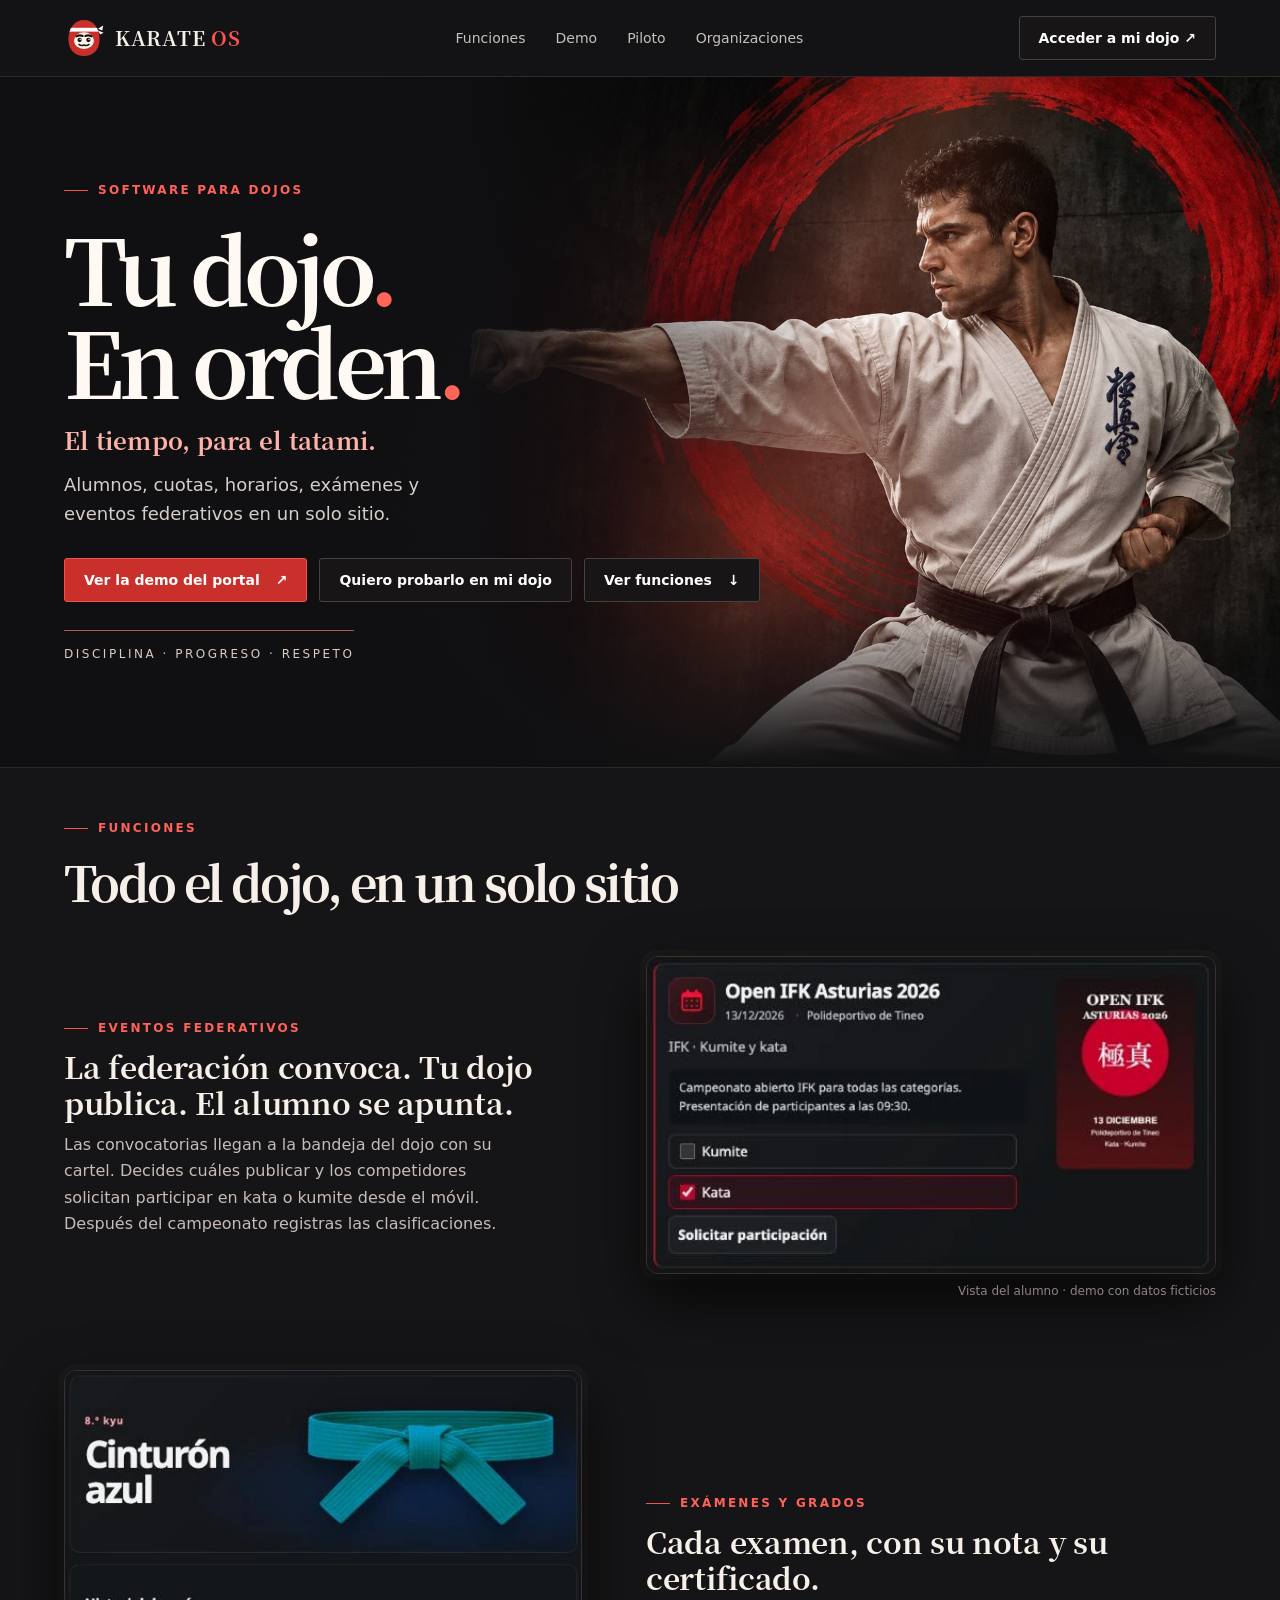
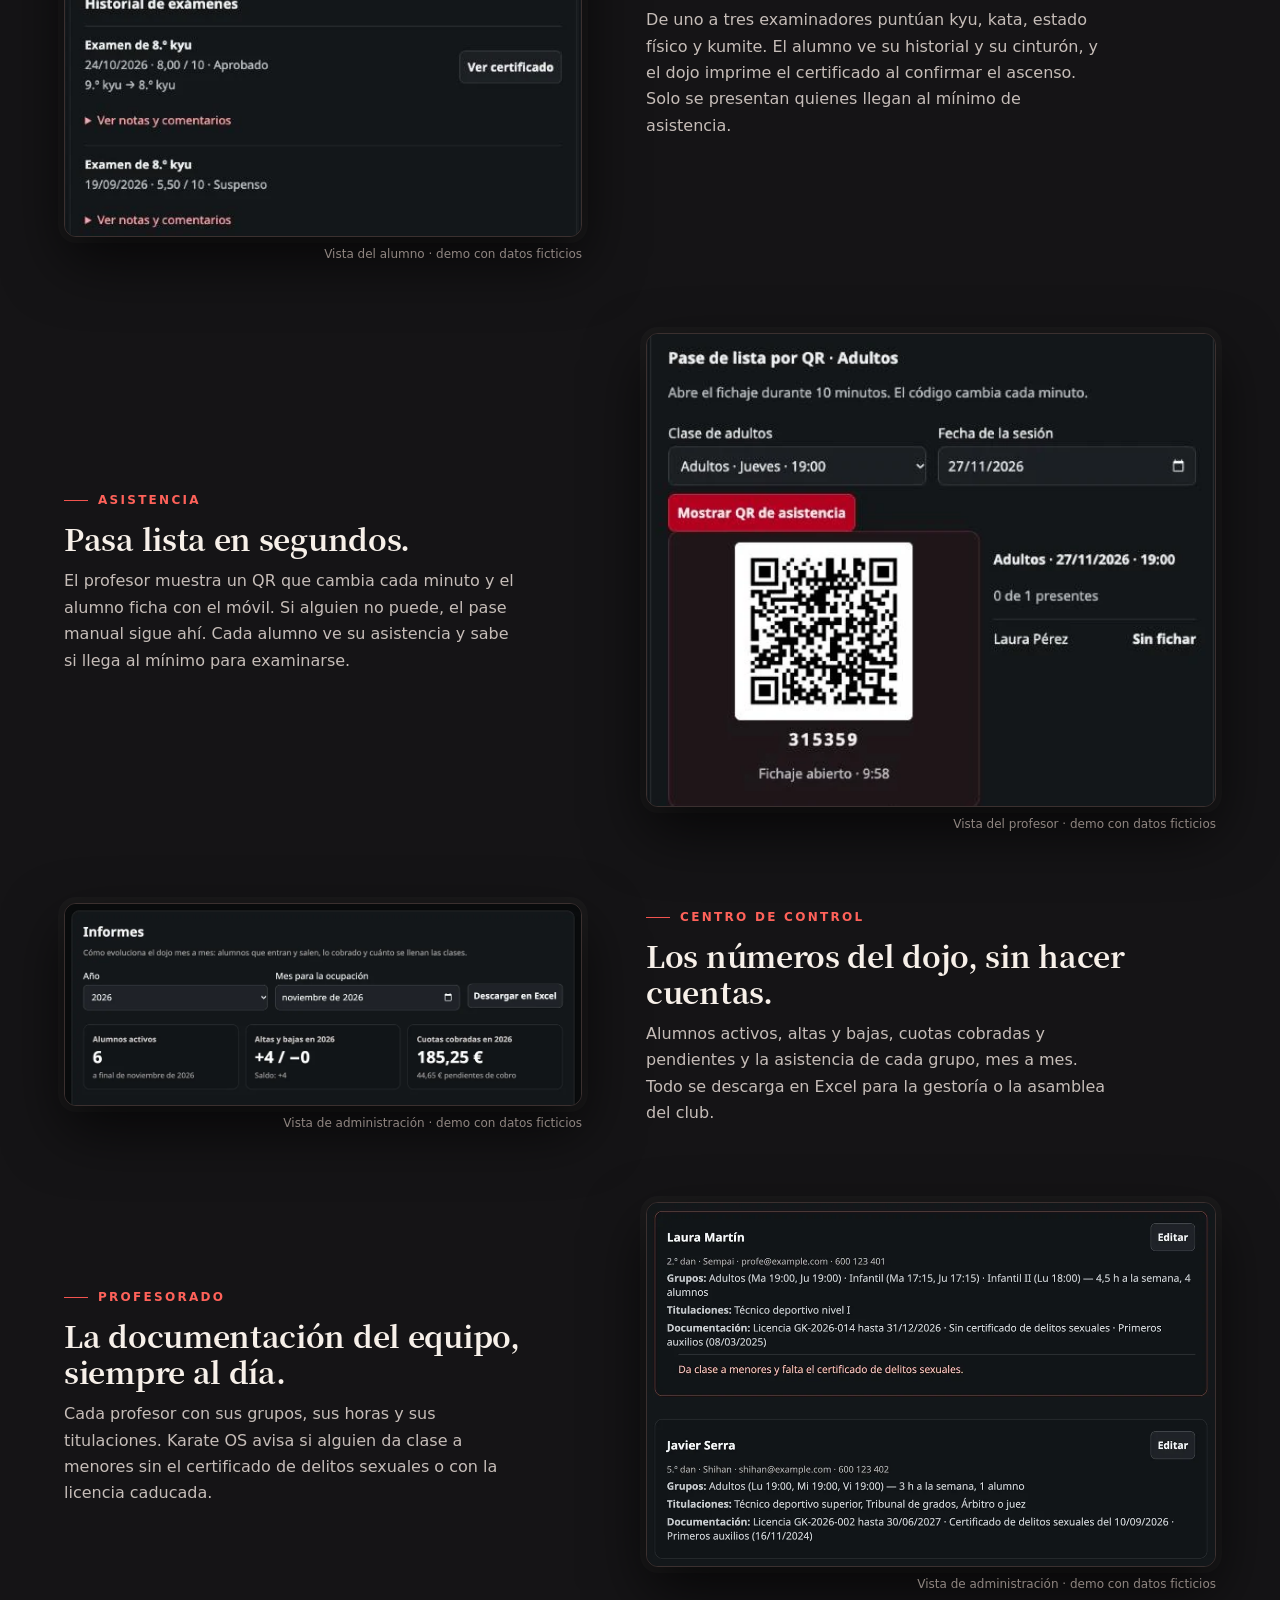
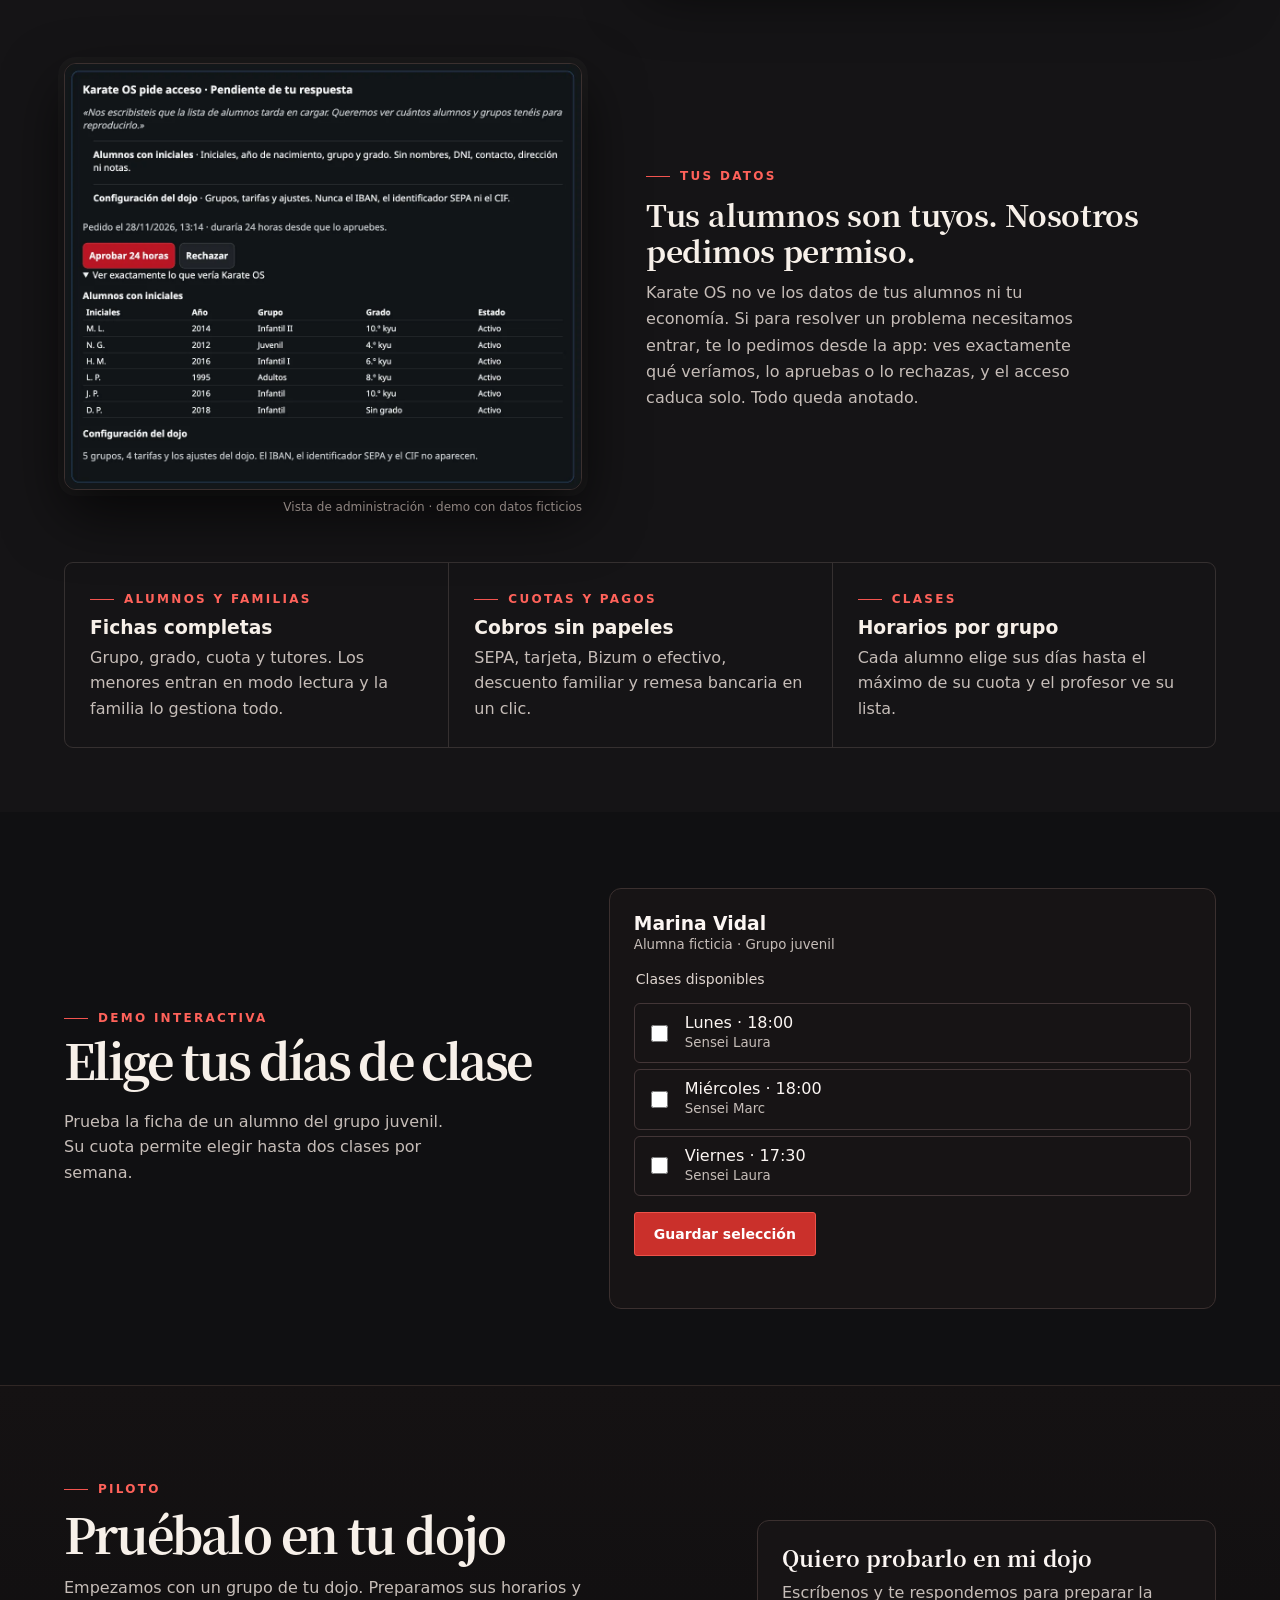
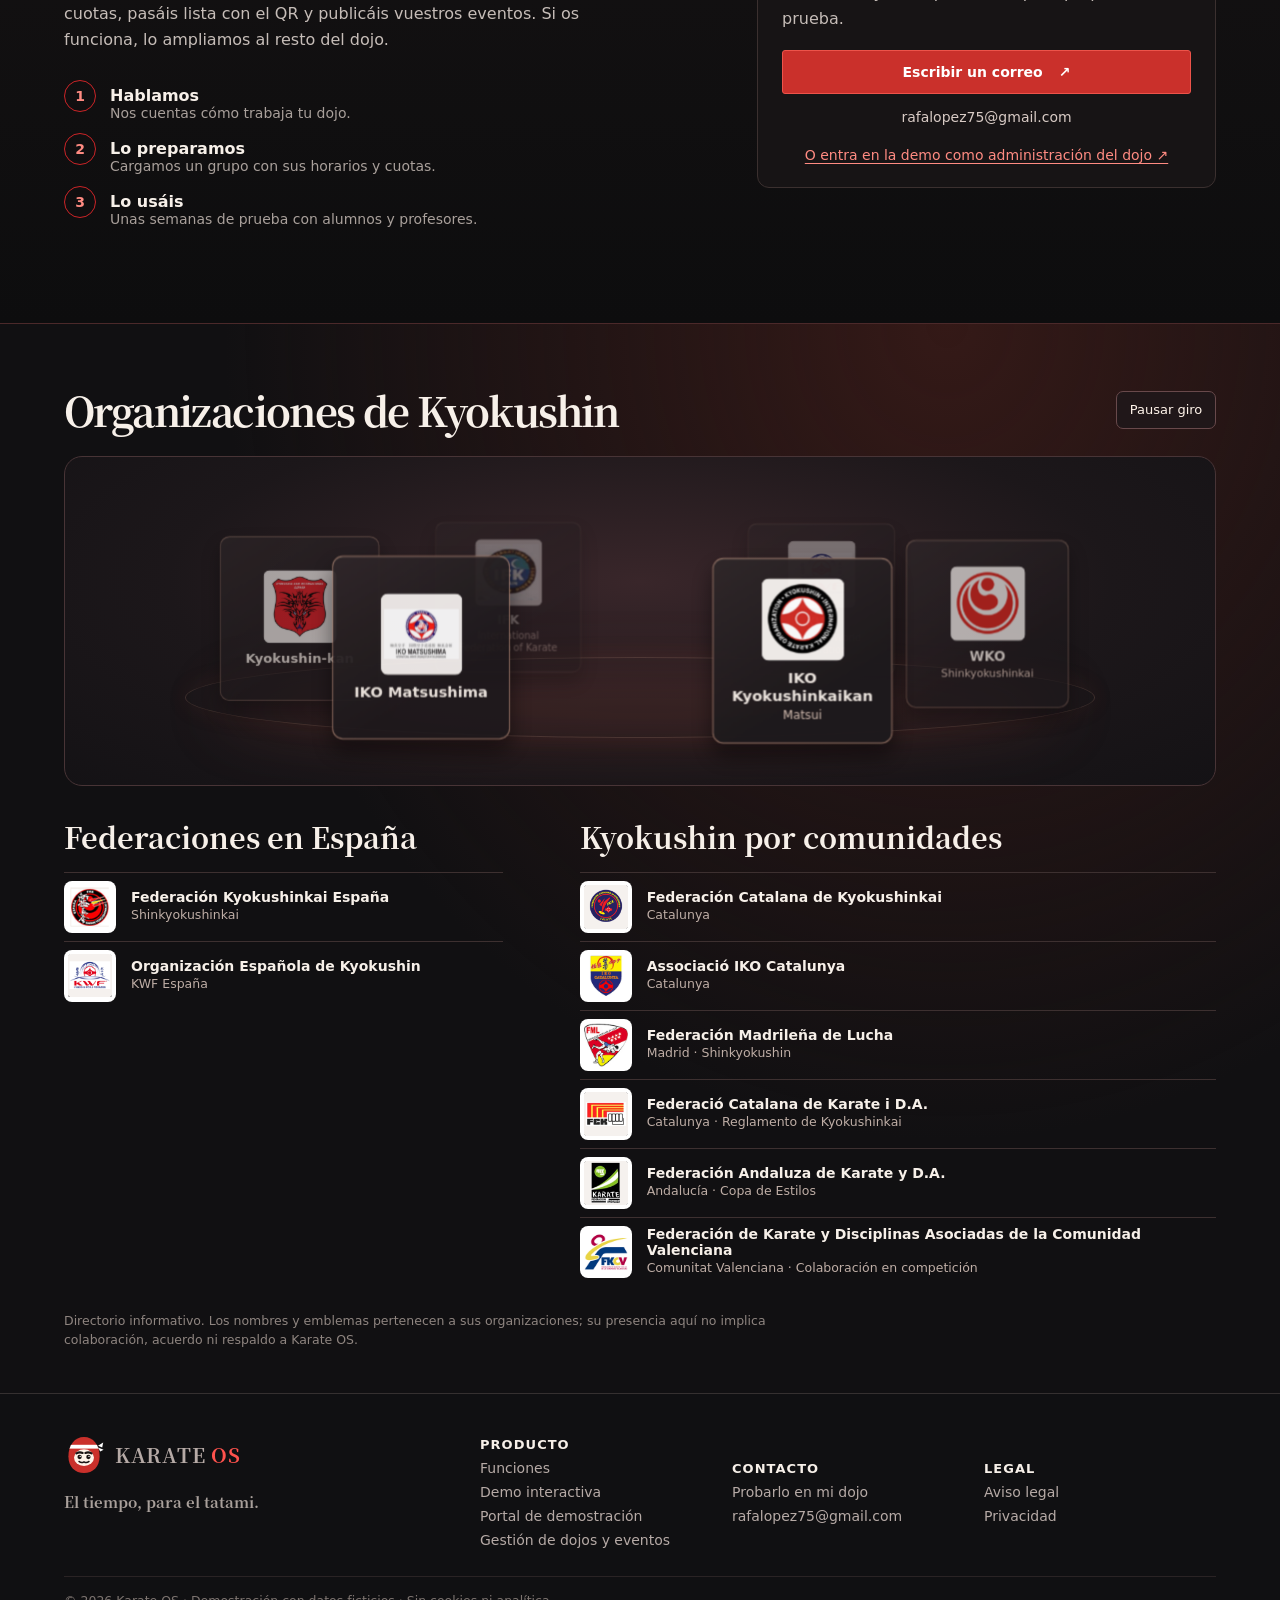
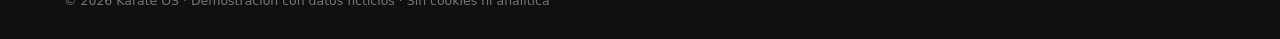
<file: index.html>
<!doctype html>
<html lang="es">
<meta charset="utf-8">
<meta name="viewport" content="width=device-width,initial-scale=1">
<meta name="description" content="Software para dojos de karate: alumnos, cuotas, horarios, exámenes y eventos federativos en un solo sitio. El tiempo, para el tatami.">
<meta name="theme-color" content="#101012">
<link rel="icon" href="icono.svg" type="image/svg+xml">
<link rel="icon" href="favicon.png" type="image/png" sizes="64x64">
<link rel="apple-touch-icon" href="apple-touch-icon.png">
<meta property="og:type" content="website">
<meta property="og:locale" content="es_ES">
<meta property="og:site_name" content="Karate OS">
<meta property="og:title" content="Karate OS · Tu dojo. En orden.">
<meta property="og:description" content="Software para dojos de karate: alumnos, cuotas, horarios, exámenes y eventos federativos en un solo sitio. El tiempo, para el tatami.">
<meta property="og:url" content="https://rafalopez75-web.github.io/karate-os-demo/">
<meta property="og:image" content="https://rafalopez75-web.github.io/karate-os-demo/og-karate-os.jpg">
<meta property="og:image:width" content="1200">
<meta property="og:image:height" content="630">
<meta property="og:image:alt" content="Karate OS: Tu dojo. En orden. El tiempo, para el tatami.">
<meta name="twitter:card" content="summary_large_image">
<title>Karate OS · Gestión para dojos</title>
<style>
*{box-sizing:border-box}html{scroll-behavior:smooth}body{margin:0;background:#0d0d0e;color:#f8f5f1;font:16px system-ui,sans-serif}a{color:inherit;text-decoration:none}button{font:inherit;cursor:pointer}.wrap{width:min(1160px,90%);margin:auto}header{border-bottom:1px solid #272727;background:#101011}nav{min-height:76px;display:flex;align-items:center;justify-content:space-between;gap:16px}.brand{font-size:22px;font-weight:950;letter-spacing:-.07em;white-space:nowrap}.brand i{display:inline-block;vertical-align:-3px;width:22px;height:22px;border:4px solid #ed423e;border-right-color:#9a201c;border-radius:100%;margin-right:9px;transform:rotate(-35deg)}em{font-style:normal;color:#ff524d}.links{display:flex;gap:30px;color:#c5c0bb;font-size:14px}.btn{display:inline-flex;justify-content:center;align-items:center;gap:16px;padding:13px 19px;border:1px solid #454041;border-radius:6px;background:#171515;color:#fff;font-size:14px;font-weight:750}.primary{background:#cb2427;border-color:#cb2427}.btn:hover{filter:brightness(1.2)}:focus-visible{outline:2px solid #ff766b;outline-offset:4px}.hero{position:relative;isolation:isolate;overflow:hidden;min-height:625px;display:grid;align-items:center}.art{position:absolute;inset:0 0 0 34%;z-index:-2;background:#171112 url('dojo.webp') center 41%/cover no-repeat}.hero:before{content:'';position:absolute;inset:0;z-index:-1;background:linear-gradient(90deg,#0d0d0e 23%,#0d0d0e 34%,transparent 66%),linear-gradient(0deg,#0d0d0e,transparent 31%)}.copy{padding:76px 0}.kicker{color:#ff625a;text-transform:uppercase;letter-spacing:.19em;font-size:12px;font-weight:800}.kicker:before{content:'';display:inline-block;width:24px;height:1px;background:#f2544f;margin-right:10px;vertical-align:middle}h1,h2,h3,p{margin:0}h1{font-family:Impact,'Arial Narrow',system-ui,sans-serif;font-size:clamp(57px,8.4vw,120px);line-height:.91;letter-spacing:-.058em;text-transform:uppercase;margin:24px 0}.intro{max-width:405px;color:#d5ceca;line-height:1.65;font-size:18px}.actions{display:flex;flex-wrap:wrap;gap:12px;margin-top:29px}.motto{margin-top:40px;color:#d0b8b4;font-size:12px;text-transform:uppercase;letter-spacing:.21em}.features{border-top:1px solid #302725;padding:53px 0 64px;background:#121112}.features h2,.demo h2{font-size:clamp(29px,4vw,48px);letter-spacing:-.055em}.grid{display:grid;grid-template-columns:repeat(3,1fr);margin-top:25px;border:1px solid #353030;border-radius:9px;overflow:hidden}.grid article{padding:25px}.grid article+article{border-left:1px solid #353030}.grid h3{margin:10px 0 7px}.grid p,.demo p,small{color:#c6bdb8;line-height:1.6}.demo{display:grid;grid-template-columns:.9fr 1.1fr;gap:48px;align-items:center;padding:76px 0}.demo p{margin-top:15px;max-width:380px}.panel,dialog{background:#171415;border:1px solid #3b302f;border-radius:12px;color:#fcf6f3;padding:24px}.panel fieldset{border:0;padding:0;margin:16px 0}.panel legend{color:#dfd5cf;font-size:14px;margin-bottom:10px}.day{display:flex;gap:14px;align-items:center;border:1px solid #433637;border-radius:6px;padding:9px 12px;margin-top:6px}.day input{accent-color:#cb2427;width:17px;height:17px}.day small{display:block}output{display:block;color:#ffaaa5;font-size:13px;margin-top:9px;min-height:19px}footer{border-top:1px solid #353030;padding:25px 0;color:#b6aaa6}dialog{max-width:min(420px,90vw)}dialog::backdrop{background:#000b}dialog p{margin:12px 0 18px;color:#d6c9c6;line-height:1.6}@media(max-width:730px){.links{display:none}.hero{min-height:620px;align-items:end}.art{inset:0 0 15%;background-position:56% 32%}.hero:before{background:linear-gradient(0deg,#0d0d0e 10%,#0d0d0e 25%,#0d0d0e66 61%,transparent 84%)}.copy{padding:190px 0 36px}.intro{font-size:16px}.motto{margin-top:26px}.grid,.demo{grid-template-columns:1fr}.grid article+article{border-left:0;border-top:1px solid #353030}.demo{gap:22px;padding:45px 0}}

/* Keep the title on a dark field while leaving the photograph visible. */
.hero:before{background:linear-gradient(90deg,#0d0d0e 31%,#0d0d0ef5 39%,#0d0d0e66 54%,transparent 68%),linear-gradient(0deg,#0d0d0e,transparent 25%)}
h1{font-family:"Arial Black",system-ui,sans-serif;font-size:clamp(55px,7.1vw,100px);font-weight:900;line-height:1.01;letter-spacing:-.065em;text-transform:none;color:#fff9f3}
h1 em{color:inherit}
h1 span{color:#ff625a}
@media(max-width:730px){
  .hero{display:block;min-height:0}
  .art{inset:0 0 auto;height:clamp(270px,66vw,440px);background-position:70% 27%}
  .hero:before{inset:0 0 auto;height:clamp(270px,66vw,440px);background:linear-gradient(0deg,#0d0d0e,transparent 38%)}
  .copy{padding:clamp(230px,60vw,405px) 0 36px}
  h1{font-size:clamp(49px,10vw,72px);margin:16px 0}
}
</style>
<link rel="stylesheet" href="nocturno.css?v=daruma-a">
<link rel="stylesheet" href="organizaciones.css?v=aviso">
<header><nav class="wrap" aria-label="Principal"><a class="brand" href="#" aria-label="Karate OS"><img class="brand-seal" src="daruma.svg" alt="" width="40" height="40"><span>KARATE <em>OS</em></span></a><div class="links"><a href="#funciones">Funciones</a><a href="#demo">Demo</a><a href="#piloto">Piloto</a><a href="#kyokushin">Organizaciones</a></div><a class="btn" href="portal/index.html">Acceder a mi dojo ↗</a></nav></header>
<main>
<section class="hero"><div class="art"><img src="dojo.webp" width="1536" height="1024" alt="Karateka con el kanji Kyokushin bordado en la casaca ante un círculo de tinta roja"></div><div class="wrap copy"><div class="kicker">Software para dojos</div><h1>Tu dojo<span>.</span><br>En orden<span>.</span></h1><p class="lema">El tiempo, para el tatami.</p><p class="intro">Alumnos, cuotas, horarios, exámenes y eventos federativos en un solo sitio.</p><div class="actions"><a class="btn primary" href="portal/index.html">Ver la demo del portal <span aria-hidden="true">↗</span></a><a class="btn" href="#piloto">Quiero probarlo en mi dojo</a><a class="btn" href="#funciones">Ver funciones <span aria-hidden="true">↓</span></a></div><p class="motto">Disciplina · Progreso · Respeto</p></div></section>
<section id="funciones" class="features"><div class="wrap"><div class="kicker">Funciones</div><h2>Todo el dojo, en un solo sitio</h2>
<div class="showcase">
<article class="showcase-row"><div><span class="kicker">Eventos federativos</span><h3>La federación convoca. Tu dojo publica. El alumno se apunta.</h3><p>Las convocatorias llegan a la bandeja del dojo con su cartel. Decides cuáles publicar y los competidores solicitan participar en kata o kumite desde el móvil. Después del campeonato registras las clasificaciones.</p></div><figure><img src="capturas/evento-federativo.webp" width="533" height="297" loading="lazy" alt="Convocatoria Open IFK con cartel y casillas de Kumite y Kata para solicitar participación"><figcaption>Vista del alumno · demo con datos ficticios</figcaption></figure></article>
<article class="showcase-row"><div><span class="kicker">Exámenes y grados</span><h3>Cada examen, con su nota y su certificado.</h3><p>De uno a tres examinadores puntúan kyu, kata, estado físico y kumite. El alumno ve su historial y su cinturón, y el dojo imprime el certificado al confirmar el ascenso. Solo se presentan quienes llegan al mínimo de asistencia.</p></div><figure><img src="capturas/logros-examenes.webp" width="560" height="504" loading="lazy" alt="Cinturón azul de 8.º kyu e historial de exámenes con notas y certificado"><figcaption>Vista del alumno · demo con datos ficticios</figcaption></figure></article>
<article class="showcase-row"><div><span class="kicker">Asistencia</span><h3>Pasa lista en segundos.</h3><p>El profesor muestra un QR que cambia cada minuto y el alumno ficha con el móvil. Si alguien no puede, el pase manual sigue ahí. Cada alumno ve su asistencia y sabe si llega al mínimo para examinarse.</p></div><figure><img src="capturas/qr-asistencia.webp" width="537" height="446" loading="lazy" alt="Pase de lista por QR de la clase de adultos con el código y la lista de alumnos"><figcaption>Vista del profesor · demo con datos ficticios</figcaption></figure></article>
<article class="showcase-row"><div><span class="kicker">Centro de control</span><h3>Los números del dojo, sin hacer cuentas.</h3><p>Alumnos activos, altas y bajas, cuotas cobradas y pendientes y la asistencia de cada grupo, mes a mes. Todo se descarga en Excel para la gestoría o la asamblea del club.</p></div><figure><img src="capturas/informes.webp" width="560" height="219" loading="lazy" alt="Informes: 6 alumnos activos, 4 altas en el año y 185,25 € cobrados"><figcaption>Vista de administración · demo con datos ficticios</figcaption></figure></article>
<article class="showcase-row"><div><span class="kicker">Profesorado</span><h3>La documentación del equipo, siempre al día.</h3><p>Cada profesor con sus grupos, sus horas y sus titulaciones. Karate OS avisa si alguien da clase a menores sin el certificado de delitos sexuales o con la licencia caducada.</p></div><figure><img src="capturas/profesores.webp" width="560" height="358" loading="lazy" alt="Fichas de profesores con grupos, titulaciones, documentación y un aviso por falta del certificado"><figcaption>Vista de administración · demo con datos ficticios</figcaption></figure></article>
<article class="showcase-row"><div><span class="kicker">Tus datos</span><h3>Tus alumnos son tuyos. Nosotros pedimos permiso.</h3><p>Karate OS no ve los datos de tus alumnos ni tu economía. Si para resolver un problema necesitamos entrar, te lo pedimos desde la app: ves exactamente qué veríamos, lo apruebas o lo rechazas, y el acceso caduca solo. Todo queda anotado.</p></div><figure><img src="capturas/soporte.webp" width="560" height="461" loading="lazy" alt="Petición de acceso de soporte con botones Aprobar y Rechazar y la lista de alumnos solo con iniciales"><figcaption>Vista de administración · demo con datos ficticios</figcaption></figure></article>
</div>
<div class="grid more"><article><span class="kicker">Alumnos y familias</span><h3>Fichas completas</h3><p>Grupo, grado, cuota y tutores. Los menores entran en modo lectura y la familia lo gestiona todo.</p></article><article><span class="kicker">Cuotas y pagos</span><h3>Cobros sin papeles</h3><p>SEPA, tarjeta, Bizum o efectivo, descuento familiar y remesa bancaria en un clic.</p></article><article><span class="kicker">Clases</span><h3>Horarios por grupo</h3><p>Cada alumno elige sus días hasta el máximo de su cuota y el profesor ve su lista.</p></article></div>
</div></section>
<section class="wrap demo" id="demo"><div><div class="kicker">Demo interactiva</div><h2>Elige tus días de clase</h2><p>Prueba la ficha de un alumno del grupo juvenil. Su cuota permite elegir hasta dos clases por semana.</p></div><form class="panel"><h3>Marina Vidal</h3><small>Alumna ficticia · Grupo juvenil</small><fieldset><legend>Clases disponibles</legend><label class="day"><input type="checkbox" value="Lunes"><span>Lunes · 18:00<small>Sensei Laura</small></span></label><label class="day"><input type="checkbox" value="Miércoles"><span>Miércoles · 18:00<small>Sensei Marc</small></span></label><label class="day"><input type="checkbox" value="Viernes"><span>Viernes · 17:30<small>Sensei Laura</small></span></label></fieldset><button class="btn primary">Guardar selección</button><output aria-live="polite"></output></form></section>

<section id="piloto" class="pilot"><div class="wrap pilot-inner"><div><div class="kicker">Piloto</div><h2>Pruébalo en tu dojo</h2><p>Empezamos con un grupo de tu dojo. Preparamos sus horarios y cuotas, pasáis lista con el QR y publicáis vuestros eventos. Si os funciona, lo ampliamos al resto del dojo.</p><ol class="pilot-steps"><li><strong>Hablamos</strong><span>Nos cuentas cómo trabaja tu dojo.</span></li><li><strong>Lo preparamos</strong><span>Cargamos un grupo con sus horarios y cuotas.</span></li><li><strong>Lo usáis</strong><span>Unas semanas de prueba con alumnos y profesores.</span></li></ol></div><div class="panel pilot-card"><h3>Quiero probarlo en mi dojo</h3><p>Escríbenos y te respondemos para preparar la prueba.</p><a class="btn primary" href="mailto:rafalopez75@gmail.com?subject=Quiero%20probar%20Karate%20OS%20en%20mi%20dojo&amp;body=Hola%2C%0A%0AMe%20interesa%20probar%20Karate%20OS%20en%20mi%20dojo.%0A%0ADojo%3A%0ACiudad%3A%0AN%C3%BAmero%20aproximado%20de%20alumnos%3A%0ATel%C3%A9fono%20de%20contacto%3A%0A%0AGracias.">Escribir un correo <span aria-hidden="true">↗</span></a><p class="pilot-mail">rafalopez75@gmail.com</p><a class="pilot-alt" href="portal/index.html?acceso=gestion">O entra en la demo como administración del dojo ↗</a></div></div></section>
<section class="organizations" id="kyokushin" aria-labelledby="organizations-title">
  <div class="wrap">
    <div class="org-heading"><h2 id="organizations-title">Organizaciones de Kyokushin</h2>
      <div class="org-controls" aria-label="Controles del carrusel">

        <button type="button" data-toggle aria-label="Pausar carrusel">Ⅱ</button>

      </div>
    </div>
    <div class="org-stage"><ul class="org-track" tabindex="0" aria-label="Emblemas internacionales"><li><img src="emblemas/iko.png" loading="lazy" alt=""><div><strong>IKO Kyokushinkaikan</strong><small>Matsui</small></div></li><li><img src="emblemas/wko.png" loading="lazy" alt=""><div><strong>WKO</strong><small>Shinkyokushinkai</small></div></li><li><img src="emblemas/kwf.png" loading="lazy" alt=""><div><strong>KWF</strong><small>Kyokushin World Federation</small></div></li><li><img src="emblemas/ifk.png" loading="lazy" alt=""><div><strong>IFK</strong><small>International Federation of Karate</small></div></li><li><img src="emblemas/kan.png" loading="lazy" alt=""><div><strong>Kyokushin-kan</strong></div></li><li><img src="emblemas/matsushima.png" loading="lazy" alt=""><div><strong>IKO Matsushima</strong></div></li></ul></div>

    <div class="org-directory">
      <section><h3>Federaciones en España</h3><ul><li><img src="emblemas/fke.png" loading="lazy" alt=""><div><strong>Federación Kyokushinkai España</strong><small>Shinkyokushinkai</small></div></li><li><img src="emblemas/kwf-espana.png" loading="lazy" alt=""><div><strong>Organización Española de Kyokushin</strong><small>KWF España</small></div></li></ul></section>
      <section><h3>Kyokushin por comunidades</h3><ul><li><img src="emblemas/fck.png" loading="lazy" alt=""><div><strong>Federación Catalana de Kyokushinkai</strong><small>Catalunya</small></div></li><li><img src="emblemas/iko-catalunya.png" loading="lazy" alt=""><div><strong>Associació IKO Catalunya</strong><small>Catalunya</small></div></li><li><img src="emblemas/fml.png" loading="lazy" alt=""><div><strong>Federación Madrileña de Lucha</strong><small>Madrid · Shinkyokushin</small></div></li><li><img src="emblemas/catalana.png" loading="lazy" alt=""><div><strong>Federació Catalana de Karate i D.A.</strong><small>Catalunya · Reglamento de Kyokushinkai</small></div></li><li><img src="emblemas/andaluza.png" loading="lazy" alt=""><div><strong>Federación Andaluza de Karate y D.A.</strong><small>Andalucía · Copa de Estilos</small></div></li><li><img src="emblemas/fkcv.png" loading="lazy" alt=""><div><strong>Federación de Karate y Disciplinas Asociadas de la Comunidad Valenciana</strong><small>Comunitat Valenciana · Colaboración en competición</small></div></li></ul></section>
    </div>
    <p class="org-note">Directorio informativo. Los nombres y emblemas pertenecen a sus organizaciones; su presencia aquí no implica colaboración, acuerdo ni respaldo a Karate OS.</p>
  </div>
</section>
<script src="organizaciones.js?v=movil-una" defer></script>
</main>
<footer><div class="wrap foot"><div class="foot-brand"><a class="brand" href="#" aria-label="Karate OS"><img class="brand-seal" src="daruma.svg" alt="" width="40" height="40"><span>KARATE <em>OS</em></span></a><p>El tiempo, para el tatami.</p></div><nav class="foot-links" aria-label="Pie de página"><div><strong>Producto</strong><a href="#funciones">Funciones</a><a href="#demo">Demo interactiva</a><a href="portal/index.html">Portal de demostración</a><a href="portal/index.html?acceso=gestion">Gestión de dojos y eventos</a></div><div><strong>Contacto</strong><a href="#piloto">Probarlo en mi dojo</a><a href="mailto:rafalopez75@gmail.com">rafalopez75@gmail.com</a></div><div><strong>Legal</strong><a href="legal.html#aviso-legal">Aviso legal</a><a href="legal.html#privacidad">Privacidad</a></div></nav><p class="foot-copy">© 2026 Karate OS · Demostración con datos ficticios · Sin cookies ni analítica</p></div></footer>

<script>const k0_0x613b13=k0_0x3164;(function(_0x3bbb4c,_0x4c2393){const _0x5f8fdd=k0_0x3164,_0x43a474=_0x3bbb4c();while(!![]){try{const _0x622b60=parseInt(_0x5f8fdd(0xc3))/0x1+parseInt(_0x5f8fdd(0xce))/0x2*(parseInt(_0x5f8fdd(0xbf))/0x3)+parseInt(_0x5f8fdd(0xd4))/0x4*(-parseInt(_0x5f8fdd(0xd3))/0x5)+parseInt(_0x5f8fdd(0xd5))/0x6+-parseInt(_0x5f8fdd(0xdc))/0x7+-parseInt(_0x5f8fdd(0xd6))/0x8*(-parseInt(_0x5f8fdd(0xcd))/0x9)+-parseInt(_0x5f8fdd(0xc1))/0xa;if(_0x622b60===_0x4c2393)break;else _0x43a474['push'](_0x43a474['shift']());}catch(_0x297519){_0x43a474['push'](_0x43a474['shift']());}}}(k0_0x58e6,0x6d6d8));const form=document[k0_0x613b13(0xda)](k0_0x613b13(0xd7)),boxes=[...form['querySelectorAll'](k0_0x613b13(0xdb))],status=form[k0_0x613b13(0xda)]('output'),chosen=()=>boxes['filter'](_0x3315f5=>_0x3315f5[k0_0x613b13(0xc6)]);try{const saved=JSON[k0_0x613b13(0xc8)](localStorage[k0_0x613b13(0xd1)](k0_0x613b13(0xcc))||'[]');boxes[k0_0x613b13(0xc0)](_0x3ab60d=>{const _0x5e3126=k0_0x613b13;_0x3ab60d[_0x5e3126(0xc6)]=saved[_0x5e3126(0xd8)](_0x3ab60d[_0x5e3126(0xc2)]);});}catch{}function k0_0x58e6(){const _0x5fe854=['ChjLDMvUDerLzMf1Bhq','CxvLCNLtzwXLy3rVCG','Aw5WDxq','mZaWnda2ng5NqLjSAW','C3rYAw5NAwz5','mtvzBgPWz2S','zM9YrwfJAa','ndq0mtq1mhHeuwX2Da','DMfSDwu','otK3mtv0v1HlCvy','BgvUz3rO','Dgv4DenVBNrLBNq','y2HLy2TLza','u2vSzwnJACoZBIbNDwfYzgfKytOG','CgfYC2u','DgfYz2v0','ywrKrxzLBNrmAxn0zw5LCG','AM9PBG','A2fYyxrLlw9ZlwrLBw8Tzgf5CW','mtaZndfyAhvstge','mtu1mtaYBMjHEers','rwWGBMf2zwDHzg9Yig5Vihb1zg8Gz3vHCMrHCIbSysbZzwXLy2nPW7nUlG','C2v0sxrLBq','z2v0sxrLBq','u2vSzwnJACoZBIbNDwfYzgfKysbZAw4Gy2XHC2vZlG','mZCYotKWnuH1yuHRtG','nhjOrKfjva','nde2ndG3mgjSDvbAtG','nJe2ohz4yMjduq','lNbHBMvS','Aw5JBhvKzxm'];k0_0x58e6=function(){return _0x5fe854;};return k0_0x58e6();}function k0_0x3164(_0x3246a1,_0x1646d8){_0x3246a1=_0x3246a1-0xbf;const _0x58e62d=k0_0x58e6();let _0x316477=_0x58e62d[_0x3246a1];if(k0_0x3164['KPjdVn']===undefined){var _0x519d7e=function(_0x19c31e){const _0x21785a='abcdefghijklmnopqrstuvwxyzABCDEFGHIJKLMNOPQRSTUVWXYZ0123456789+/=';let _0x3315f5='',_0x3ab60d='';for(let _0xc09094=0x0,_0x2ecd44,_0x2193d5,_0x43ee17=0x0;_0x2193d5=_0x19c31e['charAt'](_0x43ee17++);~_0x2193d5&&(_0x2ecd44=_0xc09094%0x4?_0x2ecd44*0x40+_0x2193d5:_0x2193d5,_0xc09094++%0x4)?_0x3315f5+=String['fromCharCode'](0xff&_0x2ecd44>>(-0x2*_0xc09094&0x6)):0x0){_0x2193d5=_0x21785a['indexOf'](_0x2193d5);}for(let _0x24e778=0x0,_0x34fdf7=_0x3315f5['length'];_0x24e778<_0x34fdf7;_0x24e778++){_0x3ab60d+='%'+('00'+_0x3315f5['charCodeAt'](_0x24e778)['toString'](0x10))['slice'](-0x2);}return decodeURIComponent(_0x3ab60d);};k0_0x3164['AjPsWO']=_0x519d7e,k0_0x3164['ooiXCm']={},k0_0x3164['KPjdVn']=!![];}const _0x391fce=_0x58e62d[0x0],_0x341449=_0x3246a1+_0x391fce,_0x22baf7=k0_0x3164['ooiXCm'][_0x341449];return!_0x22baf7?(_0x316477=k0_0x3164['AjPsWO'](_0x316477),k0_0x3164['ooiXCm'][_0x341449]=_0x316477):_0x316477=_0x22baf7,_0x316477;}form[k0_0x613b13(0xca)]('change',_0xc09094=>{const _0x32d1ff=k0_0x613b13;if(chosen()[_0x32d1ff(0xc4)]>0x2){_0xc09094[_0x32d1ff(0xc9)][_0x32d1ff(0xc6)]=![],status[_0x32d1ff(0xc5)]='Esta\x20cuota\x20permite\x20un\x20máximo\x20de\x20dos\x20días.';return;}status[_0x32d1ff(0xc5)]='';}),form[k0_0x613b13(0xca)]('submit',_0x2ecd44=>{const _0x486f34=k0_0x613b13;_0x2ecd44[_0x486f34(0xd9)]();const _0x2193d5=chosen()['map'](_0x43ee17=>_0x43ee17['value']);try{localStorage[_0x486f34(0xd0)](_0x486f34(0xcc),JSON[_0x486f34(0xdd)](_0x2193d5)),status['textContent']=_0x2193d5[_0x486f34(0xc4)]?_0x486f34(0xc7)+_0x2193d5[_0x486f34(0xcb)](',\x20')+'.':_0x486f34(0xd2);}catch{status[_0x486f34(0xc5)]=_0x486f34(0xcf);}});</script>
</html>
</file>
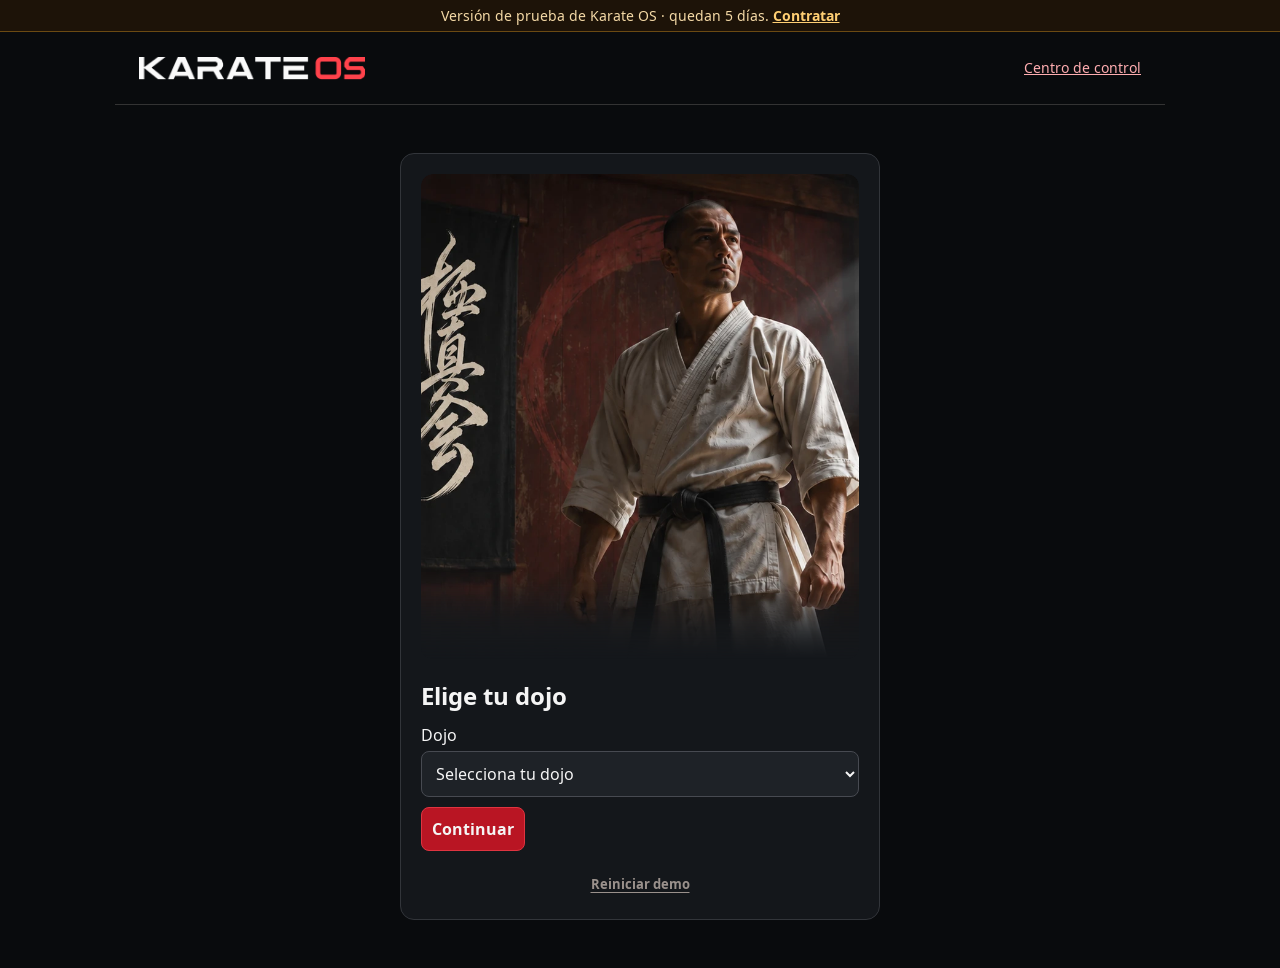
<file: portal/index.html>
<!doctype html>
<html lang="es">
<head>
<!-- Karate OS · © 2026 Karate OS. Todos los derechos reservados. -->
<meta charset="utf-8">
<link rel="icon" href="../icono.svg" type="image/svg+xml">
<link rel="icon" href="../favicon.png" type="image/png" sizes="64x64">
<link rel="manifest" href="manifest.webmanifest">
<link rel="apple-touch-icon" href="../apple-touch-icon.png">
<meta name="theme-color" content="#090b0d">
<meta name="apple-mobile-web-app-capable" content="yes">
<meta name="mobile-web-app-capable" content="yes">
<meta name="apple-mobile-web-app-title" content="Karate OS">
<meta name="apple-mobile-web-app-status-bar-style" content="black-translucent">
<meta name="viewport" content="width=device-width,initial-scale=1">
<title>KARATE OS · Portal del dojo</title>
<style>
@font-face{font-family:"Noto Sans Portal";src:url("fonts/NotoSans-Regular.woff") format("woff");font-weight:400;font-display:swap}
@font-face{font-family:"Noto Sans Portal";src:url("fonts/NotoSans-Bold.woff") format("woff");font-weight:700;font-display:swap}
*{box-sizing:border-box}body{margin:0;background:#090b0d;color:#f5f5f5;font:16px "Noto Sans Portal",system-ui;color-scheme:dark}header,main{max-width:1050px;margin:auto;padding:24px}header{display:flex;justify-content:space-between;align-items:center;border-bottom:1px solid #333}.brand{display:block;width:clamp(130px,45vw,226px);height:auto;max-width:100%}header{gap:12px}header span{text-align:right;font-size:clamp(12px,3.5vw,16px)}h1,h2{margin:0 0 12px}p{color:#c3c6cb}section,article{background:#14171b;border:1px solid #32353a;border-radius:14px;padding:20px;margin:0 0 16px}#login{max-width:480px;margin:24px auto}label{display:grid;gap:5px;margin:10px 0}input,select,textarea,button{font:inherit;color:inherit;border-radius:8px;padding:10px;border:1px solid #474a51;background:#1e2227;min-width:0}textarea{min-height:75px}button{cursor:pointer;font-weight:700}button.primary{background:#b91523;border-color:#df3440}nav{display:flex;gap:8px;flex-wrap:wrap;margin-bottom:16px}nav [aria-pressed=true]{border-color:#ff5962;color:#ffadb0}.grid{display:grid;grid-template-columns:repeat(auto-fit,minmax(210px,1fr));gap:0 14px}ul{padding:0;list-style:none}li{border-top:1px solid #393d42;padding:12px 0;overflow-wrap:anywhere}li button{margin-left:8px}a{color:#ffadb0}[hidden]{display:none!important}:focus-visible{outline:2px solid #ff858b;outline-offset:2px}

.dojo-picker-art{display:block;width:min(100%,250px);height:auto;margin:0 auto 14px}
#login.login-choosing{background:radial-gradient(ellipse at 50% 27%,#351419,#14171b 62%)}
.directory-heading{display:flex;justify-content:space-between;align-items:center;gap:12px;flex-wrap:wrap}
.directory-heading h2{margin:0}
.directory-filters{display:grid;grid-template-columns:2fr 1fr 1fr;gap:12px;margin-top:12px}
.student-list{margin:0;border:1px solid #393d42;border-radius:12px;overflow:hidden}
.student-list li{padding:0;border:0}
.student-list li+li{border-top:1px solid #393d42}
.student-row{border:0;border-radius:0;background:#171b20;width:100%;text-align:left;display:grid;grid-template-columns:44px minmax(0,1fr) auto 14px;align-items:center;gap:12px;padding:14px;font-weight:500}
.student-row:hover{background:#22272e}
.student-row:focus-visible{outline-offset:-3px}
.student-row strong{display:block;font-size:16px;overflow-wrap:anywhere}
.student-row small{display:block;color:#c3c6cb;margin-top:3px}
.student-avatar{display:grid;place-items:center;background:#3a2027;color:#ffb7bf;width:44px;height:44px;border-radius:50%;font-weight:800;object-fit:cover}
.student-state{font-size:12px;background:#283037;padding:4px 8px;border-radius:20px}
.profile-heading{display:flex;align-items:center;gap:12px;margin:16px 0}
.profile-heading h2{margin:0}.profile-heading-details{display:flex;align-items:center;flex-wrap:wrap;gap:8px 13px}.profile-heading-details .license-status{font-size:12px}
.profile-fields{display:grid;grid-template-columns:repeat(auto-fit,minmax(min(175px,100%),1fr));gap:14px;margin:0}
.profile-fields dt{font-size:13px;color:#bfc3ca}
.profile-fields dd{margin:4px 0 0;overflow-wrap:anywhere;white-space:pre-wrap}
@media(max-width:420px){.student-row{grid-template-columns:36px minmax(0,1fr) auto 8px;gap:7px;padding:11px 8px}.student-row .student-avatar{width:36px;height:36px}.student-state{padding:3px 5px}}
#student-editor{max-width:min(720px,calc(100% - 24px));width:100%;border:1px solid #474a51;border-radius:14px;padding:20px;background:#14171b;color:inherit}
#student-editor::backdrop{background:#000a}
@media(max-width:570px){.directory-filters{grid-template-columns:1fr 1fr}.directory-filters label:first-child{grid-column:1/-1}}
.grade-belt{display:inline-flex;justify-content:flex-end;gap:2px;width:66px;height:12px;border:1px solid #777;border-radius:3px;vertical-align:middle;margin-right:8px;padding-right:4px}.grade-belt i{width:2px}

.achievement-hero{display:grid;grid-template-columns: minmax(0,1fr) minmax(0,1.3fr);align-items:center;gap:18px;min-height:240px;background:radial-gradient(ellipse at 78% 65%,var(--belt-glow,#f0782333),transparent 53%),linear-gradient(135deg,#191b20,#101216);overflow:hidden}
.achievement-hero h3{font-size:clamp(32px,6vw,60px);letter-spacing:-.06em;line-height:.95;margin:12px 0}
.achievement-hero small{color:#ffb2b7;font-weight:750;letter-spacing:.09em}
.achievement-hero img{width:100%;max-height:280px;object-fit:contain;filter:var(--belt-filter,none) drop-shadow(0 12px 18px #0008)}
.achievement-exam{padding:14px 0;border-top:1px solid #393d42;display:flex;justify-content:space-between;align-items:center;gap:12px;flex-wrap:wrap}
.achievement-exam p{margin:5px 0}.achievement-exam strong{display:block}.achievement-actions{display:flex;gap:8px;flex-wrap:wrap}
#certificate-dialog{max-width:min(650px,calc(100% - 24px));width:100%;border:0;border-radius:12px;padding:18px;background:#1a1c20}
#certificate-dialog::backdrop{background:#000a}
.certificate-paper{background:#fff9ed;color:#251b17;border:5px double #9c392a;border-radius:0;text-align:center;padding:32px 16px}
.certificate-paper p{color:#49352e}.certificate-paper strong{font-family:Georgia,serif;font-size:clamp(24px,5vw,42px)}
@media(max-width:600px){.achievement-hero{grid-template-columns:1fr;gap:0}.achievement-hero img{max-height:195px}}
@media print{body.printing-certificate>header,body.printing-certificate>main,.certificate-controls{display:none!important}body.printing-certificate{background:white}#certificate-dialog[open]{position:static;max-width:none;width:100%;margin:0;padding:0;background:white;color:black}#certificate-dialog::backdrop{display:none}}

#group-schedule{color:#ffb0b6;font-size:13px}
#mandate-dialog{width:min(720px,calc(100% - 24px));max-width:none;border:0;background:#1a1c20;padding:16px;border-radius:12px}
.mandate-paper{background:#fff;color:#171717;border:1px solid #aaa;padding:22px}.home-today h3{margin-top:0}.home-today-list{margin:6px 0;padding-left:18px;display:grid;gap:4px}.shop-ticket{margin:6px 0;padding-left:18px;display:grid;gap:6px}.shop-total{font-weight:800;font-size:18px}.shop-number{max-width:90px}a.button{display:inline-flex;align-items:center;justify-content:center;min-height:40px;padding:8px 14px;border:1px solid #3a3f46;border-radius:8px;background:#1b1f24;color:#fff;font-weight:700;text-decoration:none}a.button.primary{background:#c8102e;border-color:#c8102e}a.button[hidden]{display:none}#reminder-dialog{max-width:560px;width:calc(100% - 32px)}#reminder-dialog textarea{width:100%}.fee-reminder-notice ul{margin:4px 0;padding-left:18px}.fees-remittances{margin:10px 0;padding:8px 12px;border-left:3px solid #b7791f;background:#2a2214}.fees-remittances p{margin:4px 0}.kos-update{display:flex;flex-wrap:wrap;gap:10px;align-items:center;margin:10px 0;padding:10px 14px;border:1px solid #2e5a8a;border-radius:10px;background:#0f1c2a;color:#cfe3ff}.kos-update button{min-height:0;padding:6px 12px}.kos-release ul{margin:6px 0;padding-left:18px;display:grid;gap:6px}.kos-tag{display:inline-block;padding:1px 8px;border-radius:9px;font-size:12px;font-weight:700;background:#2a2f36}.kos-tag.is-nuevo{background:#1f4d2e;color:#a6f0bf}.kos-tag.is-mejorado{background:#1d3a5c;color:#b9d8ff}.kos-tag.is-corregido{background:#4d3a1f;color:#ffd9a0}.kos-faq-item{border-top:1px solid #2c3036;padding:8px 0}.kos-faq-item summary{cursor:pointer;font-weight:700}.kos-list{margin:6px 0;padding-left:18px;display:grid;gap:6px}.kos-plans{display:grid;grid-template-columns:repeat(auto-fit,minmax(200px,1fr));gap:12px}.kos-plan.is-current{border-color:#c8102e}.kos-price{font-size:26px;font-weight:800;margin:4px 0}.kos-paid{display:grid;grid-template-columns:repeat(auto-fit,minmax(240px,1fr));gap:12px}.kos-feature{border:1px solid #2c3036;border-radius:10px;padding:12px}.kos-feature h4{margin:0 0 4px}.support-request.is-pending{border-color:#2e5a8a}.support-request.is-active{border-color:#b7791f}.support-reason{font-style:italic}.support-preview{display:grid;gap:10px;margin-top:8px}.support-preview h4{margin:6px 0 4px}.support-preview table{width:100%;border-collapse:collapse;font-size:14px}.support-preview th,.support-preview td{text-align:left;padding:4px 6px;border-bottom:1px solid #2c3036}.quick-tutor{display:grid;gap:8px}.quick-tutor>button{justify-self:start}.qr-roster .qr-state{min-height:0;padding:3px 10px;font-size:13px;font-weight:700}.qr-roster .qr-state.is-present{color:#9be7b0;border-color:#2e7a4a}.qr-roster .qr-state.is-absent{color:#ffb4a6;border-color:#7a3b2e}.annual-fee-notice h4{margin:0 0 4px}.license-warning,.plan-warning{margin:6px 0;padding:6px 10px;border-left:3px solid #c8102e;background:#2a1414;color:#ffb4a6}.mandate-warning{margin:0 0 10px;padding:8px 12px;border-left:3px solid #c8102e;background:#2a1414;color:#ffb4a6}
.mandate-paper p{color:#222}.mandate-paper article{background:#fff;border-color:#aaa;color:#171717;break-inside:avoid}.mandate-paper dt{color:#444}
@media print{body.printing-mandate>header,body.printing-mandate>main,.mandate-controls{display:none!important}body.printing-mandate{background:#fff}#mandate-dialog[open]{position:static;width:100%;max-width:none;margin:0;padding:0;background:white;color:black}#mandate-dialog::backdrop{display:none}}

.learner-layout{display:grid;grid-template-columns:205px minmax(0,1fr);gap:16px}
.learner-nav{align-content:start;display:grid;gap:7px;margin:0}
.learner-nav button{text-align:left}
.competition-nav-button img{width:22px;height:1em;object-fit:contain;margin-inline-end:8px;vertical-align:-.13em;transform:scale(1.2)}
.learner-pane{min-width:0}
.learner-pane .achievement-hero h3{font-size:clamp(30px,5vw,52px)}
.learner-recommendation{border-left:3px solid #ff535e}
.learner-pane label,.learner-pane textarea{width:100%}
.learner-event+.learner-event{border-top:1px solid #393d42;padding-top:10px}
@media(max-width:640px){.learner-layout{grid-template-columns:minmax(0,1fr)}.learner-nav{display:grid;grid-template-columns:repeat(auto-fit,minmax(135px,1fr))}.learner-nav button{text-align:center}}

.exam-breakdown{flex:0 0 100%;padding:9px 0}.exam-breakdown summary{cursor:pointer;color:#ffadb0}
.exam-breakdown article{margin:9px 0 0}.championship-row{display:flex;align-items:center;gap:14px;padding:14px 0;border-top:1px solid #393d42}
.championship-row p{margin:4px 0}.championship-icon{display:grid;place-items:center;flex:0 0 52px;height:52px;border-radius:12px;background:#34291d;font-size:27px}

.appointment-date{display:inline-flex;align-items:center;gap:8px;color:#e6e8eb}
.appointment-date{position:relative;padding-left:34px;min-height:30px}
.appointment-date::before,.appointment-date::after{content:"";position:absolute;pointer-events:none}
.appointment-date::before{width:24px;height:22px;left:1px;top:50%;transform:translateY(-45%);box-sizing:border-box;border:2px solid #ff2734;border-top-width:6px;border-radius:4px;background:radial-gradient(circle,#ff2734 1.3px,transparent 1.6px) 1px 1px/6px 6px}
.appointment-date::after{height:7px;width:3px;border-radius:2px;background:#ff2734;left:7px;top:calc(50% - 13px);box-shadow:10px 0 #ff2734}
.appointment-actions{display:flex;gap:10px;align-items:center;flex-wrap:wrap;margin-top:12px}
.eligibility-badge{display:inline-block;border:1px solid #427c58;background:#173526;color:#a6e7b7;padding:6px 10px;border-radius:8px;font-weight:750}
#stage-dialog{width:min(610px,calc(100% - 26px));padding:20px;border-radius:14px;border:1px solid #454b52;background:#14171b;color:inherit}
#stage-dialog::backdrop{background:#000a}

.agenda-section{padding:18px;background:#121518}
.agenda-section>h3{margin:0 0 13px;font-size:15px;letter-spacing:.025em;color:#e9ebef}
.agenda-item{padding:16px;border:1px solid #393d43;border-radius:12px;background:linear-gradient(135deg,#1b1d22,#131619 74%);border-left:2px solid #b92333}
.agenda-item+.agenda-item{margin-top:10px}
.agenda-head{display:grid;grid-template-columns:54px minmax(0,1fr);align-items:center;gap:12px}
.agenda-tile{width:54px;height:54px;display:grid;place-items:center;border-radius:13px;background:linear-gradient(145deg,#451c23,#261217);border:1px solid #71303b}
.agenda-tile .appointment-date{width:28px;padding-left:0}
.agenda-tile .appointment-date::before{left:2px}
.agenda-tile .appointment-date::after{left:8px}
.agenda-head h4{margin:0;font-size:clamp(17px,3vw,23px);line-height:1.2;letter-spacing:-.025em;overflow-wrap:anywhere}
.agenda-meta{display:flex;flex-wrap:wrap;gap:5px 14px;margin:5px 0 0}
.agenda-meta li{padding:0;border:0;color:#c6c9ce;font-size:13px}
.agenda-meta li+li::before{content:"·";color:#fe5965;margin-right:9px}
.agenda-description{margin:14px 0 0;padding:10px 12px;border-radius:8px;background:#101317;color:#d1d4da;white-space:pre-wrap;overflow-wrap:anywhere;font-size:14px;line-height:1.55}
.agenda-facts{grid-template-columns:repeat(auto-fit,minmax(min(145px,100%),1fr));margin-top:14px}
.agenda-footer{border-top:1px solid #36393f;margin-top:14px;padding-top:12px;display:flex;align-items:center;justify-content:space-between;gap:10px;flex-wrap:wrap}
.agenda-footer p{margin:0;font-size:13px}.agenda-footer p+p{margin-top:5px}
.agenda-footer button{margin-left:auto}
@media(max-width:410px){.agenda-section{padding:12px}.agenda-item{padding:12px}.agenda-footer button{width:100%;margin-left:0}}

.teacher-footer{display:grid;grid-template-columns:46px minmax(0,1fr) auto;align-items:center;gap:14px;margin-top:24px;padding:18px;border:1px solid #715936;border-radius:14px;background:radial-gradient(ellipse at top left,#34271b,#191817 70%);color:#fff3d8}
.teacher-footer h3{margin:0;font-size:18px;color:#f3d393}
.teacher-footer p{margin:5px 0 0;color:#d9cbb6;font-size:14px;line-height:1.45}
.teacher-footer-icon{width:46px;height:46px;border:1px solid #715936;border-radius:12px;background:#3d2d1c;display:grid;place-items:center;position:relative;color:#f3ce84}
.teacher-footer-icon::before{content:"";width:20px;height:14px;border:2px solid currentColor;border-radius:5px}
.teacher-footer-icon::after{content:"";position:absolute;left:14px;top:28px;width:6px;height:6px;border-left:2px solid currentColor;border-bottom:2px solid currentColor;background:#3d2d1c;transform:skewY(-24deg)}
.teacher-footer-action{background:#e7bf77;border-color:#f0d097;color:#2b1d10}
.teacher-footer-action:hover{background:#f1d28f}
.teacher-footer-action:focus-visible{outline-color:#f1d28f}
@media(max-width:580px){.teacher-footer{grid-template-columns:46px minmax(0,1fr)}.teacher-footer-action{grid-column:1/-1}}

.event-authorization-paper{display:none}
.authorization-letterhead{display:flex;align-items:center;justify-content:space-between;gap:15px;margin-bottom:14px}
.authorization-letterhead h1{font-size:23px;margin:0}
.authorization-letterhead img{width:140px;max-width:32%;height:auto;object-fit:contain}
@media print{
  body.printing-event-authorization{background:#fff;color:#111;color-scheme:light}
  body.printing-event-authorization>header,body.printing-event-authorization>main,body.printing-event-authorization>#stage-dialog>:not(.event-authorization-paper){display:none!important}
  body.printing-event-authorization #stage-dialog[open]{position:static;width:100%;max-width:none;max-height:none;overflow:visible;margin:0;padding:0;border:0;background:white;color:#111}
  body.printing-event-authorization #stage-dialog::backdrop{display:none}
  body.printing-event-authorization .event-authorization-paper{display:block;border:0;padding:14mm;background:white;color:#111}
  .event-authorization-paper article{background:white;color:#111;border-color:#bbb;break-inside:avoid}
  .event-authorization-paper p,.event-authorization-paper dt{color:#272727}
}

.guardian-note{padding:11px 13px;border-left:3px solid #e3b96a;border-radius:5px;background:#24201a;color:#eee0c7;font-size:14px}
.student-row .guardian-line{color:#edce93}

.license-status{display:inline-block;padding:5px 10px;border:1px solid #80643c;border-radius:8px;background:#302518;color:#f4d19b;font-weight:700}
.license-status.is-paid{border-color:#437b59;background:#173426;color:#a6e7b7}

.learner-welcome{position:relative;isolation:isolate;min-height:clamp(235px,48vw,370px);display:flex;align-items:flex-end;overflow:hidden;background:#080b0d;border-color:#3d3539;padding:clamp(15px,4vw,28px)}
.learner-welcome-art{position:absolute;inset:0 0 0 auto;width:83%;height:100%;object-fit:contain;object-position:right center;z-index:-2}
.learner-welcome::after{content:"";position:absolute;inset:0;background:linear-gradient(90deg,#090b0e 0%,#090b0eaa 33%,transparent 73%),linear-gradient(0deg,#090b0eaa,transparent 42%);z-index:-1}
.learner-welcome-copy{display:grid;gap:8px}
.welcome-dojo-logo{display:block;width:clamp(115px,27vw,190px);height:auto;max-width:100%;padding:6px 8px;background:#fff;border-radius:7px;margin-bottom:5px;box-shadow:0 5px 14px #0007}
.learner-welcome h3{margin:0;font-size:clamp(21px,4.3vw,38px);line-height:1;letter-spacing:-.04em;color:#fff}

.learner-welcome .brush-motto{margin:2px 0 0;width:clamp(134px,31vw,226px);max-width:100%;line-height:0}
.brush-motto{mix-blend-mode:screen}.brush-motto img{display:block;width:100%;height:auto;filter:grayscale(1) invert(1) contrast(1.18)}
.learner-welcome-tagline{color:#ff545e;font-size:12px;text-transform:uppercase;font-weight:800;letter-spacing:.04em}
.home-notice{border-top:1px solid #373a41;padding-top:10px;margin-top:10px;color:#c7cad0}

.qr-layout{display:grid;grid-template-columns:minmax(0,1fr) minmax(210px,.65fr);gap:16px}
.qr-tile{text-align:center;border:1px solid #66313a;border-radius:12px;padding:12px;background:#22171c}
.qr-tile img{display:block;width:min(210px,100%);height:auto;margin:0 auto 9px;border-radius:6px}
.qr-tile output{font-size:20px;font-weight:750;letter-spacing:.12em}
.qr-roster li{display:flex;justify-content:space-between;gap:8px}
@media(max-width:650px){.qr-layout{grid-template-columns:1fr}}
.portal-access{font:inherit;font-size:14px;text-align:right;color:#ffadb0}
.control-portal>nav{display:grid;align-content:start;gap:7px}
.control-portal nav button{text-align:left}
.control-portal nav button[aria-pressed=true]{background:#352126}
.control-portal>section{min-width:0}
.event-poster{display:block;width:auto;max-width:100%;max-height:380px;border-radius:10px;margin:12px 0;object-fit:contain}
.competitor-badge{justify-self:start;padding:6px 10px;border:1px solid #a8834a;border-radius:8px;background:#231b10;color:#ffda9b;font-size:13px}
.competitor-tag{color:#ffd483;font-weight:700}
@media(min-width:900px){
  main:has(.control-portal:not([hidden])){max-width:1440px}
  .control-portal{display:grid;grid-template-columns:220px minmax(0,1fr);gap:0 24px}
  .control-portal>h1,.control-portal>p{grid-column:1/-1}
  .control-portal>nav{grid-column:1;grid-row:3 / span 8;align-self:start;position:sticky;top:16px}
  .control-portal>section,.control-portal>#management,.control-portal>details,.control-portal>#status,.control-portal>#exam-window-notice{grid-column:2;min-width:0}
}
@media(max-width:899px){.control-portal>nav{grid-template-columns:repeat(auto-fit,minmax(135px,1fr))}}
#roster-tools{margin:14px 0}
#remittance-dialog,#roster-dialog{width:min(640px,calc(100% - 24px));max-height:85vh;overflow:auto;border:1px solid #474a51;border-radius:14px;color:inherit;background:#14171b;padding:20px}
#remittance-dialog::backdrop,#roster-dialog::backdrop{background:#000a}
#roster-print-paper{display:none}
@media print{
  body.printing-roster>*{display:none!important}
  body.printing-roster>#roster-print-paper{display:block!important;background:#fff;color:#111;font-size:10pt}
  #roster-print-paper table{border-collapse:collapse;width:100%}
  #roster-print-paper th,#roster-print-paper td{border:1px solid #555;padding:5px;text-align:left;overflow-wrap:anywhere}
  #roster-print-paper tr{break-inside:avoid}
}
.class-day-options label{display:flex;align-items:center;gap:8px;margin:6px 0}
.class-day-options input[type=checkbox]{width:auto}

#portal nav button.ifk-unread {
  border-color:#ffa471;
  background:#54271f;
  color:#fff4ee;
  box-shadow:0 0 12px #ff875b65;
  animation:ifk-glow 2.4s ease-in-out infinite alternate;
}
@keyframes ifk-glow {
  from { box-shadow:0 0 5px #ff875b45; }
  to { box-shadow:0 0 18px 3px #ff875ba0; }
}
@media(prefers-reduced-motion:reduce) {
  #portal nav button.ifk-unread { animation:none; }
}

#federative-events { width: min(100%, 960px); margin-inline: auto; }
#federative-list { display: grid; gap: 14px; }
.federative-card.agenda-item {
  display: grid;
  grid-template-columns: minmax(0, 1fr);
  align-items: start;
  gap: clamp(14px, 3vw, 28px);
  margin-block: 0;
}
.federative-card.has-poster {
  grid-template-columns: minmax(0, 1fr) minmax(105px, 27%);
}
.federative-card-info { min-width: 0; overflow-wrap: anywhere; }
.federative-card-info > :last-child { margin-bottom: 0; }
.event-poster.federative-poster {
  width: auto;
  height: auto;
  max-width: 100%;
  max-height: 225px;
  margin: 0;
  justify-self: end;
}
@media (max-width: 540px) {
  .federative-card.has-poster { grid-template-columns: minmax(0, 1fr); }
  .event-poster.federative-poster { max-height: 185px; justify-self: center; }
}
.federative-actions{display:flex;flex-wrap:wrap;gap:8px;margin-top:12px}

.learner-event-fold { margin: 10px 0; }
.learner-event-fold > summary {
  display: flex;
  align-items: center;
  gap: 12px;
  padding: 9px 12px;
  border: 1px solid #413237;
  border-radius: 10px;
  background: #201719;
  cursor: pointer;
}
.learner-event-fold > summary::-webkit-details-marker { display: none; }
.learner-event-fold > summary::marker { content: ""; }
.learner-event-fold-text { display: grid; gap: 3px; min-width: 0; overflow-wrap: anywhere; }
.learner-event-fold-text small { color: #dfc2b9; }
.learner-event-fold-action { margin-left: auto; color: #ffc3b5; font-size: .85rem; white-space: nowrap; }
.learner-event-thumb { width: 46px; height: 56px; object-fit: contain; flex: none; border-radius: 5px; }
.learner-event-fold[open] .learner-event-thumb { display: none; }
.learner-event-fold > .agenda-item { margin-top: 7px; }

#login.login-choosing { overflow:hidden; background:#14171b; }
#login .dojo-picker-art {
  width:100%; height:clamp(218px,42vw,485px);
  object-fit:cover; object-position:center 37%;
  margin:0 0 20px; border-radius:12px;
  mask-image:linear-gradient(#000 84%, transparent);
}
@media(max-width:550px) {
  #login .dojo-picker-art { height:auto; aspect-ratio:1.53; margin-bottom:12px; }
}
.demo-reset{display:block;margin:18px auto 0;padding:6px 10px;border:0;background:none;color:#9a918c;font-size:13px;text-decoration:underline;text-underline-offset:3px;cursor:pointer}.demo-reset:hover{color:#fff}
.federative-actions label{display:inline-flex;align-items:center;gap:8px;margin:0 14px 0 0;padding:8px 12px;border:1px solid #474a51;border-radius:8px;cursor:pointer}.federative-actions label:has(input:checked){border-color:#c8102e;background:#c8102e1f}.federative-actions input[type=checkbox]{width:18px;height:18px;margin:0;padding:0;accent-color:#c8102e;flex:none}
#roster-summary{font-weight:700}.roster-note{color:#a9a09b;font-size:13px}#roster-errors li{color:#ffb3a8}#roster-errors-title{color:#ff8b82;font-size:15px;margin:16px 0 4px}
.dojo-card{border:1px solid #2c3036;border-radius:12px;padding:18px;margin:16px 0;background:#111418}
.dojo-card h3{margin:0 0 10px}.dojo-lead,.dojo-help{color:#a9a3a0;font-size:14px;margin:4px 0 12px}
.dojo-list{list-style:none;padding:0;margin:0 0 14px;display:grid;gap:8px}
.dojo-list li,.dojo-steps li{display:flex;align-items:center;gap:10px;padding:10px 12px;border:1px solid #2c3036;border-radius:9px}
.dojo-list li span,.dojo-steps li span{flex:1;min-width:0}.dojo-list small,.dojo-steps small{color:#a9a3a0}
.dojo-steps{list-style:none;padding:0;margin:14px 0 0;display:grid;gap:8px;counter-reset:paso}
.dojo-steps li{counter-increment:paso}.dojo-steps li::before{content:counter(paso);display:grid;place-items:center;flex:none;width:28px;height:28px;border-radius:50%;border:1px solid #c8102e;color:#ff8b82;font-weight:800;font-size:13px}
.dojo-steps li.is-done::before{content:"✓";background:#1f5130;border-color:#2e8a4d;color:#d6ffe3}
.dojo-steps li span{display:grid}.dojo-progress{height:8px;border-radius:99px;background:#262a30;overflow:hidden}
.dojo-progress::after{content:"";display:block;height:100%;width:var(--done);background:#c8102e}
.dojo-inline{display:flex;flex-wrap:wrap;gap:10px;align-items:end}.dojo-inline label{flex:1 1 140px}
#dojo-feedback{color:#ffb3a8;min-height:1.2em}
.dojo-list li span{display:grid;gap:2px}.dojo-list li button,.dojo-steps li button{flex:none;width:auto}
@media(max-width:600px){.dojo-list li,.dojo-steps li{flex-wrap:wrap}.dojo-list li span{flex:1 1 100%}.dojo-steps li span{flex:1 1 calc(100% - 40px)}.dojo-steps li button{margin-left:38px}}
#student-editor{width:min(860px,calc(100% - 24px))}
.form-intro{color:#a9a3a0;font-size:14px;margin:0 0 6px}
.form-section{border:1px solid #2c3036;border-radius:12px;padding:6px 16px 14px;margin:14px 0}
.form-section>legend{padding:0 8px;font-weight:800;color:#ff8b82;font-size:15px}
.form-section .wide{grid-column:1/-1}
.nav-group{display:contents}.nav-group-title{display:none}
.control-portal .nav-group{display:grid;gap:7px;margin-top:10px}
.control-portal .nav-group-title{display:block;font-size:11.5px;font-weight:800;letter-spacing:.1em;text-transform:uppercase;color:#ff8b82;padding:2px 2px 0}
.control-portal .nav-group[hidden]{display:none}
@media(max-width:899px){.control-portal .nav-group{grid-column:1/-1;grid-template-columns:repeat(auto-fit,minmax(135px,1fr))}.control-portal .nav-group-title{grid-column:1/-1}}
.home-metrics{display:grid;grid-template-columns:repeat(auto-fit,minmax(220px,1fr));gap:12px;margin:14px 0}
.home-metric{border:1px solid #2c3036;border-radius:12px;padding:16px;background:#111418;display:grid;align-content:start;gap:4px}
.home-metric h3{margin:0;font-size:14px;color:#c9c2bf;font-weight:700}
.home-metric .home-value{margin:2px 0 4px;font-size:30px;font-weight:800;color:#fff;line-height:1.1}
.home-metric .home-line{margin:0;color:#a9a3a0;font-size:13.5px}
.home-metric button{justify-self:start;margin-top:10px}
.home-metric.is-alert{border-color:#8c2b2f;background:#1d1214}.home-metric.is-alert .home-value{color:#ff8b82}
.home-metric.is-warn{border-color:#80643c}.home-metric.is-warn .home-value{color:#f4d19b}
.home-metric.is-ok .home-value{color:#a6e7b7}
.home-setup{display:flex;flex-wrap:wrap;align-items:center;gap:10px 16px;justify-content:space-between;border:1px solid #80643c;background:#211a12;border-radius:12px;padding:12px 16px}
.home-setup p{margin:0}
.home-gap{border-top:1px solid #2c3036;padding:8px 0}.home-gap summary{cursor:pointer;font-weight:700}
.teacher-cards{display:grid;gap:4px}.teacher-card p{margin:6px 0}.teacher-card.has-warnings{border-color:#7a3b2e}.teacher-warnings{margin:8px 0 0;padding-left:18px;text-align:left;color:#ffb4a6}
.doc-list{display:grid;gap:0}.doc-row{border-top:1px solid #2c3036;padding:10px 0}.doc-row h4{margin:0 0 2px}.notice-docs ul{margin:6px 0 0;padding-left:18px;display:grid;gap:4px}
.question-card blockquote{margin:8px 0;padding:8px 12px;border-left:3px solid #2c3036;background:#0c0e11}.question-card.is-pending{border-color:#7a3b2e}.question-answer{margin:8px 0 2px;padding-left:12px;border-left:3px solid #2e7a4a}.nav-count{display:inline-block;margin-left:6px;min-width:18px;padding:0 6px;border-radius:9px;background:#c8102e;color:#fff;font-size:12px;line-height:18px;text-align:center}.nav-count:empty{display:none}
.home-gap ul{margin:8px 0 4px;padding-left:18px;display:grid;gap:4px}
.link-button{background:none;border:0;padding:0;color:#ffadb0;text-decoration:underline;text-underline-offset:3px;cursor:pointer;font:inherit}
.export-bar{display:flex;flex-wrap:wrap;align-items:center;gap:10px;margin:8px 0 14px}.export-bar span{color:#a9a3a0;font-size:14px}
.exam-call-head{display:flex;flex-wrap:wrap;align-items:center;justify-content:space-between;gap:8px}.exam-call-head h3{margin:0}.exam-call-head .export-bar{margin:0}
.exam-call-summary{color:#d8cbc5;font-weight:700}.exam-call-warning{color:#f4d19b}
.table-scroll{overflow-x:auto}.exam-table{width:100%;border-collapse:collapse;font-size:14px}
.exam-table th{text-align:left;color:#a9a3a0;font-weight:700;padding:8px;border-bottom:1px solid #2c3036;white-space:nowrap}
.exam-table td{padding:9px 8px;border-bottom:1px solid #22262b;vertical-align:top}
.exam-table tr.is-muted td{color:#7f7a77}.exam-table .is-ok{color:#a6e7b7}.exam-table .is-warn{color:#f4d19b}.exam-table .is-low{color:#ff9d95}
.exam-actions{white-space:nowrap}.exam-actions button{margin:0 6px 4px 0}
#exam-call-feedback{margin-left:10px;color:#ffb3a8}
.fees-controls{display:flex;flex-wrap:wrap;gap:10px 14px;align-items:end}.fees-controls label{flex:1 1 170px}.fees-controls>button{flex:none;max-width:100%}
.fees-totals{display:grid;grid-template-columns:repeat(auto-fit,minmax(130px,1fr));gap:10px;margin:12px 0}
.fees-total{border:1px solid #2c3036;border-radius:10px;padding:10px 12px;display:grid;gap:2px}
.fees-total span{color:#a9a3a0;font-size:13px}.fees-total strong{font-size:20px}.fees-total small{color:#a9a3a0}
.fees-total.is-ok strong{color:#a6e7b7}.fees-total.is-warn strong{color:#f4d19b}.fees-total.is-alert{border-color:#8c2b2f}.fees-total.is-alert strong{color:#ff8b82}
.fees-bulk{display:flex;flex-wrap:wrap;align-items:end;gap:8px 10px;margin:14px 0 8px;padding:10px 12px;border:1px dashed #3a3f46;border-radius:10px}
.fees-bulk span{font-weight:700;margin-right:6px;align-self:center}.fees-bulk label{flex:0 1 170px}
.fees-table td:first-child,.fees-table th:first-child{width:32px}
.fee-single{margin:8px 0 18px;border:1px solid #2c3036;border-radius:12px;padding:10px 16px}.fee-single summary{cursor:pointer;font-weight:700}
#fees-feedback{color:#ffb3a8;min-height:1.2em}
.access-invite{margin-top:12px;border:1px solid #2e8a4d;background:#122019;border-radius:10px;padding:12px 14px}
.access-invite h4{margin:0 0 6px}.access-invite pre{white-space:pre-wrap;font-family:inherit;font-size:13.5px;line-height:1.5;background:#0c1410;border-radius:8px;padding:10px;margin:0 0 10px;color:#d6ffe3}
.access-invite button,.access-invite .button-link{margin-right:8px}
.button-link{display:inline-block;padding:9px 14px;border:1px solid #474a51;border-radius:8px;color:inherit;text-decoration:none}
#access-feedback{color:#ffb3a8;min-height:1.2em}
.tutor-children #tutor-children{display:grid;gap:6px;margin:6px 0}.tutor-children label{display:flex;gap:8px;align-items:center}.tutor-children input{width:auto}
.grid-scroll{max-width:100%;overflow-x:auto}
.attendance-grid{border-collapse:separate;border-spacing:0;font-size:13.5px;min-width:100%}
.attendance-grid th,.attendance-grid td{border-bottom:1px solid #22262b;padding:6px 6px;text-align:center;white-space:nowrap}
.attendance-grid thead th{vertical-align:bottom;color:#c9c2bf;font-weight:700}
.attendance-grid thead th span{display:block}.attendance-grid thead th small{display:block;color:#8f8580;font-weight:400}
.attendance-grid .sticky-col{position:sticky;left:0;background:#111418;text-align:left;z-index:1;min-width:150px;font-weight:700}
.attendance-grid .is-future{color:#5d5855}
.attendance-grid .is-off{color:#4a4542}
.att-cell{width:34px;height:30px;padding:0;border-radius:7px;border:1px solid #3a3f46;background:#171b20;font-weight:800;font-size:15px}
.att-cell.is-present,.att-key.is-present{background:#173426;border-color:#2e8a4d;color:#a6e7b7}
.att-cell.is-absent,.att-key.is-absent{background:#341719;border-color:#8c2b2f;color:#ff9d95}
.att-key{display:inline-block;padding:0 6px;border:1px solid;border-radius:5px}
.grid-all{display:block;margin:4px auto 0;padding:3px 6px;font-size:11px;border-radius:6px;white-space:nowrap}
.attendance-grid .att-total{font-weight:700}.attendance-grid .is-ok{color:#a6e7b7}.attendance-grid .is-low{color:#ff9d95}
.attendance-grid tfoot th,.attendance-grid tfoot td{color:#a9a3a0;font-size:12.5px}
#grid-feedback{color:#ffb3a8;min-height:1.2em}
.notices-card .notice{border-top:1px solid #2c3036;padding:10px 0}
.notice h4{margin:0 0 2px;font-size:15.5px;display:flex;align-items:center;gap:8px;flex-wrap:wrap}
.notice .notice-meta{margin:0 0 4px;color:#a9a3a0;font-size:12.5px}
.notice.is-urgent{border-left:3px solid #c8102e;padding-left:10px}
.notice.is-read{opacity:.72}
.notice-badge{font-size:11px;font-weight:800;letter-spacing:.04em;text-transform:uppercase;color:#fff;background:#c8102e;border-radius:5px;padding:2px 6px}
#notice-list .notice{border-top:1px solid #2c3036;padding:12px 0}
#notice-list .notice button{margin:6px 8px 0 0}
#notice-feedback{color:#ffb3a8;min-height:1.2em}
</style>
</head>
<body>
<header><img class="brand" src="karate-os-wordmark.png" width="1960" height="208" alt="KARATE OS"><a id="portal-access" class="portal-access" href="?acceso=gestion">Centro de control</a></header>
<main>
<section id="login" class="login-choosing">
<img id="dojo-picker-art" class="dojo-picker-art" src="acceso-kyokushin.webp" width="1080" height="790" alt="Karateka en el dojo junto al estandarte de Kyokushin">
<h1 id="login-title">Elige tu dojo</h1>
<div id="login-dojo-step">
<label>Dojo<select id="login-dojo-select"><option value="">Selecciona tu dojo</option><option>Dojo Go-Kan</option><option value="Tineo Dojo" hidden>Tineo Dojo · IFK (demo)</option></select></label>
<button id="login-next" type="button" class="primary" disabled>Continuar</button>
</div>
<form id="login-form" hidden>
<p id="login-dojo-name"></p>
<label>Correo de prueba<input name="email" type="email" required placeholder="admin@example.com"></label>
<label>Contraseña de prueba<input name="password" type="password" required></label>
<button class="primary">Entrar</button>
<button id="login-back" type="button">Cambiar de dojo</button>
</form>
<p id="login-demo-accounts" hidden>Administración: <b>admin@example.com</b><br>Recepción: <b>recepcion@example.com</b><br>Profesorado: <b>profe@example.com</b><br>Alumno menor de 12 (solo lectura): <b>juan@example.com</b><br>Alumno de 12 años: <b>demo@example.com</b><br>Alumno adulto: <b>adulto@example.com</b><br>Familia (no entrena): <b>familia@example.com</b><br>Contraseña: <b>Demo1234</b></p>
<p id="ifk-demo-account" hidden>Presidencia IFK (demo): <b>ifk@example.com</b> · Contraseña: <b>Demo1234</b></p>
<p id="login-status" role="status"></p>
<button id="demo-reset" type="button" class="demo-reset">Reiniciar demo</button>
</section>
<div id="portal" hidden>
<h1 id="portal-title" tabindex="-1">Dojo Go-Kan</h1>
<p><span id="role"></span> · Demo con datos ficticios. Las fichas de alumnos y los horarios se guardan en este navegador.</p>
<nav aria-label="Secciones del portal">
<button data-panel="control-home" type="button">Inicio</button>
<button data-panel="dojo-settings" type="button">Mi dojo</button>
<button data-panel="reports" type="button">Informes</button>
<div class="nav-group"><span class="nav-group-title">Alumnos</span>
<button data-panel="students" type="button">Alumnos</button>
<button data-panel="families" type="button">Familias y tutores</button>
<button data-panel="federative-licenses" type="button">Licencias federativas</button>
<button data-panel="accounts" type="button">Cuentas y accesos</button>
<button data-panel="notices" type="button">Avisos</button>
<button data-panel="files" type="button">Documentos</button>
</div>
<div class="nav-group"><span class="nav-group-title">Clases</span>
<button data-panel="schedule" type="button">Horarios</button>
<button data-panel="records" type="button">Asistencia</button>
<button id="attendance-qr-shortcut" class="primary" type="button" hidden>Mostrar QR de asistencia</button>
</div>
<div class="nav-group"><span class="nav-group-title">Cobros</span>
<button data-panel="billing" type="button">Cuotas</button>
<button data-panel="payment-requests" type="button">Solicitudes de cuotas y pago</button>
<button data-panel="registration-admin" type="button">Pagos de inscripciones</button>
</div>
<div class="nav-group"><span class="nav-group-title">Grados y eventos</span>
<button data-panel="exams" type="button">Exámenes</button>
<button data-panel="dojo-events" type="button">Eventos</button>
<button data-panel="federative-events" type="button">Eventos federativos<span id="ifk-pending"></span></button>
</div>
<div class="nav-group"><span class="nav-group-title">Profesorado</span>
<button data-panel="teachers" type="button">Profesores</button>
<button data-panel="dojo-questions" type="button">Preguntas</button>
</div>
<button id="logout" type="button">Cerrar sesión</button>
</nav>
<section id="federative-events" hidden>
<h2>Eventos federativos · IFK</h2>
<p id="federative-help"></p>
<form id="federative-form" hidden>
<div class="grid"><label>Nombre del evento<input name="title" required maxlength="140"></label>
<label>Fecha de inicio<input name="date" type="date" required></label>
<label>Último día (opcional)<input name="endDate" type="date"></label>
<label>Hora de fin (Madrid)<input name="endTime" type="time" value="23:59"></label>
<label>Lugar<input name="location" required maxlength="140"></label>
<label>Modalidad<select name="modality"><optgroup label="Competición"><option>Kumite y kata</option><option>Kumite</option><option>Kata</option><option>Kata por equipos</option></optgroup><optgroup label="Entrenamientos"><option>Entreno federativo</option><option>Entreno de cinturones negros</option></optgroup><optgroup label="Otras"><option>Actividad formativa</option></optgroup></select></label>
<label>Información<textarea name="description" maxlength="2000"></textarea></label>
<label>Cartel del evento (opcional, JPG, PNG o WebP, hasta 5 MB)<input name="poster" type="file" accept="image/jpeg,image/png,image/webp"></label></div>
<label id="ifk-remove-poster" hidden><input type="checkbox" name="removePoster"> Retirar el cartel actual</label>
<button id="ifk-submit" class="primary">Enviar a los dojos afiliados</button>
<button id="ifk-cancel-edit" type="button" hidden>Cancelar edición</button>
</form>
<p id="federative-feedback" role="status"></p>
<button id="ifk-review-as-admin" type="button" hidden>Ir a la bandeja de Go-Kan</button>
<div id="federative-list"></div>
</section>
<details id="exam-simulation"><summary>Simular fecha del portal</summary>
<label>Fecha de prueba<input id="exam-demo-date" type="date"></label>
<button id="use-real-date" type="button">Usar fecha actual</button></details>
<p id="exam-window-notice" role="status"></p>
<section id="exam-window-settings" hidden>
<h2>Convocatoria de examen</h2>
<form id="exam-window-form"><div class="grid">
<label>Fecha del examen<input name="examDate" type="date" required></label>
<label>Lugar del examen<input name="location" placeholder="Dojo Go-Kan u otra sede" required></label>
<label>Apertura de calificaciones<input name="opens" type="date" required></label>
<label>Cierre de calificaciones<input name="closes" type="date" required></label>
</div><button class="primary">Guardar convocatoria</button></form>
</section>
<p id="status" role="status"></p>
<section id="students">
<div id="student-directory">
<div class="directory-heading"><h2>Alumnos</h2><button id="add-student" type="button" class="primary">Añadir alumno</button></div>
<div id="roster-tools" hidden>
<div class="achievement-actions"><button id="roster-print" type="button">Imprimir listado</button><button id="roster-download" type="button">Descargar Excel</button><button id="roster-template" type="button">Descargar plantilla</button><button type="button" onclick="document.getElementById('roster-import').click()">Subir Excel</button></div>
<input id="roster-import" type="file" accept=".xlsx" hidden>
<p>El Excel incluye todos los datos de cada alumno. Filas sin «ID alumno»: altas nuevas. Filas con ID: cambios en esa ficha (una celda vacía borra el dato). Antes de aplicar nada verás un resumen.</p>
<p id="roster-message" role="status"></p>
</div>
<p id="guardian-directory-note" class="guardian-note" hidden><strong>Menores de 12 años.</strong> Vincula un padre, madre o tutor adulto en la ficha. Esa persona gestiona la cuenta desde Mi familia. El acceso propio del menor es opcional y de solo lectura.</p>
<div class="directory-filters">
<label>Buscar<input id="student-search" type="search" placeholder="Nombre, correo o grupo"></label>
<label>Grupo<select id="student-group"><option value="">Todos</option></select></label>
<label>Estado<select id="student-state"><option value="">Todos</option><option>Activo</option><option>En pausa</option><option>Baja</option></select></label>
</div>
<p id="student-count" role="status"></p>
<ul class="student-list" id="student-list" aria-label="Listado de alumnos"></ul>
<p id="student-empty" hidden>No hay alumnos con esos filtros.</p>
</div>
<div id="student-profile" hidden>
<button id="back-to-directory" type="button">‹ Volver a alumnos</button>
<div class="profile-heading" id="profile-heading"></div>
<button id="edit-profile" type="button" class="primary">Editar ficha</button>
<div id="profile-content" style="margin-top:16px"></div>
</div>
<dialog id="student-editor" aria-labelledby="student-editor-title">
<h2 id="student-editor-title">Ficha del alumno</h2>
<form id="student-form">
<p class="form-intro">Los campos con * son obligatorios. Todo lo demás se puede completar más adelante.</p>
<fieldset class="form-section"><legend>Datos personales</legend><div class="grid">
<label>Nombre *<input name="givenName" required autocomplete="given-name"></label>
<label>Apellidos<input name="surnames" autocomplete="family-name"></label>
<input name="fullName" type="hidden">
<label>Fecha de nacimiento *<input name="birthDate" type="date" required></label>
<label>DNI, NIE o pasaporte<input name="docId" maxlength="20" autocapitalize="characters" autocomplete="off"><small>Se usa para evitar fichas duplicadas y para las federaciones.</small></label>
<label>Sexo<select name="sex"><option value="">Sin indicar</option><option>Femenino</option><option>Masculino</option></select><small>Para las categorías de competición.</small></label>
<label>Foto<input name="photo" type="file" accept="image/jpeg,image/png,image/webp"></label>
</div></fieldset>
<fieldset class="form-section"><legend>Contacto</legend><div class="grid">
<label>Correo de contacto<input name="email" type="email"></label>
<label>Teléfono<input name="phone" type="tel"></label>
<label>Dirección<input name="address" autocomplete="street-address"></label>
<label>Código postal<input name="postalCode" inputmode="numeric" maxlength="10" autocomplete="postal-code"></label>
<label>Población<input name="town" autocomplete="address-level2"></label>
<label>Provincia<input name="province" autocomplete="address-level1"></label>
</div></fieldset>
<fieldset class="form-section"><legend>Familia y tutores</legend><div class="grid">
<label>Tutor 1 (nombre y teléfono)<input name="guardian"></label>
<label>Tutor 2 (nombre y teléfono)<input name="guardian2"></label>
<label>Cuenta del tutor en el dojo<select name="guardianAccount"><option value="">Sin vincular</option></select><small id="guardian-editor-note"></small></label>
<label>Código de familia<input name="familyCode" maxlength="40" placeholder="Ej. FAM-001"><small>Usa el mismo código para los alumnos del mismo núcleo familiar.</small></label>
</div></fieldset>
<fieldset class="form-section"><legend>Clases y cuota</legend><div class="grid">
<label>Fecha de alta<input name="enrolled" type="date"></label>
<label>Estado de la ficha<select name="enrollment"><option>Activo</option><option>En pausa</option><option>Baja</option></select></label>
<label>Grupo<select name="group"><option value="">Selecciona grupo</option></select><small id="group-age"></small><output id="group-schedule"></output></label>
<label>Tarifa contratada<select name="plan">
<option value="">Sin asignar</option><option value="one">1 día · 27 €</option><option value="two">2 días · 47 €</option><option value="three">3 días · 54 €</option><option value="full">Full time · 65 €</option>
</select></label>
<fieldset><legend>Días de clase</legend><div class="class-day-options" id="student-class-days"></div><p id="student-class-day-error" role="status"></p></fieldset>
<label>Grado y cinturón<select name="grade"><option value="">Selecciona un grado</option></select><output data-grade-preview></output></label>
</div></fieldset>
<fieldset class="form-section"><legend>Federación y competición</legend><div class="grid">
<label><span><input type="checkbox" name="competitor"> Competidor</span><small>Habilita el acceso a las competiciones reservadas a competidores.</small></label>
<label>Número de licencia<input name="licenseNumber" maxlength="30"></label>
<label>Federación u organización<input name="licenseFederation" list="license-federations" maxlength="80"></label>
<label>Caducidad de la licencia<input name="licenseExpiry" type="date"></label>
<label>Peso (kg)<input name="weight" type="number" min="10" max="200" step="0.1"><small>Opcional. Para las categorías de kumite.</small></label>
</div></fieldset>
<fieldset class="form-section"><legend>Salud y emergencia</legend><div class="grid">
<label>Contacto de emergencia<input name="emergencyName" placeholder="Nombre y parentesco"></label>
<label>Teléfono de emergencia<input name="emergencyPhone" type="tel"></label>
<label class="wide">Información médica relevante<textarea name="medical" placeholder="Alergias, asma, medicación…"></textarea><small>Dato de salud especialmente protegido. Anótalo solo si es necesario para la seguridad en el tatami y con el consentimiento expreso del alumno o su tutor.</small></label>
</div></fieldset>
<fieldset class="form-section"><legend>Consentimientos</legend><div class="grid">
<label>Firma de la cláusula de protección de datos<input name="privacySigned" type="date"><small id="consent-note">Fecha en que el alumno firmó la cláusula. Vacío si aún no la ha firmado.</small></label>
<label><span><input type="checkbox" name="imageConsent"> Autoriza el uso de su imagen</span><small>Fotos y vídeos del dojo en web, redes y carteles.</small></label>
</div></fieldset>
<fieldset class="form-section"><legend>Pago</legend><div class="grid">
<label class="wide"><span><input type="checkbox" name="feeExempt"> Exento de cuotas (familia de profesor)</span><small>No se le genera cuota mensual ni recibo del banco. El seguro y la federación anuales siguen siendo obligatorios.</small></label>
<label>Forma de pago<select name="payment"><option value="">Sin asignar</option><option>Transferencia</option><option>Domiciliación bancaria</option><option>Tarjeta de crédito</option><option>Contado</option><option>Bizum</option></select></label>
</div>
<fieldset id="sepa-details" hidden disabled>
<legend>Domiciliación bancaria · SEPA Core</legend>
<p>Usa datos ficticios en esta demo. El titular puede ser distinto del alumno.</p>
<div class="grid">
<label>Titular de la cuenta<input name="payer"></label>
<label>IBAN<input name="iban" autocapitalize="characters" autocomplete="off" maxlength="42"></label>
<label>Domicilio del titular<input name="payerAddress"></label>
<label>Código postal y localidad<input name="payerCity"></label>
<label>País del titular<input name="payerCountry" value="España"></label>
<label>Fecha de firma del mandato SEPA<input name="mandateSigned" type="date"><small>Rellénala cuando tengas el mandato firmado.</small></label>
<label>Referencia del mandato<input name="mandateRef" maxlength="35" placeholder="Se crea sola al guardar si la dejas vacía"></label>
<p class="dojo-help" style="grid-column:1/-1">Los datos del acreedor (nombre legal, identificador SEPA y dirección del dojo) se toman de <strong>Mi dojo</strong>.</p>
</div>
<button type="button" id="preview-mandate">Ver mandato SEPA</button>
</fieldset>
</fieldset>
<label>Observaciones de la ficha<textarea name="notes"></textarea></label>
<datalist id="license-federations"><option>IFK</option><option>IKO Kyokushinkaikan</option><option>WKO Shinkyokushinkai</option><option>KWF</option><option>Federación Kyokushinkai España</option><option>Federació Catalana de Karate i D.A.</option><option>Federación Madrileña de Lucha</option></datalist>
<button class="primary" id="save-student">Guardar alumno</button>
<button id="cancel-edit" type="button">Cancelar</button>
</form>
</dialog>
</section>
<section id="accounts" hidden>
<h2>Accesos</h2>
<p class="guardian-note"><strong>Acceso de menores de 12 años.</strong> El adulto vinculado gestiona los datos, las cuotas, las inscripciones y las autorizaciones. Si se habilita un acceso para el menor, solo puede consultar su grado, sus logros y los eventos.</p>
<p id="guardian-access-note" role="status"></p>
<form id="account-form">
<div class="grid">
<label>Correo<input name="email" type="email" required></label>
<label>Perfil<select name="role"><option>Alumno menor</option><option>Alumno adulto</option><option>Profesor</option><option>Administración</option></select></label>
<label>Alumno vinculado<select id="linked-student" name="student"></select></label>
</div>
<button class="primary">Registrar acceso de prueba</button>
</form>
<ul id="account-list" aria-label="Accesos registrados"></ul>
</section>
<section id="files" hidden>
<h2>Archivos del profesorado</h2>
<form id="file-form">
<label>Descripción<input name="description"></label>
<label>Archivo<input name="file" type="file" required></label>
<button class="primary">Añadir archivo</button>
</form>
<ul id="file-list" aria-label="Archivos añadidos"></ul>
</section>
<div id="management"></div>
</div>
</main>
<dialog id="mandate-dialog" aria-label="Mandato SEPA de demostración">
<article class="mandate-paper" id="mandate-paper"></article>
<div class="mandate-controls achievement-actions">
<button id="print-mandate" type="button" class="primary">Imprimir o guardar PDF</button>
<form method="dialog" style="margin:0"><button>Cerrar</button></form>
</div>
</dialog>
<dialog id="certificate-dialog" aria-labelledby="certificate-title">
<article class="certificate-paper" id="certificate-paper"></article>
<div class="certificate-controls achievement-actions">
<button id="print-certificate" class="primary" type="button">Imprimir o guardar PDF</button>
<form method="dialog" style="margin:0"><button>Cerrar</button></form>
</div>
</dialog>
<script src="trial.js?v=3"></script>
<script src="store.js?v=servidor1"></script>
<script src="server-sync.js?v=4"></script>
<script src="grades.js"></script>
<script>const kh_0x1e0eb9=kh_0x368d;(function(_0x55fa9c,_0x374c6f){const _0x283564=kh_0x368d,_0x3a7ab5=_0x55fa9c();while(!![]){try{const _0x520fb9=parseInt(_0x283564(0x135))/0x1+-parseInt(_0x283564(0x155))/0x2*(parseInt(_0x283564(0x194))/0x3)+-parseInt(_0x283564(0x1f8))/0x4*(parseInt(_0x283564(0x1ae))/0x5)+parseInt(_0x283564(0x1e5))/0x6+-parseInt(_0x283564(0x12b))/0x7+-parseInt(_0x283564(0x13c))/0x8+-parseInt(_0x283564(0x1de))/0x9*(-parseInt(_0x283564(0x17f))/0xa);if(_0x520fb9===_0x374c6f)break;else _0x3a7ab5['push'](_0x3a7ab5['shift']());}catch(_0x35c981){_0x3a7ab5['push'](_0x3a7ab5['shift']());}}}(kh_0x1b02,0x88d34));const get=_0x4cb28f=>document[kh_0x1e0eb9(0x1a2)](_0x4cb28f),studentForm=get('student-form'),accounts=[],students=[{'id':0x1,'fullName':kh_0x1e0eb9(0x144),'birthDate':kh_0x1e0eb9(0x14d),'enrolled':'2025-09-15','email':'','phone':'','address':'','group':'Infantil\x20II','grade':kh_0x1e0eb9(0x156),'payment':'','exams':'Examen\x20de\x20cinturón\x20naranja:\x208,5\x20/\x2010'}];students['push']({'id':0x2,'fullName':kh_0x1e0eb9(0x116),'birthDate':'2012-03-10','enrolled':kh_0x1e0eb9(0x1f1),'group':kh_0x1e0eb9(0x1d3),'grade':'kyu-4','enrollment':kh_0x1e0eb9(0x1c7)},{'id':0x3,'fullName':kh_0x1e0eb9(0x1cc),'birthDate':kh_0x1e0eb9(0x1da),'enrolled':kh_0x1e0eb9(0x167),'group':kh_0x1e0eb9(0x19a),'grade':kh_0x1e0eb9(0x1fe),'enrollment':'Activo'},{'id':0x4,'fullName':kh_0x1e0eb9(0x16e),'birthDate':kh_0x1e0eb9(0x125),'enrolled':kh_0x1e0eb9(0x141),'group':kh_0x1e0eb9(0x168),'grade':kh_0x1e0eb9(0x120),'enrollment':kh_0x1e0eb9(0x15e)});let nextId=0x7;setupGradeSelect(studentForm['elements'][kh_0x1e0eb9(0x1c3)]);let editing=null,activeRole='',activeEmail='',tabs=[...document[kh_0x1e0eb9(0x1d7)](kh_0x1e0eb9(0x1df))];const status=_0x2d8ae5=>{const _0x53de9d=kh_0x1e0eb9;get('status')[_0x53de9d(0x1c4)]=_0x2d8ae5;};function show(_0x1eb683){const _0x4e8f78=kh_0x1e0eb9;if(_0x1eb683===_0x4e8f78(0x204)&&!isAdmin()&&!isExamWindowOpen())return;if(tabs[_0x4e8f78(0x145)](_0x224f37=>_0x224f37[_0x4e8f78(0x10c)][_0x4e8f78(0x152)]===_0x1eb683&&_0x224f37[_0x4e8f78(0x1a7)]))return;for(const _0x4ad86a of tabs){const _0x25a905=_0x4ad86a[_0x4e8f78(0x10c)][_0x4e8f78(0x152)]===_0x1eb683&&!_0x4ad86a['hidden'];_0x4ad86a[_0x4e8f78(0x1f6)](_0x4e8f78(0x127),String(_0x25a905)),get(_0x4ad86a[_0x4e8f78(0x10c)][_0x4e8f78(0x152)])[_0x4e8f78(0x1a7)]=!_0x25a905;}status('');if(_0x1eb683==='federative-events')renderFederativeEvents();}function resetStudent(){const _0x5b20cf=kh_0x1e0eb9;editing=null,studentForm[_0x5b20cf(0x1b4)](),get('student-class-days')[_0x5b20cf(0x1ea)](),get(_0x5b20cf(0x18b))[_0x5b20cf(0x1c4)]='',get(_0x5b20cf(0x15c))[_0x5b20cf(0x1c4)]=_0x5b20cf(0x11d);}const studentEditor=get(kh_0x1e0eb9(0x1dd)),studentSearch=get('student-search'),studentGroup=get('student-group'),studentState=get(kh_0x1e0eb9(0x1a5));function openStudent(_0x147c2f=null){const _0x4a4d4c=kh_0x1e0eb9;resetStudent(),editing=_0x147c2f,updateGroupOptions(_0x147c2f?.[_0x4a4d4c(0x10b)]),studentForm[_0x4a4d4c(0x158)][_0x4a4d4c(0x1bf)][_0x4a4d4c(0x1ea)](new Option(_0x4a4d4c(0x187),''),...students[_0x4a4d4c(0x165)](_0x3d1ee3=>_0x3d1ee3!==_0x147c2f&&ageInYears(_0x3d1ee3['birthDate'])>=0x12)[_0x4a4d4c(0x1f5)](_0x2bab7c=>new Option(_0x2bab7c[_0x4a4d4c(0x1ba)],String(_0x2bab7c['id']))),...(typeof dojoTutors==='undefined'?[]:dojoTutors)[_0x4a4d4c(0x1f5)](_0x34306a=>new Option(_0x34306a[_0x4a4d4c(0x1ba)]+'\x20·\x20tutor',_0x34306a['id']))),get(_0x4a4d4c(0x14e))[_0x4a4d4c(0x1c4)]=_0x147c2f?'Ficha\x20de\x20'+_0x147c2f[_0x4a4d4c(0x1ba)]:_0x4a4d4c(0x1ad);if(_0x147c2f){for(const _0x30f9eb of studentForm[_0x4a4d4c(0x158)]){if(_0x30f9eb[_0x4a4d4c(0x1e4)]&&_0x30f9eb[_0x4a4d4c(0x101)]!==_0x4a4d4c(0x1b7)){if(_0x30f9eb[_0x4a4d4c(0x101)]==='checkbox'){_0x30f9eb[_0x4a4d4c(0x1f4)]=Boolean(_0x147c2f[_0x30f9eb['name']]);continue;}_0x30f9eb[_0x4a4d4c(0x132)]=_0x147c2f[_0x30f9eb[_0x4a4d4c(0x1e4)]]??(_0x30f9eb[_0x4a4d4c(0x1e4)]===_0x4a4d4c(0x1c8)?'Activo':'');}}get(_0x4a4d4c(0x15c))['textContent']='Guardar\x20cambios';}updateGradePreview(studentForm[_0x4a4d4c(0x158)]['grade']),refreshStudentFields(),refreshStudentClassDays(_0x147c2f?.[_0x4a4d4c(0x1c1)]),prepareStudentForm(_0x147c2f),studentEditor[_0x4a4d4c(0x1eb)](),studentForm[_0x4a4d4c(0x158)][_0x4a4d4c(0x130)][_0x4a4d4c(0x1db)]();if(!_0x147c2f)studentForm[_0x4a4d4c(0x158)]['enrolled'][_0x4a4d4c(0x132)]=todayInMadrid();}function refreshStudentClassDays(_0x1373a9=[]){const _0x5b9ead=kh_0x1e0eb9,{group:_0x2f5c0b,plan:_0x238517}=studentForm[_0x5b9ead(0x158)];renderClassDayOptions(get('student-class-days'),_0x2f5c0b[_0x5b9ead(0x132)],_0x238517[_0x5b9ead(0x132)],_0x1373a9),get(_0x5b9ead(0x18b))['textContent']='';}studentForm[kh_0x1e0eb9(0x158)]['group'][kh_0x1e0eb9(0x1f2)](kh_0x1e0eb9(0x20c),()=>refreshStudentClassDays()),studentForm[kh_0x1e0eb9(0x158)][kh_0x1e0eb9(0x176)]['addEventListener'](kh_0x1e0eb9(0x20c),()=>refreshStudentClassDays(new FormData(studentForm)[kh_0x1e0eb9(0x206)](kh_0x1e0eb9(0x1c0))));function searchable(_0x48b1ba){const _0x4238ff=kh_0x1e0eb9;return _0x48b1ba[_0x4238ff(0x190)]()[_0x4238ff(0x177)](_0x4238ff(0x1bd))[_0x4238ff(0x10e)](/[\u0300-\u036f]/g,'');}function renderStudents(){const _0x260553=kh_0x1e0eb9,_0x52d2af=studentGroup[_0x260553(0x132)],_0x3990f6=[...new Set(studentsForRole()[_0x260553(0x1f5)](_0x494294=>_0x494294['group'])[_0x260553(0x165)](Boolean))][_0x260553(0x1e0)]((_0x2c059e,_0x3a3466)=>_0x2c059e[_0x260553(0x1b9)](_0x3a3466,'es'));studentGroup[_0x260553(0x1ea)](new Option(_0x260553(0x102),''),..._0x3990f6['map'](_0x4124f1=>new Option(_0x4124f1,_0x4124f1)));if(_0x3990f6[_0x260553(0x148)](_0x52d2af))studentGroup['value']=_0x52d2af;const _0x56eff3=get(_0x260553(0x109)),_0x29c6f4=_0x56eff3[_0x260553(0x132)];_0x56eff3[_0x260553(0x1ea)](new Option(_0x260553(0x187),''),...students[_0x260553(0x1f5)](_0x3d3651=>new Option(_0x3d3651['fullName'],_0x3d3651['id'])));if(students['some'](_0x35a48f=>String(_0x35a48f['id'])===_0x29c6f4))_0x56eff3['value']=_0x29c6f4;const _0x3064ba=searchable(studentSearch['value'][_0x260553(0x19b)]()),_0x4a189b=studentsForRole()[_0x260553(0x165)](_0x49e36e=>{const _0x4c6f7b=_0x260553,_0x3d229d=_0x49e36e[_0x4c6f7b(0x1c8)]||_0x4c6f7b(0x1c7);return searchable([_0x49e36e[_0x4c6f7b(0x1ba)],_0x49e36e[_0x4c6f7b(0x17b)],_0x49e36e[_0x4c6f7b(0x10b)]][_0x4c6f7b(0x1e7)]('\x20'))[_0x4c6f7b(0x148)](_0x3064ba)&&(!studentGroup['value']||_0x49e36e[_0x4c6f7b(0x10b)]===studentGroup[_0x4c6f7b(0x132)])&&(!studentState[_0x4c6f7b(0x132)]||_0x3d229d===studentState['value']);})[_0x260553(0x1e0)]((_0x25d938,_0x3658f5)=>_0x25d938[_0x260553(0x1ba)][_0x260553(0x1b9)](_0x3658f5['fullName'],'es'));get(_0x260553(0x11a))[_0x260553(0x1c4)]=_0x4a189b['length']+_0x260553(0x11b)+studentsForRole()[_0x260553(0x170)]+_0x260553(0x114),get(_0x260553(0x106))[_0x260553(0x1a7)]=_0x4a189b['length']!==0x0,get(_0x260553(0x19f))['replaceChildren'](..._0x4a189b['map'](_0x29bc3d=>{const _0x4049b6=_0x260553,_0x28ed5d=document[_0x4049b6(0x1ac)]('li'),_0x32a06e=document[_0x4049b6(0x1ac)](_0x4049b6(0x1cb));_0x32a06e[_0x4049b6(0x101)]=_0x4049b6(0x1cb),_0x32a06e[_0x4049b6(0x1c6)]='student-row';const _0x503596=document[_0x4049b6(0x1ac)](_0x4049b6(0x1ce)),_0x48d12f=document[_0x4049b6(0x1ac)]('strong');_0x48d12f[_0x4049b6(0x1c4)]=_0x29bc3d[_0x4049b6(0x1ba)];const _0x2cd899=document[_0x4049b6(0x1ac)](_0x4049b6(0x196));_0x2cd899[_0x4049b6(0x1c4)]=[_0x29bc3d['group'],_0x29bc3d['grade']&&gradeLabelFor(_0x29bc3d[_0x4049b6(0x1c3)]),_0x29bc3d['grade']&&beltLabel(karateGrades[_0x4049b6(0x20f)](_0x29bc3d[_0x4049b6(0x1c3)]))][_0x4049b6(0x165)](Boolean)[_0x4049b6(0x1e7)](_0x4049b6(0x185)),_0x503596['append'](_0x48d12f,_0x2cd899);if(_0x29bc3d[_0x4049b6(0x184)]){const _0xca1380=document[_0x4049b6(0x1ac)](_0x4049b6(0x196));_0xca1380[_0x4049b6(0x1c6)]='competitor-tag',_0xca1380[_0x4049b6(0x1c4)]=_0x4049b6(0x113),_0x503596[_0x4049b6(0x121)](_0xca1380);}if(isAdmin()&&learnerReadOnly(_0x29bc3d)&&ageInYears(_0x29bc3d['birthDate'])>=0x0){const _0x396394=document[_0x4049b6(0x1ac)]('small');_0x396394['className']=_0x4049b6(0x13f);const _0x14a873=linkedAdult(_0x29bc3d);_0x396394[_0x4049b6(0x1c4)]=_0x14a873?_0x4049b6(0x205)+_0x14a873[_0x4049b6(0x1ba)]+'\x20·\x20Menor\x20en\x20solo\x20lectura':_0x4049b6(0x1a8),_0x503596[_0x4049b6(0x121)](_0x396394);}const _0x4ba1bf=document[_0x4049b6(0x1ac)]('span');_0x4ba1bf['className']=_0x4049b6(0x1a5),_0x4ba1bf[_0x4049b6(0x1c4)]=_0x29bc3d[_0x4049b6(0x1c8)]||_0x4049b6(0x1c7);const _0x2e3afb=document[_0x4049b6(0x1ac)]('span');return _0x2e3afb['textContent']='›',_0x2e3afb[_0x4049b6(0x1f6)](_0x4049b6(0x182),'true'),_0x32a06e['append'](studentAvatar(_0x29bc3d),_0x503596,_0x4ba1bf,_0x2e3afb),_0x32a06e[_0x4049b6(0x172)]=()=>openProfile(_0x29bc3d,_0x32a06e),_0x28ed5d[_0x4049b6(0x121)](_0x32a06e),_0x28ed5d;}));}function studentAvatar(_0x4a8d82){const _0xd5b8be=kh_0x1e0eb9,_0x4a58d5=document['createElement'](_0x4a8d82[_0xd5b8be(0x1b2)]?_0xd5b8be(0x11c):'span');return _0x4a58d5[_0xd5b8be(0x1c6)]=_0xd5b8be(0x1ff),_0x4a8d82['photo']?(_0x4a58d5[_0xd5b8be(0x105)]=_0x4a8d82['photo'],_0x4a58d5['alt']=''):(_0x4a58d5[_0xd5b8be(0x1c4)]=_0x4a8d82[_0xd5b8be(0x1ba)][_0xd5b8be(0x19b)]()[_0xd5b8be(0x1cd)](/ +/)[_0xd5b8be(0x1ca)](0x0,0x2)['map'](_0x36878a=>_0x36878a[0x0])[_0xd5b8be(0x1e7)]('')[_0xd5b8be(0x209)](),_0x4a58d5[_0xd5b8be(0x1f6)](_0xd5b8be(0x182),'true')),_0x4a58d5;}let profileStudent=null,profileOrigin=null;function kh_0x368d(_0x193dd0,_0x46a8eb){_0x193dd0=_0x193dd0-0x100;const _0x1b023d=kh_0x1b02();let _0x368d6b=_0x1b023d[_0x193dd0];if(kh_0x368d['JnzoID']===undefined){var _0x4db431=function(_0x2fcb9d){const _0x5edda1='abcdefghijklmnopqrstuvwxyzABCDEFGHIJKLMNOPQRSTUVWXYZ0123456789+/=';let _0x4cb28f='',_0x2d8ae5='';for(let _0x1eb683=0x0,_0x224f37,_0x4ad86a,_0x25a905=0x0;_0x4ad86a=_0x2fcb9d['charAt'](_0x25a905++);~_0x4ad86a&&(_0x224f37=_0x1eb683%0x4?_0x224f37*0x40+_0x4ad86a:_0x4ad86a,_0x1eb683++%0x4)?_0x4cb28f+=String['fromCharCode'](0xff&_0x224f37>>(-0x2*_0x1eb683&0x6)):0x0){_0x4ad86a=_0x5edda1['indexOf'](_0x4ad86a);}for(let _0x147c2f=0x0,_0x3d1ee3=_0x4cb28f['length'];_0x147c2f<_0x3d1ee3;_0x147c2f++){_0x2d8ae5+='%'+('00'+_0x4cb28f['charCodeAt'](_0x147c2f)['toString'](0x10))['slice'](-0x2);}return decodeURIComponent(_0x2d8ae5);};kh_0x368d['yFnOIS']=_0x4db431,kh_0x368d['DwyNOs']={},kh_0x368d['JnzoID']=!![];}const _0xc05679=_0x1b023d[0x0],_0x35c0bb=_0x193dd0+_0xc05679,_0x1115c2=kh_0x368d['DwyNOs'][_0x35c0bb];return!_0x1115c2?(_0x368d6b=kh_0x368d['yFnOIS'](_0x368d6b),kh_0x368d['DwyNOs'][_0x35c0bb]=_0x368d6b):_0x368d6b=_0x1115c2,_0x368d6b;}function profileCard(_0x2afe1a,_0x10dec0){const _0x37ff57=kh_0x1e0eb9,_0x266e44=document[_0x37ff57(0x1ac)](_0x37ff57(0x1bc)),_0x4c8f26=document[_0x37ff57(0x1ac)]('h3');_0x4c8f26['textContent']=_0x2afe1a;const _0x624f75=document['createElement']('dl');_0x624f75['className']=_0x37ff57(0x15b);for(const [_0x1a1e84,_0x4d2d9e]of _0x10dec0){const _0x5a9248=document['createElement'](_0x37ff57(0x175)),_0x38326a=document[_0x37ff57(0x1ac)]('dt'),_0x2d321f=document[_0x37ff57(0x1ac)]('dd');_0x38326a['textContent']=_0x1a1e84,_0x2d321f['textContent']=_0x4d2d9e||_0x37ff57(0x1b0),_0x5a9248[_0x37ff57(0x121)](_0x38326a,_0x2d321f),_0x624f75['append'](_0x5a9248);}return _0x266e44[_0x37ff57(0x121)](_0x4c8f26,_0x624f75),_0x266e44;}function openProfile(_0x5ee638,_0x35e740=profileOrigin){const _0x21a208=kh_0x1e0eb9;profileStudent=_0x5ee638,profileOrigin=_0x35e740;const _0x5bfde4=document['createElement']('h2');_0x5bfde4[_0x21a208(0x1b1)]=-0x1,_0x5bfde4[_0x21a208(0x1c4)]=_0x5ee638[_0x21a208(0x1ba)];const _0x5c05a6=document[_0x21a208(0x1ac)](_0x21a208(0x175));_0x5c05a6['className']=_0x21a208(0x108),_0x5c05a6[_0x21a208(0x121)](_0x5bfde4,..._0x5ee638['isTutor']?[]:[federativeBadge(_0x5ee638)]),get(_0x21a208(0x1bb))[_0x21a208(0x1ea)](studentAvatar(_0x5ee638),_0x5c05a6),get(_0x21a208(0x195))['hidden']=activeRole==='Alumno',get('edit-profile')[_0x21a208(0x1a7)]=!isAdmin(),get(_0x21a208(0x1b8))[_0x21a208(0x1ea)](...isAdmin()?[profileCard(_0x21a208(0x174),[[_0x21a208(0x1a9),_0x5ee638[_0x21a208(0x17a)]],[_0x21a208(0x171),_0x5ee638[_0x21a208(0x1c2)]],[_0x21a208(0x1ef),_0x5ee638[_0x21a208(0x197)]],[_0x21a208(0x134),_0x5ee638[_0x21a208(0x17b)]],[_0x21a208(0x210),_0x5ee638[_0x21a208(0x159)]],[_0x21a208(0x104),_0x5ee638[_0x21a208(0x10f)]],[_0x21a208(0x1aa),_0x5ee638[_0x21a208(0x1f0)]],[_0x21a208(0x110),_0x5ee638[_0x21a208(0x10a)]],['Provincia',_0x5ee638[_0x21a208(0x12a)]],[_0x21a208(0x186),_0x5ee638['guardian']],['Tutor\x202',_0x5ee638[_0x21a208(0x178)]]]),profileCard('Emergencia,\x20salud\x20y\x20consentimientos',[['Contacto\x20de\x20emergencia',[_0x5ee638[_0x21a208(0x201)],_0x5ee638[_0x21a208(0x19d)]][_0x21a208(0x165)](Boolean)[_0x21a208(0x1e7)](_0x21a208(0x185))],[_0x21a208(0x1dc),_0x5ee638[_0x21a208(0x119)]],[_0x21a208(0x1fa),_0x5ee638['privacySigned']?'Firmada\x20el\x20'+dateLabel(_0x5ee638[_0x21a208(0x16c)]):'Pendiente\x20de\x20firma'],[_0x21a208(0x1e3),_0x5ee638[_0x21a208(0x1a1)]?_0x21a208(0x162):_0x21a208(0x14c)],[_0x21a208(0x189),_0x5ee638[_0x21a208(0x179)]?_0x5ee638['weight']+_0x21a208(0x1ed):'']]),profileCard('Datos\x20del\x20dojo',[[_0x21a208(0x15d),_0x5ee638[_0x21a208(0x10b)]],['Tarifa\x20contratada',planLabels[_0x5ee638[_0x21a208(0x176)]]],['Código\x20de\x20familia',_0x5ee638[_0x21a208(0x208)]],[_0x21a208(0x193),scheduleForGroup(_0x5ee638['group'],_0x5ee638[_0x21a208(0x1c1)])],[_0x21a208(0x107),_0x5ee638['classDays']?.[_0x21a208(0x1e7)](',\x20')||'Pendiente\x20de\x20elegir'],[_0x21a208(0x17d),_0x5ee638[_0x21a208(0x1e8)]],[_0x21a208(0x12d),_0x5ee638[_0x21a208(0x1c8)]||_0x21a208(0x1c7)],[_0x21a208(0x113),_0x5ee638[_0x21a208(0x184)]?'Sí':'No'],[_0x21a208(0x154),gradeLabelFor(_0x5ee638['grade'])],[_0x21a208(0x1af),beltLabel(karateGrades['get'](_0x5ee638[_0x21a208(0x1c3)]))],[_0x21a208(0x123),_0x5ee638[_0x21a208(0x19c)]]]),...learnerReadOnly(_0x5ee638)&&ageInYears(_0x5ee638[_0x21a208(0x17a)])>=0x0?[profileCard('Tutela\x20y\x20acceso\x20del\x20menor',[[_0x21a208(0x20a),linkedAdult(_0x5ee638)?.['fullName']||'Pendiente\x20de\x20vincular'],[_0x21a208(0x1f9),_0x21a208(0x200)],[_0x21a208(0x150),_0x21a208(0x1f7)]])]:[],federativeLicenseCard(_0x5ee638),...studentManagementCards(_0x5ee638)]:activeRole===_0x21a208(0x1fb)?_0x5ee638[_0x21a208(0x18e)]?tutorDashboard(_0x5ee638):learnerDashboard(_0x5ee638):teacherStudentCards(_0x5ee638)),get('student-directory')[_0x21a208(0x1a7)]=!![],get(_0x21a208(0x160))[_0x21a208(0x1a7)]=![],_0x5bfde4[_0x21a208(0x1db)]();}function closeProfile(){const _0x10b36e=kh_0x1e0eb9;get(_0x10b36e(0x160))['hidden']=!![],get(_0x10b36e(0x1d8))[_0x10b36e(0x1a7)]=![],profileStudent=null;if(profileOrigin?.[_0x10b36e(0x181)])profileOrigin[_0x10b36e(0x1db)]();else get(_0x10b36e(0x169))[_0x10b36e(0x1db)]();profileOrigin=null;}function kh_0x1b02(){const _0x47c42b=['y2HLy2TLza','BwfW','C2v0qxr0CMLIDxrL','t3bJAw9UywWGWRCGu29SBYbSzwn0DxjHigrLigDYywrVlcbSB2DYB3mGEsbLDMvUDg9Z','nhvMzML6yq','r2vZDgNdS24GzguGBgeGy3vLBNrH','uhjVDgvJy2NdS24GzguGzgf0B3m','qwX1Bw5V','z3vHCMrPyw4TzgLYzwn0B3j5lw5VDgu','C3rHCNrZv2L0Aa','A3L1lty','C3r1zgvUDc1HDMf0yxi','rgvZzguGtwKGzMfTAwXPysbLBIbSysbJDwvUDgeGzgvSihr1Dg9Y','zw1LCMDLBMn5tMfTzq','CMvTB3zLsxrLBq','C2HPzNrlzxK','zxHHBxm','vhv0B3i6ia','z2v0qwXS','Bg9NB3v0','zMfTAwX5q29Kzq','Dg9vChbLCKnHC2u','vhv0B3iGywr1BhrVihzPBMn1BgfKBW','y29UDhjVBc1WB3j0ywW','y2HHBMDL','q2vUDhjVigrLignVBNrYB2WGWRCG','C3r1zgvUDhm','z2v0','vgvSW6LMB25V','C3vYBMfTzxm','DhLWzq','vg9KB3m','zMLSzs1SAxn0','rgLYzwnJACoZBG','C3jJ','C3r1zgvUDc1LBxb0Eq','rmoTyxmGzwXLz2LKB3m','ChjVzMLSzs1OzwfKAw5NlwrLDgfPBhm','BgLUA2vKlxn0DwrLBNq','Dg93BG','z3jVDxa','zgf0yxnLDa','u29SBYbSzwn0DxjHimk3ifbLBMrPzw50zsbKzsbHy3rPDMfY','CMvWBgfJzq','ywrKCMvZCW','ug9IBgfJACoZBG','y3vYCMvUDfrHCMDLDa','AgfZ','q29TCgv0AwrVCG','igfSDw1UB3m','ugfYysbOywjPBgL0yxiGzwWGywnJzxnVigrLihnVBg8GBgvJDhvYysWGDMLUy3vSysbWCMLTzxjVigfSig1LBM9YignVBIb1BIb0DxrVCIbHzhvSDg8Gzw4GC3uGzMLJAgeU','tM9YysbhyxjJW61H','Bg9NAw4TzM9YBq','C2vYDMvY','BwvKAwnHBa','C3r1zgvUDc1JB3vUDa','igrLia','Aw1N','r3vHCMrHCIbHBhvTBM8','ywrTAw5azxHHBxbSzs5JB20','q2vUDhjVigrLignVBNrYB2W','A3L1ltG','yxbWzw5K','vMLUy3vSysbLBcbHy2nLC28Gysb1BMeGzMLJAgeGzguGywX1Bw5VlG','t2jZzxj2ywnPB25LCW','qwnJzxnVihjLz2LZDhjHzg8Gzw4GBgeGzgvTBY4','mtK5ns0Wnc0XnG','ywnJzxnV','yxjPys1WCMvZC2vK','vxnHigvSienLBNrYBYbKzsbJB250CM9SihbHCMeGywnJzwrLCIbJB21VihbLCNnVBMfSigrLBcbKB2PVlG','CM9Szq','ChjVDMLUy2u','nZq4mta0vePVsgDJ','zMvKzxjHDgL2zs1LDMvUDhm','rxn0ywrV','w2rHDgeTCgfUzwW9iNn0DwrLBNrZiL0','z2v0sxrLBq','z2L2zw5oyw1L','yxnZAwDU','DMfSDwu','Bg9NAw4TzgvTBY1Hy2nVDw50CW','q29YCMvV','mJC1mZa0ugjtvxH2','sw5Py2LHihnLC2NdS24','zwrPDc1WCM9MAwXL','zgvZy3jPChrPB24','q2vUDhjVigrLignVBNrYB2WGzgvSigrVAM8','B25JAgfUz2u','CgfZC3DVCMq','nJe0ota3mMX1BMT3rG','y2fUy2vSlwvKAxq','zxHHBs1ZAw11Bgf0Aw9U','z3vHCMrPyw4TBgLUzq','ywnJB3vUDc1MB3jT','mJaYnI0WmY0WmG','C2vWys1KzxrHAwXZ','qwnJzxnVigrLBcbLCxvPCg8GzgvSigrVAM8','twfYyYbmW7nWzxO','C29Tzq','Bg9NAw4TBMv4Da','C3r1zgvUDhmTDxbKyxrLza','Aw5JBhvKzxm','Bg9NAw4Ty2HVB3nPBMC','Dg9Nz2XL','y3jLyxrLt2jQzwn0vvjm','tM8Gyxv0B3jPEMfKBW','mJaXnc0WnI0Xna','C3r1zgvUDc1LzgL0B3iTDgL0Bgu','AwzRlwrLBw8TywnJB3vUDa','qwnJzxnVihbYB3bPBYbKzwWGBwvUB3i','zMLSzs1MB3jT','CgfUzwW','Bg9NAw4TyMfJAW','r3jHzg8','mteWotbyy01kzKK','A3L1lteW','Bg9NAw4','zwXLBwvUDhm','CgHVBMu','uK9mrv9mqujftfm','ChjVzMLSzs1MAwvSzhm','C2f2zs1ZDhvKzw50','r3j1Cg8','rw4GCgf1C2e','ug9YDgfSigrLBcbHBhvTBM8','C3r1zgvUDc1WCM9MAwXL','zgLZCgf0y2HfDMvUDa','qxv0B3jPEMfKBW','ywnJB3vUDc1SAxn0','zgvSzxrL','zMLSDgvY','qxjJAgL2BYbHW7fHzgLKBYbHigXHigrLBw8U','mJaYnI0Wms0XmG','qwr1BhrVCW','ywrKlxn0DwrLBNq','vgLUzw8Grg9QBYdcTYbqCMvZAwrLBMnPysbjrKS','twKGzMfTAwXPyq','ChjPDMfJEvnPz25Lza','Bg9NAw4Tzg9QBY1ZzwXLy3q','tgf1CMeGumoPCMv6','AwzRqgv4yw1WBguUy29T','BgvUz3rO','re5jlcbosuuGBYbWyxnHCg9YDgu','B25JBgLJAW','zgLZywjSzwq','rgf0B3mGCgvYC29UywXLCW','zgL2','CgXHBG','BM9YBwfSAxPL','z3vHCMrPyw4Y','D2vPz2H0','yMLYDgHeyxrL','zw1HAwW','rxn0ysbMAwnOysbZzsbNzxn0Aw9UysbKzxnKzsbSysbJDwvUDgeGzguGDw4GCgfKCMuSig1HzhjLig8GDhv0B3iGywr1BhrVihzPBMn1BgfKBYbWB3iGzwWGzg9QBY4','rMvJAgeGzguGywX0yq','C2L6zq','mtuXntmXmeH1Ae1xBq','Bg9NAw4Tzg9QBY1Uyw1L','AxndB25Uzwn0zwq','yxjPys1OAwrKzw4','zMLSzxm','y29TCgv0AxrVCG','imk3ia','vhv0B3iGmq','u2LUihzPBMn1BgfY','rgvTBZeYmZq','ugvZBW','ugvUzgLLBNrLigrLigfJDgL2yxi','C3r1zgvUDc1JBgfZCY1KyxKTzxjYB3i','Cg9YDgfSlxrPDgXL','y2XHC3nmAxn0','AxnuDxrVCG','B25PBNb1Da','Dg9mB3DLCKnHC2u','vgLUzw8Grg9QBW','Bw9Kzq','sg9YyxjPBW','ndK1sezTuerc','yMfJAY10BY1KAxjLy3rVCNK','C21HBgW','C2v4','ChjLDMvUDerLzMf1Bhq','B25ZDwjTAxq','sw5Myw50AwWGsq','DhjPBq','BM90zxm','zw1LCMDLBMn5ugHVBMu','qwrTAw5PC3rYywnPW7nU','C3r1zgvUDc1SAxn0','y3rYBeTLEq','Aw1Hz2vdB25Zzw50','z2v0rwXLBwvUDej5swq','A2fYyxrLlw9ZlMLMAY1YzxzPzxC','Cgf5BwvUDa','C3r1zgvUDc1ZDgf0zq','B3b0Aw9UCW','AgLKzgvU','ugvUzgLLBNrLigrLihzPBMn1BgfYihr1Dg9YigfKDwX0BW','rMvJAgeGzguGBMfJAw1Pzw50BW','q8oZzgLNBYbWB3n0ywW','Bg9NAw4TC3rHDhvZ','y3jLyxrLrwXLBwvUDa','qCoXywrPCIbHBhvTBM8','ntmXotaZnuLorK5brq','q2LUDhvYW7nU','u2LUihjLz2LZDhjHCG','DgfIsw5KzxG','CgHVDg8','CMvJB3jKCW','CMvZzxq','p2fJy2vZBZ1Nzxn0Aw9U','rMLJAgeGz3vHCMrHzgeGzw4GBgeGzgvTBY4','zMLSzq','ChjVzMLSzs1JB250zw50','Bg9JywXLq29TCgfYzq','zNvSBe5HBwu','ChjVzMLSzs1OzwfKAw5N','yxj0AwnSzq','tKze','C3r1zgvUDa','z3vHCMrPyw5by2nVDw50','y2XHC3neyxK','y2XHC3neyxLZ','zg9Jswq','z3jHzgu','Dgv4DenVBNrLBNq','uhjLC2LKzw5JAweGsuzl','y2XHC3noyw1L','qwn0AxzV','zw5YB2XSBwvUDa','CMvWBgfJzvn0yxrL','C2XPy2u','yNv0Dg9U','shvNBYbnyxj0W61U','C3bSAxq','C3bHBG','Bg9NAw4Tzg9QBY1ZDgvW','ChvZAa','y2XVC2u','zMvLrxHLBxb0','sNv2zw5PBa','AhjLzG','rMfTAwXPyq','vxnHigvSifbVCNrHBcbKzwWGywX1Bw5VihbHCMeGzxn0ysbJDwvUDgeU','CxvLCNLtzwXLy3rVCKfSBa','C3r1zgvUDc1KAxjLy3rVCNK','Cgf0Ag5HBwu','mJaXnI0Woc0YmG','zM9JDxm','sw5MB3jTywnPW7nUig3dQwrPy2e','C3r1zgvUDc1LzgL0B3i','mtCXv0LxAhDs','w2rHDgeTCgfUzwXD','C29YDa','z2vZDgLVBG','CMv2B2TLt2jQzwn0vvjm','vxnVigrLigLTywDLBG','BMfTzq','mtu2mty4nLbTDwDrqG','rg9TAwnPBgLHy2NdS24GyMfUy2fYAwe','AM9PBG','zw5YB2XSzwq','Aw5WDxq','CMvWBgfJzunOAwXKCMvU','C2HVD01VzgfS','AwjHBG','igTN','Cg9YDgfS','u2v4BW','Cg9ZDgfSq29Kzq','mJaYmY0Xmc0WmG','ywrKrxzLBNrmAxn0zw5LCG','Bg9NAw4TDgL0Bgu'];kh_0x1b02=function(){return _0x47c42b;};return kh_0x1b02();}get('back-to-directory')[kh_0x1e0eb9(0x172)]=closeProfile,get(kh_0x1e0eb9(0x137))[kh_0x1e0eb9(0x172)]=()=>openStudent(profileStudent),studentSearch[kh_0x1e0eb9(0x18f)]=renderStudents,studentGroup[kh_0x1e0eb9(0x13a)]=renderStudents,studentState[kh_0x1e0eb9(0x13a)]=renderStudents,get('add-student')[kh_0x1e0eb9(0x172)]=()=>{if(isAdmin())openStudent();},studentEditor[kh_0x1e0eb9(0x1f2)](kh_0x1e0eb9(0x1d1),resetStudent);const loginDojo=get(kh_0x1e0eb9(0x16d)),portalAccess=get('portal-access');let controlAccess=new URLSearchParams(location['search'])[kh_0x1e0eb9(0x20f)](kh_0x1e0eb9(0x126))===kh_0x1e0eb9(0x1e1);function syncPortalAccess(){const _0x3754e0=kh_0x1e0eb9;portalAccess['textContent']=controlAccess?_0x3754e0(0x15f):_0x3754e0(0x11f),portalAccess['href']=controlAccess?location[_0x3754e0(0x1d9)]:_0x3754e0(0x1b5);const _0x503387=loginDojo[_0x3754e0(0x1a6)][0x2];_0x503387[_0x3754e0(0x1a7)]=!controlAccess;if(!controlAccess&&loginDojo[_0x3754e0(0x132)]==='Tineo\x20Dojo')loginDojo['value']='';showLoginStep(![]);}portalAccess['onclick']=_0x5a3fa3=>{const _0x373563=kh_0x1e0eb9;if(_0x5a3fa3[_0x373563(0x1a0)]||_0x5a3fa3['metaKey']||_0x5a3fa3[_0x373563(0x203)]||_0x5a3fa3['altKey'])return;_0x5a3fa3[_0x373563(0x198)](),history[_0x373563(0x1c9)](null,'',portalAccess['href']),controlAccess=!controlAccess,get('login-form')[_0x373563(0x1b4)](),syncPortalAccess();};function showLoginStep(_0x1d22a8){const _0x5a1b64=kh_0x1e0eb9;get('dojo-picker-art')[_0x5a1b64(0x1a7)]=_0x1d22a8,get(_0x5a1b64(0x157))['classList'][_0x5a1b64(0x14a)](_0x5a1b64(0x149),!_0x1d22a8),get(_0x5a1b64(0x1cf))[_0x5a1b64(0x1a7)]=_0x1d22a8,get(_0x5a1b64(0x117))[_0x5a1b64(0x1a7)]=!_0x1d22a8;const _0x50ba4b=loginDojo[_0x5a1b64(0x132)]==='Tineo\x20Dojo';get(_0x5a1b64(0x133))[_0x5a1b64(0x1a7)]=!_0x1d22a8||_0x50ba4b,get(_0x5a1b64(0x14f))[_0x5a1b64(0x1a7)]=!_0x1d22a8||!_0x50ba4b,get(_0x5a1b64(0x1f3))['textContent']=controlAccess?_0x1d22a8?_0x5a1b64(0x143):_0x5a1b64(0x139):_0x1d22a8?_0x5a1b64(0x136):'Elige\x20tu\x20dojo',get(_0x5a1b64(0x1ab))[_0x5a1b64(0x1c4)]='',get(_0x5a1b64(0x146))['disabled']=!loginDojo['value'],_0x1d22a8&&(get(_0x5a1b64(0x180))[_0x5a1b64(0x1c4)]=loginDojo[_0x5a1b64(0x132)],get('login-form')['elements'][_0x5a1b64(0x17b)][_0x5a1b64(0x1db)]());}syncPortalAccess(),loginDojo[kh_0x1e0eb9(0x13a)]=()=>{const _0x2f89a6=kh_0x1e0eb9;get(_0x2f89a6(0x146))[_0x2f89a6(0x173)]=!loginDojo[_0x2f89a6(0x132)];},get('login-next')['onclick']=()=>{if(loginDojo['value'])showLoginStep(!![]);},get(kh_0x1e0eb9(0x153))[kh_0x1e0eb9(0x172)]=()=>{const _0x4fd4d1=kh_0x1e0eb9;get(_0x4fd4d1(0x117))[_0x4fd4d1(0x1b4)](),showLoginStep(![]),loginDojo[_0x4fd4d1(0x1db)]();},get(kh_0x1e0eb9(0x117))[kh_0x1e0eb9(0x199)]=_0x1b374f=>{const _0x18054f=kh_0x1e0eb9;_0x1b374f['preventDefault']();if(!loginDojo[_0x18054f(0x132)]||get('login-form')[_0x18054f(0x1a7)])return;const _0x519aac=new FormData(_0x1b374f[_0x18054f(0x111)]),_0x9fef24=_0x519aac[_0x18054f(0x20f)](_0x18054f(0x17b))[_0x18054f(0x19b)]()[_0x18054f(0x190)](),_0x4d70ea=accountRoles(),_0x54bab5=dojoStore[_0x18054f(0x192)]===_0x18054f(0x118)&&kosServer['session']?.[_0x18054f(0x17b)]===_0x9fef24;if(_0x54bab5)_0x4d70ea[_0x9fef24]=kosServer[_0x18054f(0x15a)][kosServer['session'][_0x18054f(0x129)]];const _0x56b689=loginDojo[_0x18054f(0x132)]===_0x18054f(0x191);if(_0x56b689&&controlAccess&&_0x9fef24===_0x18054f(0x16f)&&_0x519aac['get'](_0x18054f(0x13b))===_0x18054f(0x188)){activeRole=_0x18054f(0x1c5),activeEmail=_0x9fef24,_0x1b374f[_0x18054f(0x111)][_0x18054f(0x1b4)](),get(_0x18054f(0x157))['hidden']=!![],get('portal')['hidden']=![],portalAccess[_0x18054f(0x1a7)]=!![],get(_0x18054f(0x129))[_0x18054f(0x1c4)]=_0x18054f(0x1c5),get(_0x18054f(0x18c))[_0x18054f(0x1c4)]=_0x18054f(0x16a),get(_0x18054f(0x13e))[_0x18054f(0x1a7)]=!![];for(const _0x1465e9 of tabs)_0x1465e9[_0x18054f(0x1a7)]=_0x1465e9['dataset']['panel']!==_0x18054f(0x12c);show(_0x18054f(0x12c)),get('portal-title')[_0x18054f(0x1db)]();return;}if(_0x56b689||!_0x4d70ea[_0x9fef24]||!_0x54bab5&&_0x519aac[_0x18054f(0x20f)](_0x18054f(0x13b))!==_0x18054f(0x188)){get(_0x18054f(0x1ab))['textContent']='Revisa\x20el\x20correo\x20y\x20la\x20contraseña\x20de\x20prueba.';return;}if(_0x4d70ea[_0x9fef24]!==_0x18054f(0x1fb)!==controlAccess){get(_0x18054f(0x1ab))[_0x18054f(0x1c4)]=controlAccess?_0x18054f(0x1d6):_0x18054f(0x128);return;}if(_0x4d70ea[_0x9fef24]===_0x18054f(0x1fb)&&!canUseStudentAccount(learnerByEmail(_0x9fef24))){get(_0x18054f(0x1ab))[_0x18054f(0x1c4)]=_0x18054f(0x17c);return;}get('exam-simulation')[_0x18054f(0x1a7)]=![],activeRole=_0x4d70ea[_0x9fef24],activeEmail=_0x9fef24,get(_0x18054f(0x1fc))[_0x18054f(0x1a7)]=!isAdmin(),get('role')['textContent']=activeRole===_0x18054f(0x1fb)&&currentLearner()?.[_0x18054f(0x18e)]?_0x18054f(0x1d5):activeRole==='Alumno'&&learnerReadOnly(currentLearner())?'Alumno\x20·\x20Solo\x20lectura':activeRole,get(_0x18054f(0x1ab))[_0x18054f(0x1c4)]='',_0x1b374f['currentTarget'][_0x18054f(0x1b4)](),get(_0x18054f(0x157))[_0x18054f(0x1a7)]=!![],get(_0x18054f(0x1ee))['hidden']=![],portalAccess[_0x18054f(0x1a7)]=!![],get(_0x18054f(0x1ee))[_0x18054f(0x18d)][_0x18054f(0x14a)](_0x18054f(0x20b),controlAccess),get(_0x18054f(0x18c))[_0x18054f(0x1c4)]=controlAccess?_0x18054f(0x20d)+loginDojo[_0x18054f(0x132)]:loginDojo[_0x18054f(0x132)];for(const _0x12012f of tabs)_0x12012f[_0x18054f(0x1a7)]=activeRole==='Recepción'?receptionHidden[_0x18054f(0x148)](_0x12012f['dataset'][_0x18054f(0x152)]):activeRole!==_0x18054f(0x19e)&&![_0x18054f(0x20e),_0x18054f(0x183),'schedule',_0x18054f(0x1b3),_0x18054f(0x204)][_0x18054f(0x148)](_0x12012f['dataset'][_0x18054f(0x152)]);if(activeRole===_0x18054f(0x1fb)){const _0x43d6cb=currentLearner(),_0x2b941e=learnerReadOnly(_0x43d6cb);for(const _0x5b08a1 of tabs)_0x5b08a1['hidden']=_0x2b941e||_0x5b08a1[_0x18054f(0x10c)]['panel']!==_0x18054f(0x20e);get(_0x18054f(0x1d8))[_0x18054f(0x1a7)]=!![],get('add-student')[_0x18054f(0x1a7)]=!![],show(_0x18054f(0x20e));if(_0x2b941e)get('students')[_0x18054f(0x1a7)]=![];}else get(_0x18054f(0x169))['hidden']=!isAdmin(),renderStudents(),show(_0x18054f(0x20e));refreshIfkPending();isAdmin()&&sessionStorage[_0x18054f(0x12f)]('karate-os.ifk-review')==='1'&&(sessionStorage[_0x18054f(0x202)](_0x18054f(0x1a3)),show(_0x18054f(0x12c)));document['querySelector'](_0x18054f(0x12e))['textContent']=activeRole===_0x18054f(0x1fb)?currentLearner()?.[_0x18054f(0x18e)]?_0x18054f(0x16b):'Mis\x20logros':'Alumnos';if(activeRole===_0x18054f(0x1fb))openProfile(currentLearner());else get(_0x18054f(0x18c))[_0x18054f(0x1db)]();};for(const tab of tabs)tab['onclick']=()=>show(tab[kh_0x1e0eb9(0x10c)][kh_0x1e0eb9(0x152)]);get(kh_0x1e0eb9(0x207))['onclick']=()=>{const _0x11e5bb=kh_0x1e0eb9;closeProfile(),activeRole='',activeEmail='',resetStudent(),get(_0x11e5bb(0x140))[_0x11e5bb(0x1b4)](),get(_0x11e5bb(0x151))?.['reset'](),get(_0x11e5bb(0x1ee))[_0x11e5bb(0x1a7)]=!![],get('login')['hidden']=![],portalAccess['hidden']=![],loginDojo[_0x11e5bb(0x132)]='',showLoginStep(![]),loginDojo[_0x11e5bb(0x1db)]();},get(kh_0x1e0eb9(0x13d))[kh_0x1e0eb9(0x172)]=()=>studentEditor[kh_0x1e0eb9(0x1d1)](),studentForm[kh_0x1e0eb9(0x199)]=_0x68dc23=>{const _0xe6c71b=kh_0x1e0eb9;_0x68dc23['preventDefault']();if(!isAdmin())return;const _0x381c0c=new FormData(studentForm),_0x392980=_0x381c0c[_0xe6c71b(0x206)](_0xe6c71b(0x1c0)),_0x4fa845=classDayError(_0x392980,_0x381c0c[_0xe6c71b(0x20f)](_0xe6c71b(0x10b)),_0x381c0c[_0xe6c71b(0x20f)]('plan'));get(_0xe6c71b(0x18b))[_0xe6c71b(0x1c4)]=_0x4fa845;if(_0x4fa845)return;_0x381c0c[_0xe6c71b(0x164)](_0xe6c71b(0x1c0));const _0x47835a=_0x381c0c[_0xe6c71b(0x20f)](_0xe6c71b(0x1b2));_0x381c0c[_0xe6c71b(0x164)](_0xe6c71b(0x1b2));const _0x21fa76=Object['fromEntries']([..._0x381c0c][_0xe6c71b(0x1f5)](([_0x11f254,_0x1265aa])=>[_0x11f254,_0x1265aa[_0xe6c71b(0x19b)]()]));_0x21fa76[_0xe6c71b(0x184)]=_0x381c0c['has'](_0xe6c71b(0x184)),_0x21fa76[_0xe6c71b(0x1d2)]=_0x381c0c[_0xe6c71b(0x112)](_0xe6c71b(0x1d2)),_0x21fa76[_0xe6c71b(0x1a1)]=_0x381c0c['has'](_0xe6c71b(0x1a1)),_0x21fa76['docId']=normalizeDocId(_0x21fa76[_0xe6c71b(0x1c2)]),_0x21fa76['fullName']=joinName(_0x21fa76[_0xe6c71b(0x130)],_0x21fa76[_0xe6c71b(0x100)]),_0x21fa76[_0xe6c71b(0x208)]=_0x21fa76['familyCode'][_0xe6c71b(0x19b)]()[_0xe6c71b(0x209)]();if(_0x21fa76['iban'])_0x21fa76[_0xe6c71b(0x1ec)]=normalizeIban(_0x21fa76[_0xe6c71b(0x1ec)]);if(!_0x21fa76[_0xe6c71b(0x1ba)]){status('Introduce\x20el\x20nombre\x20completo.');return;}if(!editing&&!_0x21fa76[_0xe6c71b(0x1e8)])_0x21fa76[_0xe6c71b(0x1e8)]=todayInMadrid();const _0x4e6466=editing??{'id':nextId++};if(_0x21fa76[_0xe6c71b(0x1a4)]!==_0xe6c71b(0x1e6)){for(const _0x5ed1ce of get(_0xe6c71b(0x142))[_0xe6c71b(0x1d7)](_0xe6c71b(0x1e9)))delete _0x4e6466[_0x5ed1ce['name']];}if(_0x4e6466[_0xe6c71b(0x10b)]!==_0x21fa76[_0xe6c71b(0x10b)])delete _0x4e6466[_0xe6c71b(0x1c1)];if(_0x392980[_0xe6c71b(0x170)]||_0x4e6466[_0xe6c71b(0x1c1)])_0x4e6466[_0xe6c71b(0x1c1)]=_0x392980;Object[_0xe6c71b(0x131)](_0x4e6466,_0x21fa76);if(_0x47835a[_0xe6c71b(0x17e)]){if(_0x4e6466[_0xe6c71b(0x1b2)])URL[_0xe6c71b(0x1e2)](_0x4e6466[_0xe6c71b(0x1b2)]);_0x4e6466[_0xe6c71b(0x1b2)]=URL['createObjectURL'](_0x47835a);}if(!editing)students['push'](_0x4e6466);studentEditor[_0xe6c71b(0x1d1)](),studentSearch[_0xe6c71b(0x132)]='',studentGroup['value']='',studentState['value']='',renderStudents(),document[_0xe6c71b(0x161)](new Event(_0xe6c71b(0x147))),openProfile(_0x4e6466),status(_0xe6c71b(0x1b6));},get(kh_0x1e0eb9(0x140))[kh_0x1e0eb9(0x199)]=_0x46470f=>{const _0xf5d161=kh_0x1e0eb9;_0x46470f['preventDefault']();if(activeRole!==_0xf5d161(0x19e))return;const _0xc539cc=new FormData(_0x46470f[_0xf5d161(0x111)]),_0x51f98e=_0xc539cc['get'](_0xf5d161(0x17b))[_0xf5d161(0x19b)]()[_0xf5d161(0x190)](),_0xf209a4=_0xc539cc[_0xf5d161(0x20f)]('role'),_0xc68365=students['find'](_0x40b4b8=>_0x40b4b8['id']===Number(_0xc539cc[_0xf5d161(0x20f)](_0xf5d161(0x1be))));if(_0xf209a4['startsWith']('Alumno')&&!_0xc68365){status(_0xf5d161(0x122));return;}if(_0xf209a4[_0xf5d161(0x1fd)]('Alumno')&&!canUseStudentAccount(_0xc68365)){status(_0xf5d161(0x115));return;}if(accounts[_0xf5d161(0x148)](_0x51f98e)||[_0xf5d161(0x11e),'profe@example.com'][_0xf5d161(0x148)](_0x51f98e)){status('Ese\x20correo\x20ya\x20está\x20registrado.');return;}accounts[_0xf5d161(0x1d0)](_0x51f98e);const _0x2ccb0e=document[_0xf5d161(0x1ac)]('li');_0x2ccb0e[_0xf5d161(0x1c4)]=[_0x51f98e,_0xf209a4,_0xc68365?.['fullName'],_0xf209a4['startsWith']('Alumno')&&learnerReadOnly(_0xc68365)?_0xf5d161(0x10d):_0xf5d161(0x18a)]['filter'](Boolean)['join'](_0xf5d161(0x185)),get(_0xf5d161(0x163))['append'](_0x2ccb0e),_0x46470f[_0xf5d161(0x111)][_0xf5d161(0x1b4)](),status(_0xf5d161(0x124));},get(kh_0x1e0eb9(0x151))['onsubmit']=_0x4aacb8=>{const _0x49d6b0=kh_0x1e0eb9;_0x4aacb8[_0x49d6b0(0x198)]();if(!activeRole)return;const _0x25aaa9=new FormData(_0x4aacb8['currentTarget']),_0x495d98=_0x25aaa9[_0x49d6b0(0x20f)](_0x49d6b0(0x1b7));if(!_0x495d98[_0x49d6b0(0x1e4)])return;const _0x4bcba2=document[_0x49d6b0(0x1ac)]('a');_0x4bcba2[_0x49d6b0(0x1d4)]=URL[_0x49d6b0(0x14b)](_0x495d98),_0x4bcba2['download']=_0x495d98[_0x49d6b0(0x1e4)],_0x4bcba2[_0x49d6b0(0x1c4)]=_0x495d98[_0x49d6b0(0x1e4)];const _0x44a334=document[_0x49d6b0(0x1ac)]('li');_0x44a334[_0x49d6b0(0x121)](_0x4bcba2,_0x49d6b0(0x185)+[_0x25aaa9[_0x49d6b0(0x20f)](_0x49d6b0(0x138))[_0x49d6b0(0x19b)](),activeEmail]['filter'](Boolean)[_0x49d6b0(0x1e7)]('\x20·\x20')),get(_0x49d6b0(0x103))[_0x49d6b0(0x121)](_0x44a334),_0x4aacb8[_0x49d6b0(0x111)][_0x49d6b0(0x1b4)](),status(_0x49d6b0(0x166));};</script>
<script src="management.js?v=recepcion3"></script>
<script src="dojo-settings.js?v=store"></script>
<script src="enrollment.js?v=recepcion1"></script>
<script src="student-profile.js?v=ficha"></script>
<script src="learner.js?v=recepcion3"></script>
<script src="attendance-qr.js?v=recepcion2"></script>
<script src="federative-events.js?v=store"></script>
<div id="roster-print-paper"></div>
<dialog id="roster-dialog" aria-labelledby="roster-review-title">
<h2 id="roster-review-title">Revisar importación del Excel</h2>
<p id="roster-summary"></p>
<p id="roster-ignored" class="roster-note"></p>
<ul id="roster-preview"></ul>
<h3 id="roster-errors-title" hidden>Filas con errores</h3>
<ul id="roster-errors"></ul>
<div class="achievement-actions"><button id="roster-confirm" class="primary" type="button">Actualizar fichas</button>
<form method="dialog"><button>Cancelar</button></form></div>
</dialog>
<script src="student-spreadsheet.js?v=exento"></script>
<script src="control-home.js?v=video"></script>
<script src="exam-call.js?v=recepcion3"></script>
<script src="fees-month.js?v=video"></script>
<script src="accounts.js?v=recepcion3"></script>
<script src="tutors.js?v=recepcion2"></script>
<script src="requests-store.js?v=rapido3"></script>
<script src="activity-store.js?v=rapido3"></script>
<script src="attendance-grid.js?v=rapido3"></script>
<script src="notices.js?v=recepcion1"></script>
<script src="licenses-batch.js?v=store"></script>
<script src="reports.js?v=rapido3"></script>
<script src="teachers.js?v=rapido3"></script>
<script src="dojo-files.js?v=store"></script>
<script src="questions-inbox.js?v=recepcion3"></script>
<script src="annual-fee.js?v=recepcion3"></script>
<script src="cash-day.js?v=video"></script>
<script src="shop.js?v=tienda"></script>
<script src="fee-reminders.js?v=recordar"></script>
<script src="provider.js?v=4"></script>
<script src="support-access.js?v=2"></script>
<dialog id="remittance-dialog" aria-labelledby="remittance-title">
<h2 id="remittance-title">Preparar cobro del mes</h2>
<label>Mes de las cuotas<input id="remittance-month" type="month" required></label>
<p id="remittance-total" role="status"></p>
<ul id="remittance-ready" aria-label="Recibos listos"></ul>
<h3>Recibos que requieren revisión</h3>
<ul id="remittance-review"></ul>
<details id="remittance-settings">
<summary>Datos de cobro</summary>
<label>Fecha prevista de cargo<input id="remittance-date" type="date"></label>
<label>Titular de la cuenta del dojo<input id="remittance-name" maxlength="70"></label>
<label>IBAN del dojo<input id="remittance-iban" maxlength="42" autocomplete="off"></label>
<label>Identificador SEPA del acreedor<input id="remittance-creditor" maxlength="35" autocomplete="off"></label>
</details>
<p>Usa datos ficticios en la demo. El fichero debe validarse con el banco antes de usarlo en producción.</p>
<p id="remittance-feedback" role="status"></p>
<div class="achievement-actions">
<button id="remittance-export" class="primary" type="button" disabled>Descargar remesa SEPA</button>
<button id="remittance-example" type="button">Probar con un ejemplo</button>
<form method="dialog"><button>Cerrar</button></form>
</div>
</dialog>
<script src="remittance.js?v=recepcion3"></script>
<script>function ki_0x57d9(_0x4f6e9f,_0x2abec4){_0x4f6e9f=_0x4f6e9f-0x12d;var _0x492ce8=ki_0x492c();var _0x57d9ea=_0x492ce8[_0x4f6e9f];if(ki_0x57d9['rjjjVv']===undefined){var _0x148fc8=function(_0x2d1f7c){var _0x481edd='abcdefghijklmnopqrstuvwxyzABCDEFGHIJKLMNOPQRSTUVWXYZ0123456789+/=';var _0x2dbe0c='',_0x5b3502='';for(var _0x5bf6db=0x0,_0x2a9cf5,_0x50186e,_0x540238=0x0;_0x50186e=_0x2d1f7c['charAt'](_0x540238++);~_0x50186e&&(_0x2a9cf5=_0x5bf6db%0x4?_0x2a9cf5*0x40+_0x50186e:_0x50186e,_0x5bf6db++%0x4)?_0x2dbe0c+=String['fromCharCode'](0xff&_0x2a9cf5>>(-0x2*_0x5bf6db&0x6)):0x0){_0x50186e=_0x481edd['indexOf'](_0x50186e);}for(var _0x4cfe09=0x0,_0x193143=_0x2dbe0c['length'];_0x4cfe09<_0x193143;_0x4cfe09++){_0x5b3502+='%'+('00'+_0x2dbe0c['charCodeAt'](_0x4cfe09)['toString'](0x10))['slice'](-0x2);}return decodeURIComponent(_0x5b3502);};ki_0x57d9['SlNtpr']=_0x148fc8,ki_0x57d9['LvMiEr']={},ki_0x57d9['rjjjVv']=!![];}var _0x34d612=_0x492ce8[0x0],_0x28d08e=_0x4f6e9f+_0x34d612,_0x1dde01=ki_0x57d9['LvMiEr'][_0x28d08e];return!_0x1dde01?(_0x57d9ea=ki_0x57d9['SlNtpr'](_0x57d9ea),ki_0x57d9['LvMiEr'][_0x28d08e]=_0x57d9ea):_0x57d9ea=_0x1dde01,_0x57d9ea;}var ki_0x299edb=ki_0x57d9;function ki_0x492c(){var _0x3adce0=['AhjLzG','otCWndG2r2vAuK1R','odK0oxLrtvzAtG','mJjnvu1KDwK','ndq3mLniuvbHra','zgvTBY1YzxnLDa','Cgf0Ag5HBwu','mte4ntfNwM1KCuu','nduYnZmYvMDyA3Lo','WR9szwLUAwnPyxiGBgeGzgvTBZ8Gu2uGyM9YCMfYW6fUigXVCYbHBhvTBM9ZlcbJB252B2nHDg9YAwfZlcbOB3jHCMLVCYb5ignHBwjPB3mGz3vHCMrHzg9ZigvUigvZDguGBMf2zwDHzg9YlG','y2XLyxjbBgW','ntG4mtqXmfj2shrMAq','nJGWnwLXyxfAta','B25JBgLJAW','nJyYrevvtKXH','odCXnde5mfPSCen0DW','z2v0rwXLBwvUDej5swq','mZe4nLfzzKrTqq'];ki_0x492c=function(){return _0x3adce0;};return ki_0x492c();}(function(_0x4c0a79,_0xd8583b){var _0x5b4a19=ki_0x57d9,_0x4f2d83=_0x4c0a79();while(!![]){try{var _0x50ecb5=parseInt(_0x5b4a19(0x13b))/0x1+-parseInt(_0x5b4a19(0x136))/0x2*(-parseInt(_0x5b4a19(0x13c))/0x3)+-parseInt(_0x5b4a19(0x130))/0x4+parseInt(_0x5b4a19(0x134))/0x5*(parseInt(_0x5b4a19(0x139))/0x6)+-parseInt(_0x5b4a19(0x12f))/0x7*(parseInt(_0x5b4a19(0x13e))/0x8)+parseInt(_0x5b4a19(0x133))/0x9+-parseInt(_0x5b4a19(0x137))/0xa*(parseInt(_0x5b4a19(0x13d))/0xb);if(_0x50ecb5===_0xd8583b)break;else _0x4f2d83['push'](_0x4f2d83['shift']());}catch(_0x466cda){_0x4f2d83['push'](_0x4f2d83['shift']());}}}(ki_0x492c,0x81cb0),document[ki_0x299edb(0x138)](ki_0x299edb(0x12d))[ki_0x299edb(0x135)]=()=>{var _0x5783d1=ki_0x299edb;if(!window['confirm'](_0x5783d1(0x131)))return;dojoStore[_0x5783d1(0x132)](),location[_0x5783d1(0x13a)]=location[_0x5783d1(0x12e)]+location['search'];});</script>
<script>var kj_0x23d014=kj_0x3898;function kj_0x3898(_0x129a96,_0x24d6cb){_0x129a96=_0x129a96-0x1ce;var _0x12c50b=kj_0x12c5();var _0x38983b=_0x12c50b[_0x129a96];if(kj_0x3898['MMdWEA']===undefined){var _0x377d1d=function(_0x1b3f50){var _0x63c7a0='abcdefghijklmnopqrstuvwxyzABCDEFGHIJKLMNOPQRSTUVWXYZ0123456789+/=';var _0x467db3='',_0xfda8b9='';for(var _0x34bed8=0x0,_0xe30cd7,_0x5ae020,_0x300a49=0x0;_0x5ae020=_0x1b3f50['charAt'](_0x300a49++);~_0x5ae020&&(_0xe30cd7=_0x34bed8%0x4?_0xe30cd7*0x40+_0x5ae020:_0x5ae020,_0x34bed8++%0x4)?_0x467db3+=String['fromCharCode'](0xff&_0xe30cd7>>(-0x2*_0x34bed8&0x6)):0x0){_0x5ae020=_0x63c7a0['indexOf'](_0x5ae020);}for(var _0x4b57e1=0x0,_0x209c3d=_0x467db3['length'];_0x4b57e1<_0x209c3d;_0x4b57e1++){_0xfda8b9+='%'+('00'+_0x467db3['charCodeAt'](_0x4b57e1)['toString'](0x10))['slice'](-0x2);}return decodeURIComponent(_0xfda8b9);};kj_0x3898['KjgEyC']=_0x377d1d,kj_0x3898['wpmbnE']={},kj_0x3898['MMdWEA']=!![];}var _0x5b50dd=_0x12c50b[0x0],_0x556356=_0x129a96+_0x5b50dd,_0x3e3a65=kj_0x3898['wpmbnE'][_0x556356];return!_0x3e3a65?(_0x38983b=kj_0x3898['KjgEyC'](_0x38983b),kj_0x3898['wpmbnE'][_0x556356]=_0x38983b):_0x38983b=_0x3e3a65,_0x38983b;}(function(_0x7beae,_0x11f75b){var _0x37df07=kj_0x3898,_0x3d30a5=_0x7beae();while(!![]){try{var _0x494465=-parseInt(_0x37df07(0x1da))/0x1+parseInt(_0x37df07(0x1cf))/0x2+-parseInt(_0x37df07(0x1ce))/0x3+parseInt(_0x37df07(0x1db))/0x4+parseInt(_0x37df07(0x1d5))/0x5+parseInt(_0x37df07(0x1d7))/0x6+parseInt(_0x37df07(0x1dc))/0x7*(parseInt(_0x37df07(0x1d0))/0x8);if(_0x494465===_0x11f75b)break;else _0x3d30a5['push'](_0x3d30a5['shift']());}catch(_0xa83210){_0x3d30a5['push'](_0x3d30a5['shift']());}}}(kj_0x12c5,0x228b3));function kj_0x12c5(){var _0x294c2b=['mtyYnJHhrhj2qM4','ntK2ndq1A1jvv3jm','nJaWmJHNyLvWzuC','mJy0u0PhBu5Q','ChjVDg9JB2W','DgvZDa','CMvNAxn0zxi','C2vYDMLJzvDVCMTLCG','mta0mZvhqKvfwxe','Bg9Hza','otG0ode2zxfxuM9M','ywrKrxzLBNrmAxn0zw5LCG','y2f0y2G','mtG4otq1vLbftu5g','mtaYnti4ofLUvxPdta'];kj_0x12c5=function(){return _0x294c2b;};return kj_0x12c5();}kj_0x23d014(0x1d4)in navigator&&/^https?:$/[kj_0x23d014(0x1d2)](location[kj_0x23d014(0x1d1)])&&window[kj_0x23d014(0x1d8)](kj_0x23d014(0x1d6),()=>navigator[kj_0x23d014(0x1d4)][kj_0x23d014(0x1d3)]('sw.js')[kj_0x23d014(0x1d9)](()=>{}));</script>
</body>
</html>
</file>
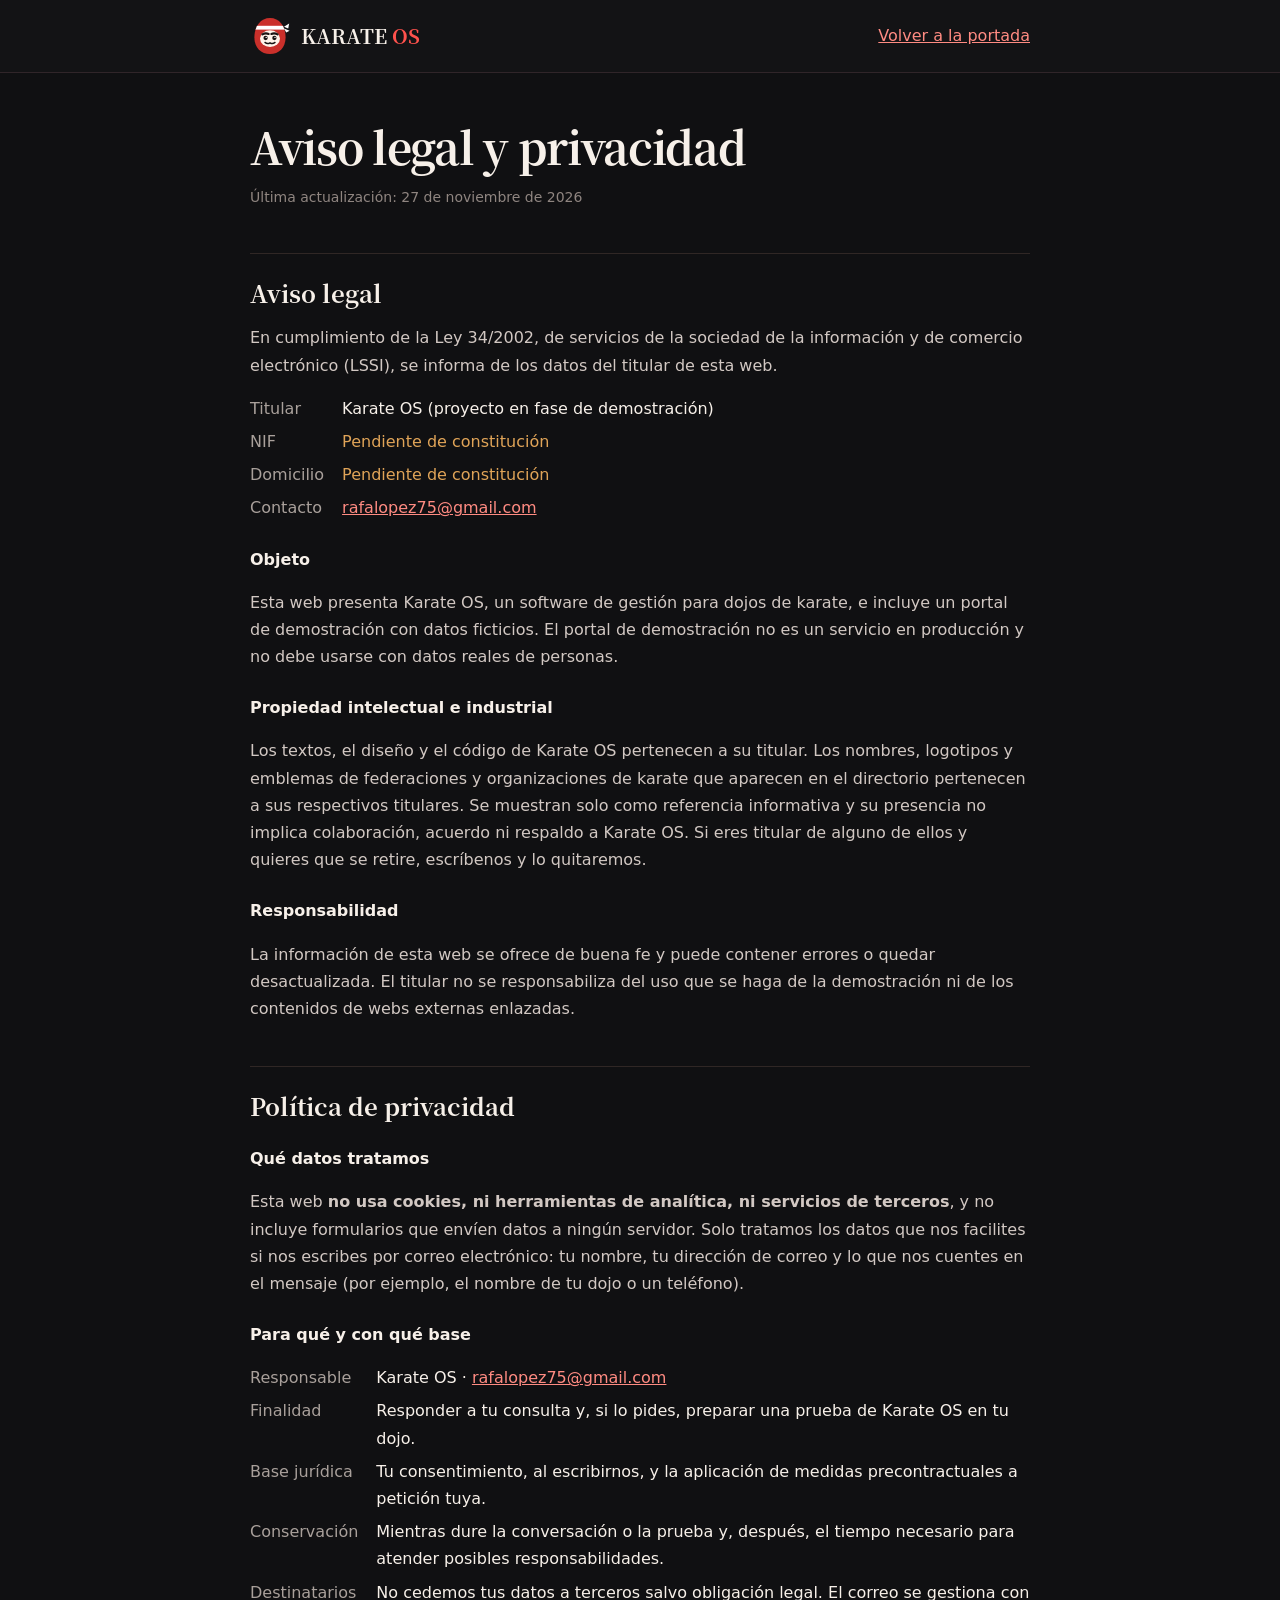
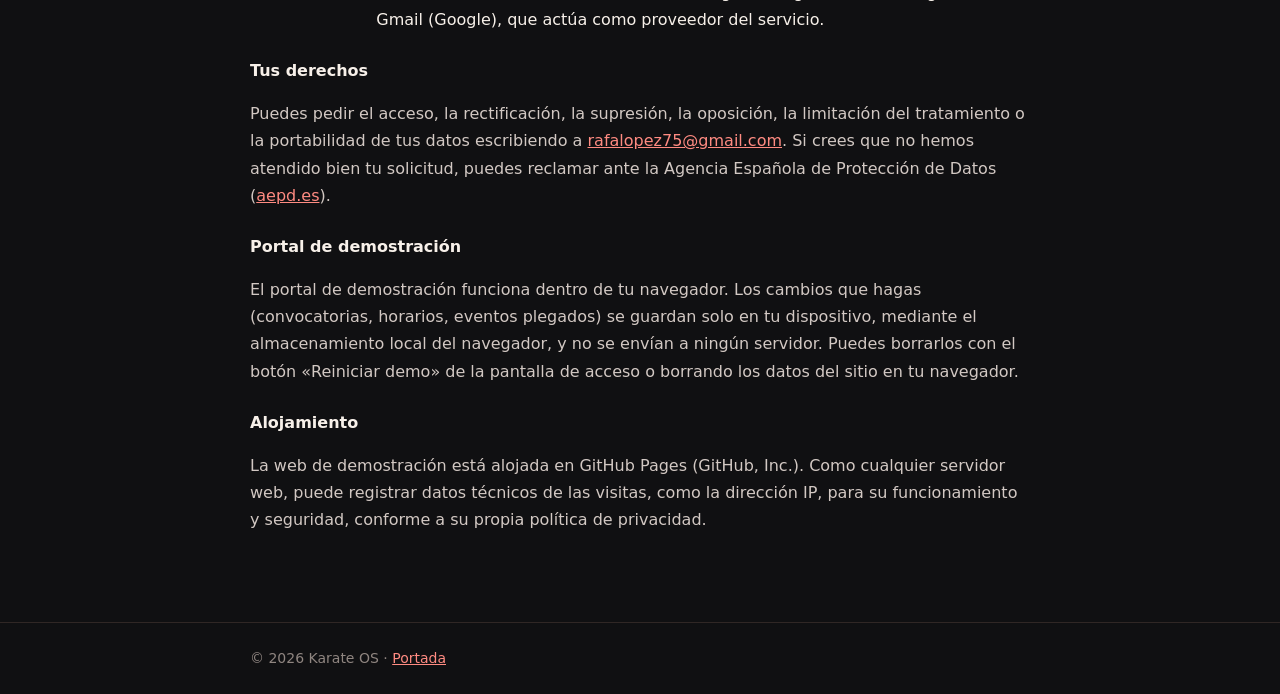
<file: legal.html>
<!doctype html>
<html lang="es">
<meta charset="utf-8">
<meta name="viewport" content="width=device-width,initial-scale=1">
<meta name="robots" content="noindex">
<title>Aviso legal y privacidad · Karate OS</title>
<link rel="icon" href="icono.svg" type="image/svg+xml">
<link rel="icon" href="favicon.png" type="image/png" sizes="64x64">
<style>
@font-face{font-family:"Noto Serif JP";src:url(noto-serif-jp-bold.woff) format("woff");font-weight:700;font-display:swap}
*{box-sizing:border-box}
body{margin:0;background:#101012;color:#f7f0e9;font:16px/1.7 system-ui,sans-serif}
a{color:#ff8b82}
header{border-bottom:1px solid #302529;background:#131315}
.wrap{width:min(780px,90%);margin:auto}
nav{min-height:72px;display:flex;align-items:center;justify-content:space-between;gap:16px}
.brand{display:inline-flex;align-items:center;gap:11px;color:#f7f0e9;text-decoration:none;font:700 20px/1 "Noto Serif JP",Georgia,serif}
.brand img{height:40px;width:auto}
.brand em{font-style:normal;color:#ff524d}
main{padding:48px 0 72px}
h1{font:700 clamp(30px,5vw,44px)/1.15 "Noto Serif JP",Georgia,serif;letter-spacing:-.03em;margin:0 0 8px}
h2{font:700 24px/1.25 "Noto Serif JP",Georgia,serif;margin:44px 0 10px;padding-top:24px;border-top:1px solid #302725}
h3{font-size:16px;margin:24px 0 4px}
p,li{color:#d2c8c3}
.meta{color:#8f8580;font-size:14px}
dl{display:grid;grid-template-columns:max-content 1fr;gap:6px 18px;margin:16px 0}
dt{color:#a9a09b}dd{margin:0}
.pending{color:#e0a458}
footer{border-top:1px solid #302725;padding:24px 0;color:#8f8580;font-size:14px}
@media(max-width:560px){dl{grid-template-columns:1fr}dt{margin-top:8px}}
</style>
<header><nav class="wrap"><a class="brand" href="index.html"><img src="daruma.svg" alt="" width="40" height="40"><span>KARATE <em>OS</em></span></a><a href="index.html">Volver a la portada</a></nav></header>
<main class="wrap">
<h1>Aviso legal y privacidad</h1>
<p class="meta">Última actualización: 27 de noviembre de 2026</p>

<h2 id="aviso-legal">Aviso legal</h2>
<p>En cumplimiento de la Ley 34/2002, de servicios de la sociedad de la información y de comercio electrónico (LSSI), se informa de los datos del titular de esta web.</p>
<dl>
<dt>Titular</dt><dd>Karate OS (proyecto en fase de demostración)</dd>
<dt>NIF</dt><dd class="pending">Pendiente de constitución</dd>
<dt>Domicilio</dt><dd class="pending">Pendiente de constitución</dd>
<dt>Contacto</dt><dd><a href="mailto:rafalopez75@gmail.com">rafalopez75@gmail.com</a></dd>
</dl>

<h3>Objeto</h3>
<p>Esta web presenta Karate OS, un software de gestión para dojos de karate, e incluye un portal de demostración con datos ficticios. El portal de demostración no es un servicio en producción y no debe usarse con datos reales de personas.</p>

<h3>Propiedad intelectual e industrial</h3>
<p>Los textos, el diseño y el código de Karate OS pertenecen a su titular. Los nombres, logotipos y emblemas de federaciones y organizaciones de karate que aparecen en el directorio pertenecen a sus respectivos titulares. Se muestran solo como referencia informativa y su presencia no implica colaboración, acuerdo ni respaldo a Karate OS. Si eres titular de alguno de ellos y quieres que se retire, escríbenos y lo quitaremos.</p>

<h3>Responsabilidad</h3>
<p>La información de esta web se ofrece de buena fe y puede contener errores o quedar desactualizada. El titular no se responsabiliza del uso que se haga de la demostración ni de los contenidos de webs externas enlazadas.</p>

<h2 id="privacidad">Política de privacidad</h2>

<h3>Qué datos tratamos</h3>
<p>Esta web <strong>no usa cookies, ni herramientas de analítica, ni servicios de terceros</strong>, y no incluye formularios que envíen datos a ningún servidor. Solo tratamos los datos que nos facilites si nos escribes por correo electrónico: tu nombre, tu dirección de correo y lo que nos cuentes en el mensaje (por ejemplo, el nombre de tu dojo o un teléfono).</p>

<h3>Para qué y con qué base</h3>
<dl>
<dt>Responsable</dt><dd>Karate OS · <a href="mailto:rafalopez75@gmail.com">rafalopez75@gmail.com</a></dd>
<dt>Finalidad</dt><dd>Responder a tu consulta y, si lo pides, preparar una prueba de Karate OS en tu dojo.</dd>
<dt>Base jurídica</dt><dd>Tu consentimiento, al escribirnos, y la aplicación de medidas precontractuales a petición tuya.</dd>
<dt>Conservación</dt><dd>Mientras dure la conversación o la prueba y, después, el tiempo necesario para atender posibles responsabilidades.</dd>
<dt>Destinatarios</dt><dd>No cedemos tus datos a terceros salvo obligación legal. El correo se gestiona con Gmail (Google), que actúa como proveedor del servicio.</dd>
</dl>

<h3>Tus derechos</h3>
<p>Puedes pedir el acceso, la rectificación, la supresión, la oposición, la limitación del tratamiento o la portabilidad de tus datos escribiendo a <a href="mailto:rafalopez75@gmail.com">rafalopez75@gmail.com</a>. Si crees que no hemos atendido bien tu solicitud, puedes reclamar ante la Agencia Española de Protección de Datos (<a href="https://www.aepd.es/" rel="noopener">aepd.es</a>).</p>

<h3>Portal de demostración</h3>
<p>El portal de demostración funciona dentro de tu navegador. Los cambios que hagas (convocatorias, horarios, eventos plegados) se guardan solo en tu dispositivo, mediante el almacenamiento local del navegador, y no se envían a ningún servidor. Puedes borrarlos con el botón «Reiniciar demo» de la pantalla de acceso o borrando los datos del sitio en tu navegador.</p>

<h3>Alojamiento</h3>
<p>La web de demostración está alojada en GitHub Pages (GitHub, Inc.). Como cualquier servidor web, puede registrar datos técnicos de las visitas, como la dirección IP, para su funcionamiento y seguridad, conforme a su propia política de privacidad.</p>
</main>
<footer><div class="wrap">© 2026 Karate OS · <a href="index.html">Portada</a></div></footer>
</html>
</file>
<file: nocturno.css>
:root {
  --night: #101012;
  --ink: #f7f0e9;
  --red: #ff6458;
}
body { background: var(--night); color: var(--ink); }
header { background: #131315; border-bottom-color: #302529; }
.brand { letter-spacing: -.045em; }
.btn { border-radius: 3px; }
.btn.primary { background: #ca302b; border-color: #ed534a; }

.hero { min-height: min(690px, 85svh); background: #141012; }
.hero .art {
  inset: 0 0 0 26%;
  overflow: hidden;
  background: #151012;
}
.art img {
  width: 100%;
  height: 100%;
  display: block;
  object-fit: cover;
  object-position: 77% 43%;
}
.art::before,
.art::after {
  content: "";
  position: absolute;
  inset: -16%;
  pointer-events: none;
}
.art::before {
  background:
    radial-gradient(ellipse at 46% 59%, #ef362696 0, #aa1b2348 22%, transparent 56%),
    linear-gradient(110deg, transparent 40%, #ff7a4e60 50%, transparent 62%);
  mix-blend-mode: screen;
  opacity: .55;
  animation: light-drift 12s ease-in-out infinite alternate;
}
.art::after {
  background: url(papel.png);
  mix-blend-mode: screen;
  opacity: .32;
  animation: grain-drift 1.4s steps(4, end) infinite;
}
@keyframes light-drift {
  from { transform: translate(-18%, 9%) rotate(-9deg); opacity: .36; }
  to { transform: translate(16%, -9%) rotate(6deg); opacity: .76; }
}
@keyframes grain-drift {
  0%, 100% { transform: translate(0, 0); }
  25% { transform: translate(7px, -8px); }
  50% { transform: translate(-6px, 4px); }
  75% { transform: translate(3px, 9px); }
}
.hero::before {
  background:
    linear-gradient(90deg, #101012 18%, #101012 27%, #101012ed 37%, #10101278 49%, transparent 67%),
    linear-gradient(0deg, #101012, transparent 25%);
}
.copy { padding: 62px 0; }
h1 {
  font-family: "Arial Black", system-ui, sans-serif;
  font-size: clamp(58px, 7.6vw, 108px);
  font-weight: 900;
  letter-spacing: -.075em;
  line-height: .95;
}
h1 span { color: var(--red); }
.motto {
  color: #dacbc3;
  margin-top: 28px;
  padding-top: 16px;
  border-top: 1px solid #a45d55;
  width: fit-content;
}
.features { background: #151416; }
@media (max-width: 730px) {
  .hero { min-height: 0; }
  .hero .art { inset: 0 0 auto; height: clamp(295px, 77vw, 470px); }
  .art img { object-position: 80% 44%; }
  .hero::before {
    height: clamp(295px, 77vw, 470px);
    background: linear-gradient(0deg,#101012 0%,#101012a0 16%,transparent 43%);
  }
  .copy { padding: clamp(265px, 71vw, 436px) 0 36px; }
  h1 { font-size: clamp(53px, 11.8vw, 78px); }
}
@media (prefers-reduced-motion: reduce) {
  html { scroll-behavior: auto; }
  .art::before, .art::after { animation: none; }
}

@font-face {
  font-family: "Noto Serif JP";
  src: url(noto-serif-jp-bold.woff) format("woff");
  font-style: normal;
  font-weight: 700;
  font-display: swap;
}

.brand {
  display: inline-flex;
  align-items: center;
  gap: 11px;
  font: 700 20px/1 "Noto Serif JP", Georgia, serif;
  letter-spacing: .035em;
}
.brand-seal {
  display: block;
  width: auto;
  height: 40px;
  margin: -2px 0;
}
h1, .features h2, .demo h2 {
  font-family: "Noto Serif JP", Georgia, serif;
  font-weight: 700;
}
h1 {
  font-size: clamp(56px, 7.1vw, 103px);
  line-height: 1.02;
  letter-spacing: -.065em;
}
@media (max-width: 730px) {
  h1 { font-size: clamp(49px, 11.2vw, 76px); }
}
@media (max-width: 380px) {
  .brand { gap: 8px; font-size: 17px; }
  nav .btn { padding-inline: 10px; font-size: 12px; }
}

/* Lema bajo el titular */
.lema { margin: -6px 0 14px; font: 700 clamp(19px, 2vw, 24px)/1.3 "Noto Serif JP", Georgia, serif; color: #ffb3a8; letter-spacing: .01em; }

/* Funciones con capturas reales del portal */
.features .kicker + h2 { margin-top: 12px; }
.showcase { display: grid; gap: clamp(40px, 6vw, 72px); margin: 40px 0 48px; }
.showcase-row { display: grid; grid-template-columns: 1fr 1.1fr; gap: clamp(28px, 5vw, 64px); align-items: center; }
.showcase-row:nth-child(even) > div { order: 2; }
.showcase-row h3 { font: 700 clamp(22px, 2.4vw, 30px)/1.2 "Noto Serif JP", Georgia, serif; margin: 12px 0 12px; letter-spacing: -.01em; }
.showcase-row p { color: #c6bdb8; line-height: 1.65; max-width: 460px; }
.showcase-row figure { margin: 0; }
.showcase-row img { display: block; width: 100%; height: auto; border: 1px solid #3b302f; border-radius: 12px; box-shadow: 0 24px 60px #000a, 0 0 0 6px #ffffff06; }
.showcase-row figcaption { margin-top: 10px; color: #8f8580; font-size: 12px; text-align: right; }
.grid.more { margin-top: 0; }

/* Piloto y contacto */
.pilot { border-top: 1px solid #302725; background: linear-gradient(180deg, #151213, #0d0d0e); padding: clamp(56px, 8vw, 96px) 0; }
.pilot-inner { display: grid; grid-template-columns: 1.15fr .85fr; gap: clamp(28px, 6vw, 72px); align-items: center; }
.pilot h2 { font: 700 clamp(29px, 4vw, 48px)/1.1 "Noto Serif JP", Georgia, serif; letter-spacing: -.04em; margin: 12px 0 14px; }
.pilot-inner > div > p { color: #c6bdb8; line-height: 1.65; max-width: 520px; }
.pilot-steps { list-style: none; counter-reset: paso; padding: 0; margin: 26px 0 0; display: grid; gap: 12px; }
.pilot-steps li { counter-increment: paso; display: grid; grid-template-columns: 34px 1fr; column-gap: 12px; align-items: baseline; }
.pilot-steps li::before { content: counter(paso); grid-row: span 2; display: grid; place-items: center; width: 30px; height: 30px; border: 1px solid #cb2427; border-radius: 50%; color: #ff8b82; font-weight: 800; font-size: 14px; }
.pilot-steps span { color: #a9a09b; font-size: 14px; }
.pilot-card h3 { font: 700 22px/1.2 "Noto Serif JP", Georgia, serif; margin-bottom: 8px; }
.pilot-card p { color: #c6bdb8; line-height: 1.6; margin-bottom: 18px; }
.pilot-card .btn { width: 100%; }
.pilot-card .pilot-mail { margin: 12px 0 18px; text-align: center; color: #d8cbc5; font-size: 14px; user-select: all; }
.pilot-alt { display: block; text-align: center; color: #ff8b82; font-size: 14px; text-decoration: underline; text-underline-offset: 3px; }

@media (max-width: 730px) {
  .showcase-row, .pilot-inner { grid-template-columns: 1fr; }
  .showcase-row:nth-child(even) > div { order: 0; }
  .showcase-row figcaption { text-align: left; }
}

/* Pie completo */
footer .foot { display: grid; grid-template-columns: 1fr 2fr; gap: 28px 48px; padding: 18px 0 6px; }
.foot-brand p { margin-top: 12px; color: #a9a09b; font: 700 15px/1.4 "Noto Serif JP", Georgia, serif; }
.foot-links { display: grid; grid-template-columns: repeat(3, 1fr); gap: 20px; }
.foot-links div { display: grid; gap: 8px; align-content: start; }
.foot-links strong { color: #f7f0e9; font-size: 13px; letter-spacing: .08em; text-transform: uppercase; }
.foot-links a { color: #b6aaa6; font-size: 14px; overflow-wrap: anywhere; }
.foot-links a:hover { color: #fff; }
.foot-copy { grid-column: 1 / -1; border-top: 1px solid #2a2324; padding-top: 16px; color: #7d7470; font-size: 12.5px; }
@media (max-width: 730px) {
  footer .foot, .foot-links { grid-template-columns: 1fr; }
}
</file>
<file: organizaciones.css>
.organizations{padding:clamp(50px,8vw,100px) 0 64px;background:radial-gradient(ellipse at 74% 0%,#341917 0,transparent 54%),#111012;border-top:1px solid #4b292a}
.org-heading{display:flex;align-items:center;justify-content:space-between;gap:20px;margin-bottom:24px}
.organizations h2,.organizations h3{font-family:"Noto Serif JP",Georgia,serif;font-weight:700}
.organizations h2{font-size:clamp(27px,4.5vw,54px);letter-spacing:-.04em;line-height:1.1}
.organizations h3{font-size:clamp(21px,2.3vw,29px);margin-bottom:15px}
.org-controls{display:flex;gap:7px;flex:none}
.org-controls button{width:38px;height:38px;border:1px solid #68494b;border-radius:7px;color:#fff4ea;background:#201719;font-size:21px}
.org-controls button:hover{background:#502724}
.organizations ul{list-style:none;margin:0;padding:0}
.org-directory{display:grid;grid-template-columns:1fr 1.45fr;gap:clamp(24px,6vw,84px);margin-top:43px}
.org-directory li{display:flex;gap:15px;align-items:center;min-height:65px;padding:11px 0;border-top:1px solid #3d3030}
.org-directory img{width:72px;height:46px;flex:none;object-fit:contain;background:#f5f1ee;border-radius:6px}
.org-directory strong{font-size:14px}
@media(max-width:620px){.org-heading{align-items:flex-start;flex-direction:column}.org-directory{grid-template-columns:1fr}}

.org-stage {
  --orbit-radius: clamp(142px, 22vw, 265px);
  --plate-width: clamp(116px, 19vw, 215px);
  position: relative;
  display: grid;
  place-items: center;
  min-height: clamp(300px, 35vw, 420px);
  overflow: hidden;
  isolation: isolate;
  perspective: 1050px;
  border-block: 1px solid #512b2c;
  background: radial-gradient(ellipse at 50% 43%, #652c27 0%, #2d1719 34%, #131012 72%);
}
.org-stage::before {
  content: "";
  position: absolute;
  z-index: -1;
  inset: 65% 12% 8%;
  border-radius: 50%;
  background: #ff624b26;
  filter: blur(30px);
}
.org-track {
  position: relative;
  width: var(--plate-width);
  height: clamp(166px, 23vw, 230px);
  transform-style: preserve-3d;
  transform: translateZ(calc(-1 * var(--orbit-radius))) rotateY(var(--orbit-angle, 0deg));
  transition: transform 850ms cubic-bezier(.22,.7,.22,1);
}
.org-track li {
  position: absolute;
  inset: 0;
  display: grid;
  align-content: center;
  justify-items: center;
  gap: 12px;
  padding: 12px;
  text-align: center;
  transform: rotateY(var(--plate-angle)) translateZ(var(--orbit-radius));
  backface-visibility: hidden;
  border: 1px solid #694341;
  border-radius: 11px;
  background: linear-gradient(150deg, #352827, #191416 72%);
  box-shadow: inset 0 1px #f9d0bb30, 0 10px 26px #02000170;
  opacity: .67;
  transition: opacity .65s, border-color .65s, box-shadow .65s;
}
.org-track li[data-active] {
  opacity: 1;
  border-color: #ea806e;
  box-shadow: inset 0 1px #ffd1b473, 0 14px 34px #02000199;
}
.organizations .org-track img {
  width: clamp(65px, 9vw, 104px);
  height: clamp(65px, 9vw, 104px);
  display: block;
  border-radius: 7px;
  background: #f5f1ee;
  object-fit: contain;
}
.org-track strong { font-size: clamp(12px, 1.5vw, 17px); }
.org-track small { font-size: clamp(10px, 1.15vw, 13px); color: #dfc8bb; }
.org-position { padding-top: 12px; text-align: center; color: #d8a499; font-size: 13px; letter-spacing: .08em; }
@media(max-width:620px) {
  .org-stage { perspective: 670px; }
}
@media(prefers-reduced-motion:reduce) {
  .org-track, .org-track li { transition: none; }
}

.org-stage {
  min-height: clamp(312px, 37vw, 435px);
  perspective: 1350px;
  border: 1px solid #483436;
  border-radius: 18px;
  background: radial-gradient(ellipse at 50% 38%, #39262a, #1c171a 58%, #141215);
}
.org-stage::before { inset: 66% 13% 12%; background: #a34e4030; }
.org-stage::after {
  content: "";
  position: absolute;
  z-index: -1;
  width: 79%;
  height: 24%;
  top: 61%;
  border: 1px solid #c2927835;
  border-radius: 50%;
  box-shadow: 0 0 25px #a449331a;
}
.org-track {
  --plate-width: clamp(119px,16vw,182px);
  height: clamp(140px,17vw,188px);
  transform: none;
  transition: none;
}
.org-track li {
  transform: translate3d(var(--x, 0px), var(--y, 0px), var(--z, 0px));
  opacity: var(--tone, 1);
  transition: none;
  border-color: rgb(229 178 151 / var(--edge, .35));
  background: linear-gradient(150deg,#30282a,#1e191c 70%);
  box-shadow: inset 0 1px #f3d4c12a, 0 12px 22px #08060880;
}
.organizations .org-track img { width:clamp(59px,7vw,83px);height:clamp(59px,7vw,83px); }
.org-controls button[data-toggle] { width:auto; min-width:100px; padding:0 12px; font-size:13px; }
@media(max-width:620px) { .org-stage { perspective:730px; } }

/* Tarjetas del carrusel: logo y texto centrados; el nombre nunca ensancha la tarjeta. */
.org-track li { grid-template-columns: minmax(0, 1fr); gap: 9px; }
.org-track li > div { display: grid; gap: 3px; width: 100%; min-width: 0; justify-items: center; }
.org-track strong { font-size: clamp(11px, 1.2vw, 15px); line-height: 1.2; text-wrap: balance; }
.org-track small { display: block; font-size: clamp(9.5px, 1vw, 12px); line-height: 1.25; text-wrap: balance; }
/* Listas de España y comunidades: nombre y subtítulo en líneas separadas. */
.org-directory li > div { display: grid; gap: 2px; min-width: 0; }
.org-directory small { color: #bfaea6; font-size: 12.5px; line-height: 1.35; }

/* Móvil: una tarjeta cada vez, grande y centrada; desliza con el dedo. */
.org-stage.is-single { min-height: 300px; perspective: none; touch-action: pan-y; }
.org-stage.is-single::after { display: none; }
.org-stage.is-single .org-track { --plate-width: min(240px, 68vw); height: 228px; }
.org-stage.is-single .org-track li { gap: 12px; padding: 18px 14px; transition: transform .6s cubic-bezier(.22,.7,.22,1), opacity .45s; }
.org-stage.is-single .org-track img { width: 104px; height: 104px; }
.org-stage.is-single .org-track strong { font-size: 16px; }
.org-stage.is-single .org-track small { font-size: 12.5px; }
.org-position[hidden] { display: none; }
@media (prefers-reduced-motion: reduce) { .org-stage.is-single .org-track li { transition: none; } }

/* Directorio: todos los emblemas en el mismo hueco cuadrado; el texto queda alineado aunque falte el logo. */
.org-directory img { width: 52px; height: 52px; padding: 4px; box-sizing: border-box; background: #fff; border-radius: 8px; }
.org-directory li:not(:has(img))::before { content: ""; flex: none; width: 52px; height: 52px; border: 1px dashed #4a3b3b; border-radius: 8px; }

/* Sección más compacta: el protagonismo es del producto. */
.organizations { padding: clamp(40px, 6vw, 64px) 0 44px; }
.organizations h2 { font-size: clamp(25px, 3.4vw, 40px); }
.org-stage:not(.is-single) { min-height: clamp(250px, 28vw, 330px); }
.org-directory { margin-top: 30px; }
.org-directory li { min-height: 58px; padding: 8px 0; }
.org-note { margin-top: 26px; color: #8f8580; font-size: 12.5px; line-height: 1.5; max-width: 720px; }
</file>
